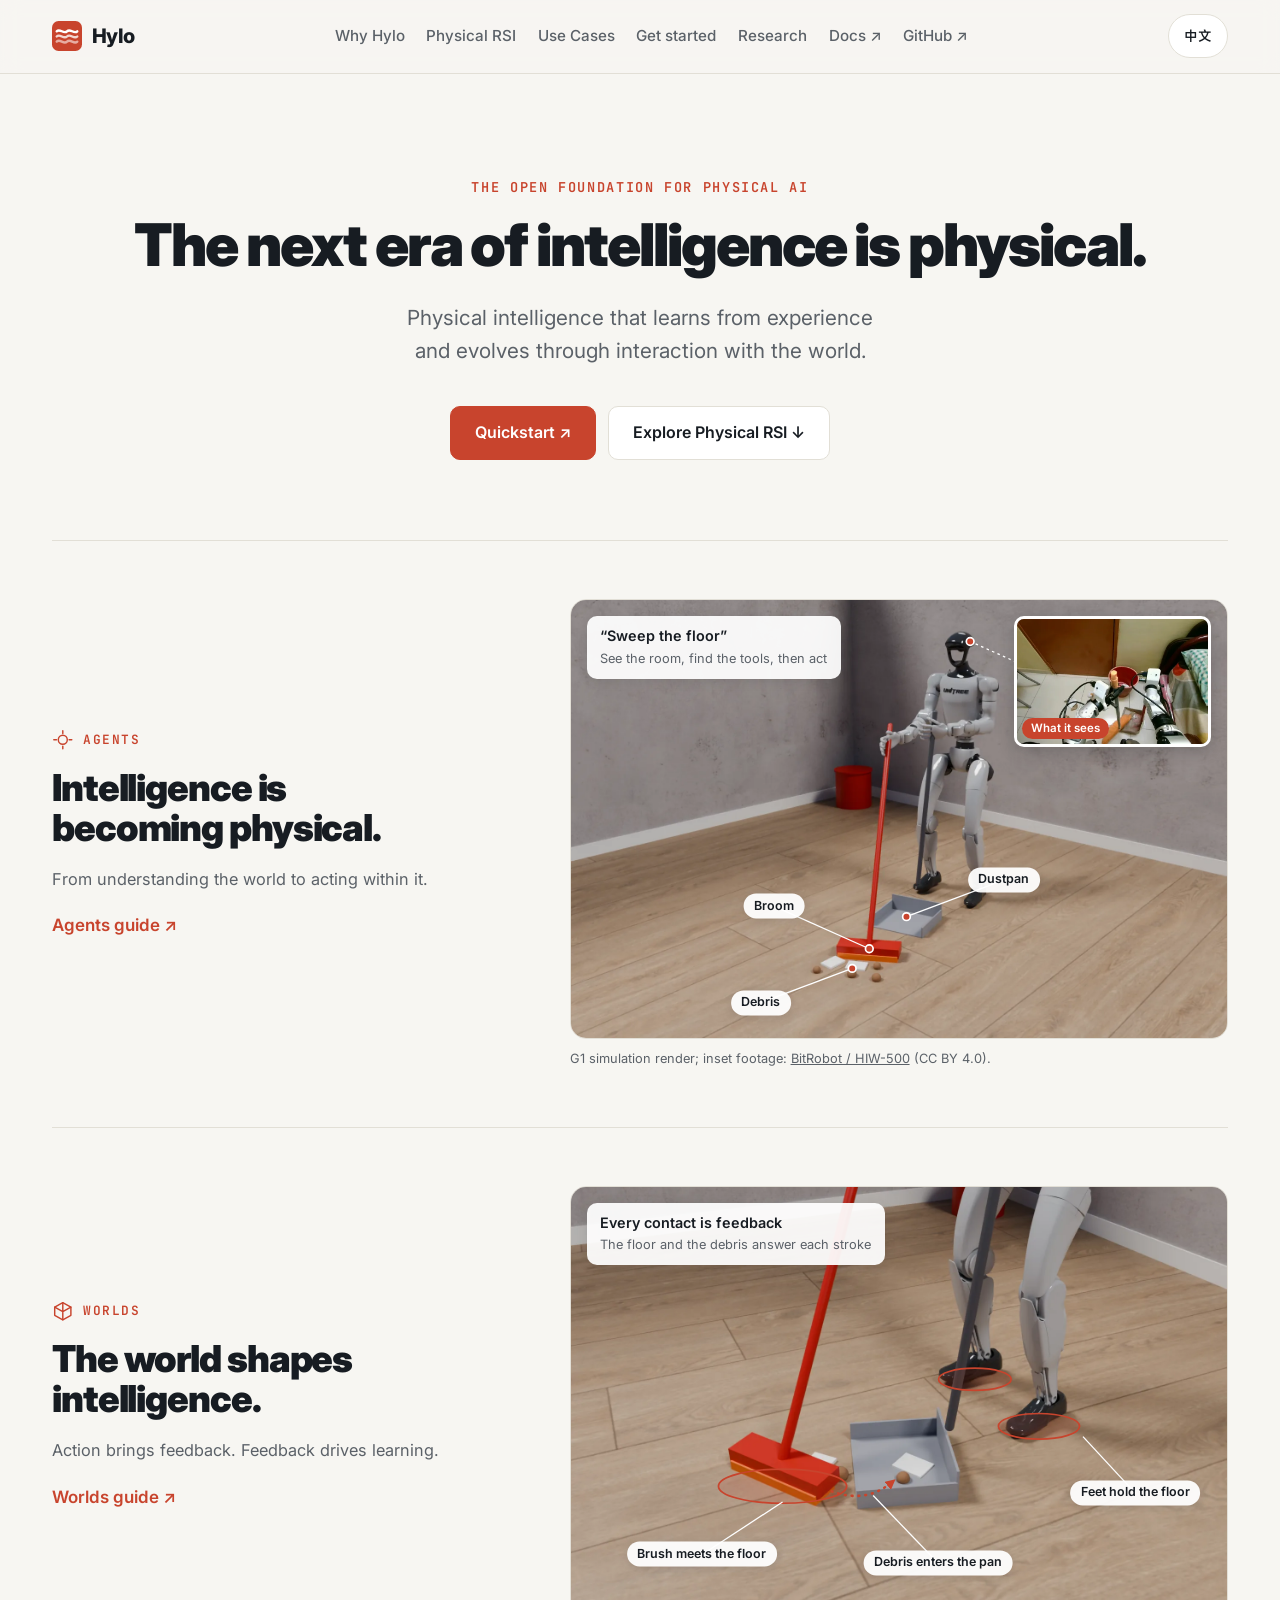
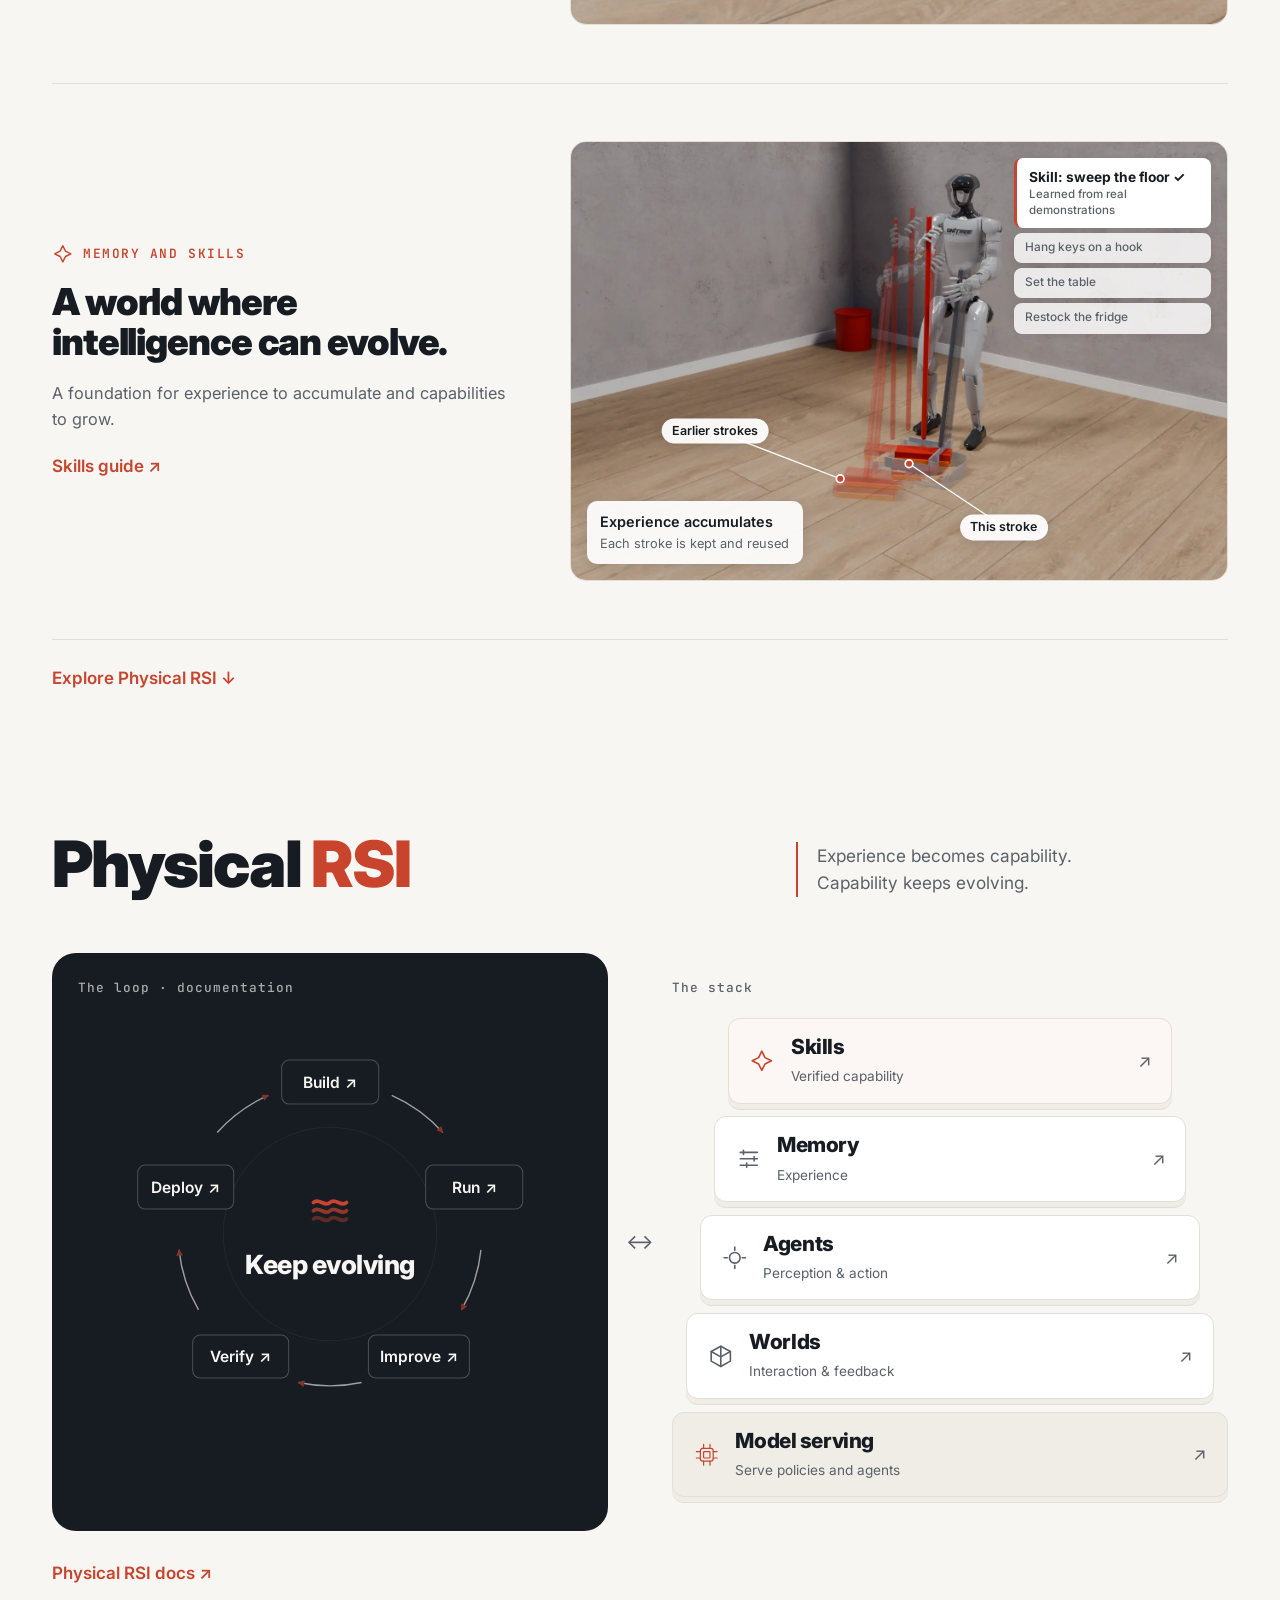
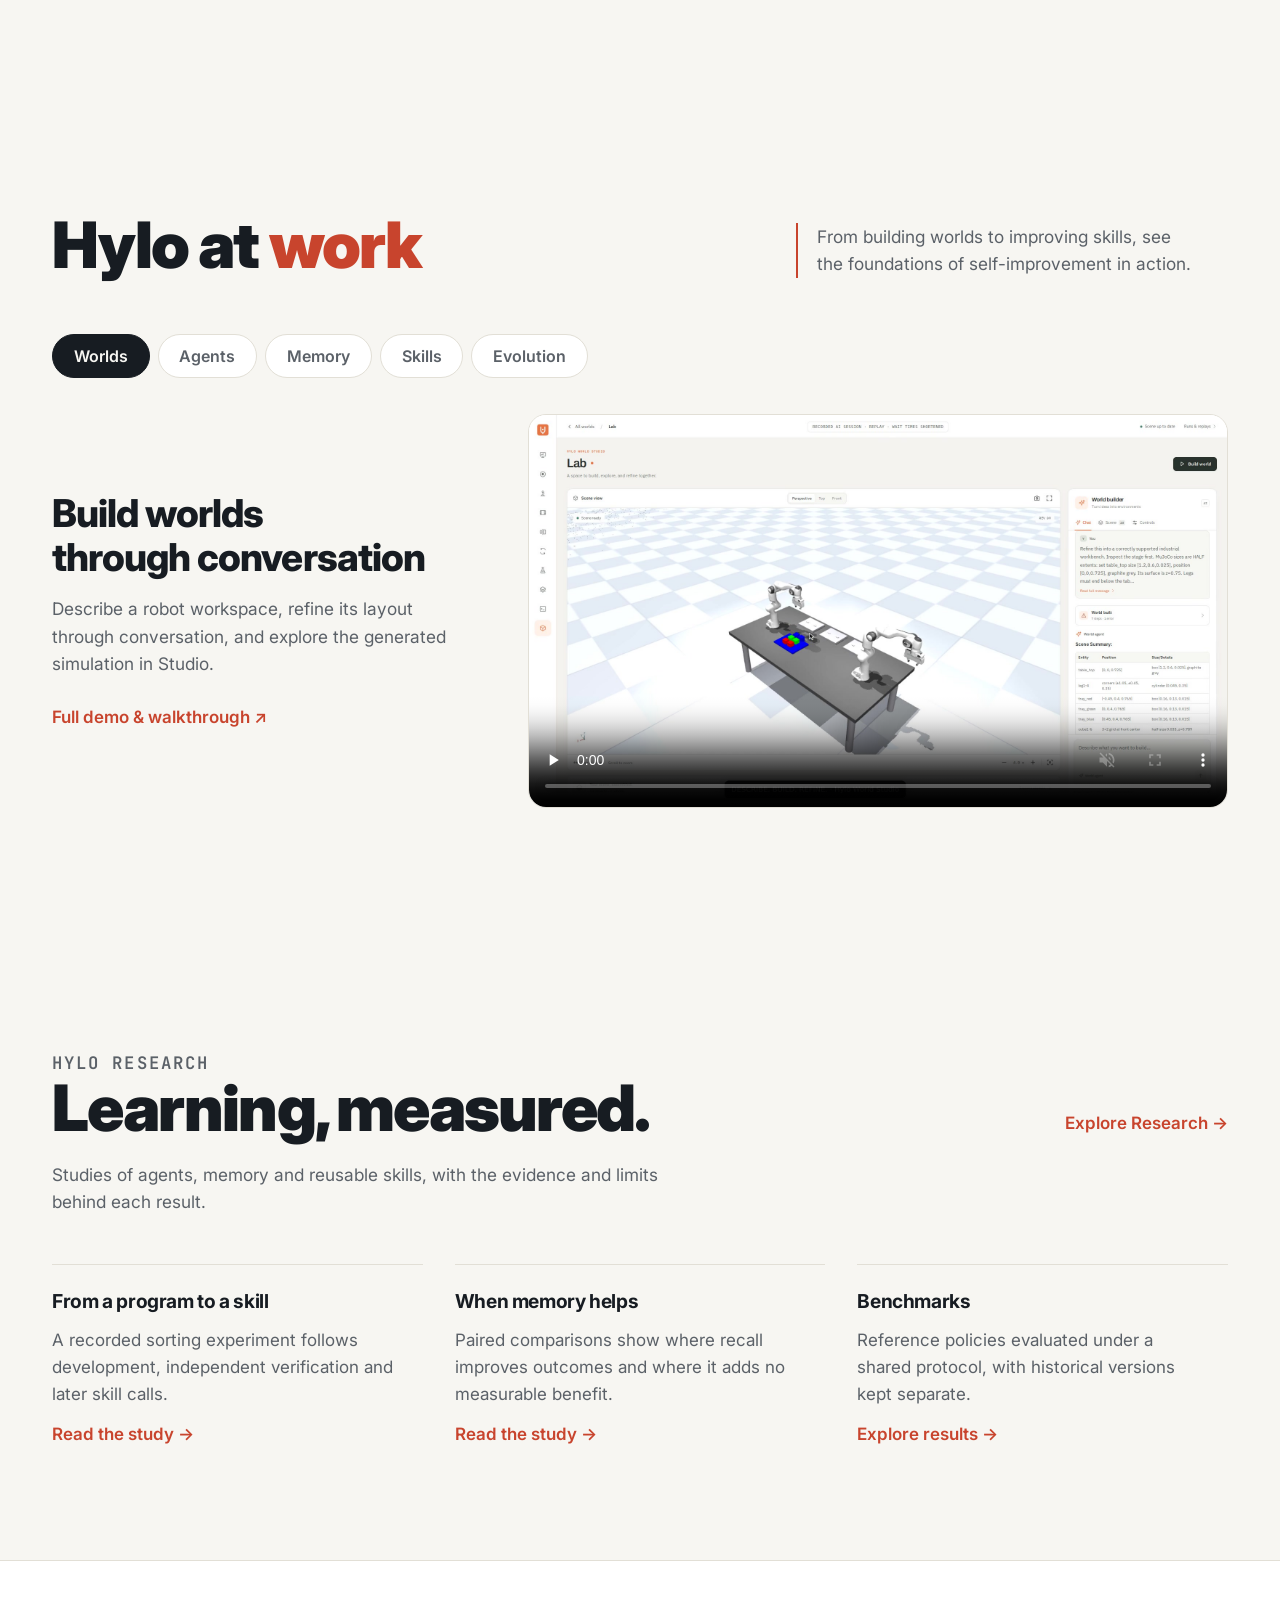
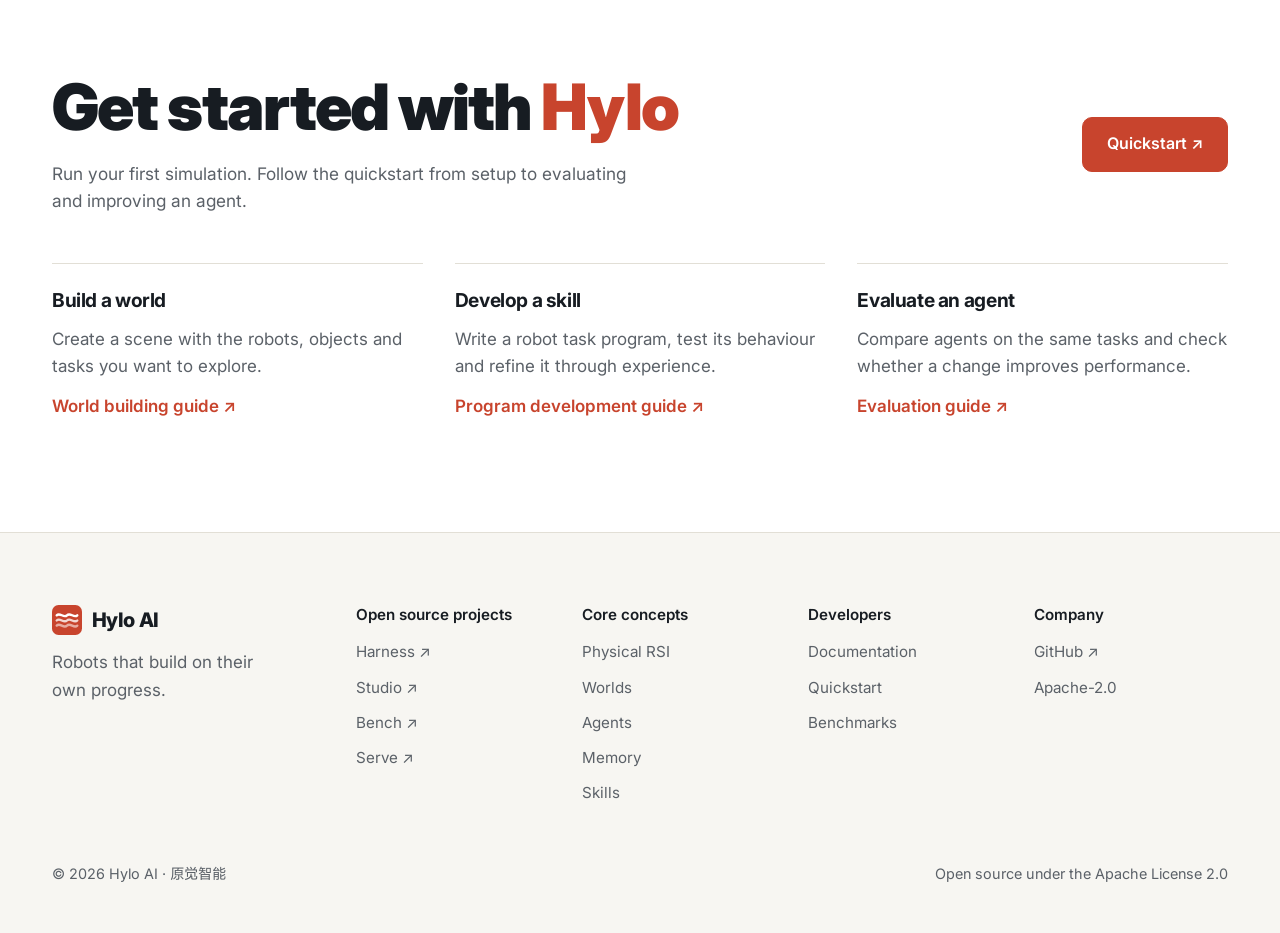
<file: index.html>
<!doctype html>
<html lang="en">
<head>
<meta charset="utf-8">
<meta name="viewport" content="width=device-width, initial-scale=1, viewport-fit=cover">
<title>Hylo AI</title>
<meta name="description" content="Physical intelligence that learns from experience and evolves through interaction with the world.">
<meta property="og:title" content="Hylo AI: the open foundation for physical AI">
<meta property="og:description" content="Physical intelligence that learns from experience and evolves through interaction with the world.">
<meta property="og:image" content="https://hyloai.github.io/assets/frame-6.jpg">
<link rel="icon" href="assets/logo.svg" type="image/svg+xml">
<link rel="preconnect" href="https://fonts.googleapis.com">
<link rel="preconnect" href="https://fonts.gstatic.com" crossorigin>
<link rel="stylesheet" href="https://fonts.googleapis.com/css2?family=Inter:wght@400;500;600;700;800;900&family=JetBrains+Mono:wght@400;500&display=swap">
<style>
/* Chinese: MiSans, self-hosted and subset to this page's characters (tools/subset_fonts.py) */
@font-face { font-family: "MiSans"; src: url("assets/fonts/misans-400.woff2") format("woff2"); font-weight: 400; font-display: swap; }
@font-face { font-family: "MiSans"; src: url("assets/fonts/misans-500.woff2") format("woff2"); font-weight: 500; font-display: swap; }
@font-face { font-family: "MiSans"; src: url("assets/fonts/misans-600.woff2") format("woff2"); font-weight: 600; font-display: swap; }
@font-face { font-family: "MiSans"; src: url("assets/fonts/misans-700.woff2") format("woff2"); font-weight: 700; font-display: swap; }
@font-face { font-family: "MiSans"; src: url("assets/fonts/misans-900.woff2") format("woff2"); font-weight: 800 900; font-display: swap; }
/* The page introduces the claim, the Physical RSI loop, five core concepts, recorded results, then a way in. Warm white, graphite, one cinnabar accent; few words per block. */
:root {
  --bg: #f7f6f2;
  --surface: #ffffff;
  --sunk: #efede6;
  --ink: #171c22;
  --muted: #5b6168;
  --line: #e2dfd6;
  --accent: #c8442d;
  --accent-ink: #ffffff;
  --kernel: #171c22;
  --kernel-ink: #f7f6f2;
  --figure: #ffffff;
  --font: "Inter", "MiSans", "PingFang SC", "Microsoft YaHei", "Helvetica Neue", Arial, sans-serif;
  --mono: "JetBrains Mono", "MiSans", ui-monospace, Menlo, Consolas, monospace;
  --wrap: 76rem;
}
@media (prefers-color-scheme: dark) {
  :root:not([data-theme="light"]) {
    --bg: #121416; --surface: #1a1d21; --sunk: #24282d; --ink: #eceae4; --muted: #a2a6ab; --line: #2b2f34;
    --accent: #e8664d; --accent-ink: #121416; --kernel: #eceae4; --kernel-ink: #121416;
    --figure: #f7f6f2; color-scheme: dark;
  }
}
:root[data-theme="dark"] {
  --bg: #121416; --surface: #1a1d21; --sunk: #24282d; --ink: #eceae4; --muted: #a2a6ab; --line: #2b2f34;
  --accent: #e8664d; --accent-ink: #121416; --kernel: #eceae4; --kernel-ink: #121416;
  --figure: #f7f6f2; color-scheme: dark;
}
* { box-sizing: border-box; }
html { scroll-behavior: smooth; -webkit-text-size-adjust: 100%; }
body { margin: 0; background: var(--bg); color: var(--ink); font: 400 17px/1.6 var(--font); }
html[lang="zh-CN"] body { line-height: 1.8; }
a { color: inherit; }
:focus-visible { outline: 2px solid var(--accent); outline-offset: 3px; border-radius: 3px; }
img { max-width: 100%; height: auto; display: block; }
/* keep a lone word or character off the last line of every paragraph */
p { text-wrap: pretty; }
/* short blocks: even lines, which also catches a lone Chinese character that pretty leaves behind */
.head p { text-wrap: balance; }
[hidden] { display: none !important; }
.wrap { max-width: var(--wrap); margin: 0 auto; padding-left: max(20px, env(safe-area-inset-left, 0px));
  padding-right: max(20px, env(safe-area-inset-right, 0px)); }
em { font-style: normal; color: var(--accent); }

/* navigation */
header.top { position: sticky; top: 0; z-index: 10; background: color-mix(in srgb, var(--bg) 90%, transparent);
  backdrop-filter: blur(10px); border-bottom: 1px solid var(--line); }
.top .wrap { display: flex; align-items: center; gap: 2rem; padding-block: .9rem; }
.brand { display: inline-flex; align-items: center; gap: .6rem; text-decoration: none; font: 800 1.25rem/1 var(--font);
  letter-spacing: -.02em; }
.brand img { width: 30px; height: 30px; }
nav.links { display: flex; gap: 1.35rem; margin: 0 auto; font-size: .95rem; font-weight: 500; }
nav.links a { color: var(--muted); text-decoration: none; }
nav.links a:hover { color: var(--ink); }
.menu-toggle { display: none; }
.lang, .menu-toggle { min-height: 44px; font: 600 .85rem var(--font); border: 1px solid var(--line); background: var(--surface); color: var(--ink);
  border-radius: 999px; padding: .38rem .95rem; cursor: pointer; }
.lang:hover, .menu-toggle:hover { border-color: var(--accent); }
@media (max-width: 1040px) {
  .top .wrap { flex-wrap: wrap; gap: .6rem; }
  .brand { order: 0; }
  .lang { order: 1; margin-left: auto; }
  .menu-toggle { display: inline-flex; align-items: center; justify-content: center; order: 2; }
  nav.links { display: none; order: 3; flex-basis: 100%; flex-direction: column; gap: 0;
    margin: .3rem 0 0; padding-top: .5rem; border-top: 1px solid var(--line);
    max-height: calc(100dvh - 5.5rem); overflow-y: auto; }
  .top.menu-open nav.links { display: flex; }
  nav.links a { padding: .65rem .4rem; min-height: 44px; }
}

/* buttons and links */
.btn { display: inline-flex; align-items: center; gap: .45rem; padding: .85rem 1.5rem; border-radius: 10px;
  font-weight: 600; font-size: 1rem; text-decoration: none; border: 1.5px solid var(--ink); }
.btn.primary { background: var(--accent); border-color: var(--accent); color: var(--accent-ink); }
.btn.primary:hover { filter: brightness(1.08); }
.btn.ghost { background: var(--surface); color: var(--ink); border-color: var(--line); }
.btn.ghost:hover { border-color: var(--ink); }
.more { color: var(--accent); font-weight: 600; text-decoration: none; white-space: nowrap; }
.more:hover { text-decoration: underline; text-underline-offset: 4px; }

/* hero */
.hero { padding-block: 6.5rem 5rem; text-align: center; }
h1 { font: 900 clamp(2.9rem, 7.2vw, 5.6rem)/1.02 var(--font); letter-spacing: -.035em; margin: 0 auto 1.6rem;
  max-width: 15ch; text-wrap: balance; }
html[lang="zh-CN"] h1 { letter-spacing: .01em; line-height: 1.18; max-width: none; font-size: clamp(2.2rem, 7.2vw, 5.6rem); }
.lede { font-size: clamp(1.1rem, 1.8vw, 1.3rem); color: var(--muted); max-width: 40rem; margin: 0 auto 2.4rem;
  text-wrap: balance; }
.cta { display: flex; flex-wrap: wrap; gap: .8rem; justify-content: center; }

.kicker { font: 600 .85rem var(--mono); letter-spacing: .12em; text-transform: uppercase; color: var(--accent);
  margin: 0 0 1.2rem; }

@media (max-width: 820px) { .hero { padding-block: 4rem 3.5rem; } }

/* hero headline */
.hero h1 { max-width: none; font-size: clamp(2.6rem, 6.4vw, 5.2rem); }
/* wide screens: the whole claim on one line */
@media (min-width: 1000px) {
  .hero h1, html[lang="zh-CN"] .hero h1 { font-size: clamp(2.6rem, 4.6vw, 3.8rem); white-space: nowrap; }
  .hero h1 br { display: none; }
}
html[lang="zh-CN"] .hero h1 { max-width: none; }

/* Why: each statement names the core concept it rests on (same icon as the stack below) and shows one recorded
   moment of the same Panda stacking task, from one camera: an agent acts, the world answers, a skill carries forward. */
#why { padding-top: 0; padding-bottom: 0; }
.thesis { border-top: 1px solid var(--line); display: grid; grid-template-columns: minmax(0, .85fr) minmax(0, 1.2fr);
  column-gap: clamp(2rem, 4vw, 3.5rem); align-items: center; padding-block: 3.6rem; }
.thesis .text { min-width: 0; max-width: 34rem; }
.concept { display: inline-flex; align-items: center; gap: .6rem; margin: 0 0 1.1rem; font: 600 .8rem var(--mono);
  letter-spacing: .12em; text-transform: uppercase; color: var(--accent); }
.concept svg { width: 1.35rem; height: 1.35rem; flex: none; }
.thesis h3 { margin: 0; font: 900 clamp(1.7rem, 2.9vw, 2.45rem)/1.08 var(--font); letter-spacing: -.03em; text-wrap: balance; }
html[lang="zh-CN"] .thesis h3 { letter-spacing: .01em; line-height: 1.3; font-size: clamp(1.45rem, 2.9vw, 2.45rem); }
.thesis .body p { margin: 1.1rem 0 1.3rem; color: var(--muted); font-size: 1.02rem; }
.thesis .shot { margin: 0; border: 0; background: transparent; border-radius: 0; overflow: visible; }
.thesis .frame { position: relative; border-radius: 16px; overflow: hidden; border: 1px solid var(--line); }
.thesis .frame img, .thesis .frame video { display: block; width: 100%; height: auto; aspect-ratio: 3 / 2; object-fit: cover; }
/* overlays: marks drawn in image pixels, labels placed in percent of the frame */
.marks { position: absolute; inset: 0; width: 100%; height: 100%; pointer-events: none; }
.marks .dot { fill: #c8442d; stroke: #fff; stroke-width: 4; }
.marks .lead { stroke: #fff; stroke-width: 3; }
.marks .dash { stroke-dasharray: 6 8; }
.marks .ring { fill: rgba(200, 68, 45, .14); stroke: #c8442d; stroke-width: 4; }
.marks .flow { fill: none; stroke: #c8442d; stroke-width: 6; stroke-linecap: round; stroke-dasharray: 2 14; }
.tag { position: absolute; left: var(--x); top: var(--y); transform: translate(-50%, -50%); padding: .28rem .65rem; border-radius: 999px;
  background: rgba(255, 255, 255, .94); color: #171c22; font: 600 .78rem/1.3 var(--font); white-space: nowrap;
  box-shadow: 0 2px 10px rgba(23, 28, 34, .12); }
.inset { position: absolute; right: 1rem; top: 1rem; width: 30%; margin: 0; }
.inset img { width: 100%; height: auto; border-radius: 10px; border: 3px solid #fff; box-shadow: 0 4px 16px rgba(23, 28, 34, .22); }
.inset span { position: absolute; left: .5rem; bottom: .5rem; padding: .2rem .55rem; border-radius: 999px; background: #c8442d; color: #fff;
  font: 600 .72rem/1.3 var(--font); }
.cards { position: absolute; right: 1rem; top: 1rem; width: 30%; display: grid; gap: .3rem; }
.card { margin: 0; padding: .45rem .7rem; border-radius: 8px; background: rgba(255, 255, 255, .82); color: #5b6168; font: 500 .74rem/1.35 var(--font);
  box-shadow: 0 2px 8px rgba(23, 28, 34, .08); }
.card.skill { background: #fff; color: #171c22; border-left: 3px solid #c8442d; padding: .6rem .75rem; }
.card.skill b { display: block; font-weight: 700; font-size: .86rem; }
.card.skill small { color: #5b6168; font-size: .72rem; }
@media (max-width: 720px) {
  .tag { font-size: .6rem; padding: .18rem .45rem; }
  .inset { right: .5rem; top: .5rem; width: 32%; } .inset span { font-size: .58rem; left: .3rem; bottom: .3rem; }
  .cards { right: .5rem; top: .5rem; width: 42%; gap: .2rem; } .card { font-size: .58rem; padding: .25rem .45rem; }
  .card.skill b { font-size: .64rem; } .card.skill small { display: none; }
}
/* the image is light in both themes, so the chip keeps fixed light colours */
.chip { position: absolute; left: 1rem; bottom: 1rem; max-width: calc(100% - 2rem); margin: 0; padding: .65rem .85rem;
  border-radius: 10px; background: rgba(255, 255, 255, .93); color: #171c22; box-shadow: 0 2px 12px rgba(23, 28, 34, .1);
  font: 600 .9rem/1.4 var(--font); }
.chip.top { top: 1rem; bottom: auto; }
.chip small { display: block; margin-top: .2rem; font: 400 .8rem/1.45 var(--font); color: #5b6168; }
.chip code { font: 500 .78rem var(--mono); color: #5b6168; }
.chip .verdict { display: inline-flex; align-items: center; gap: .45rem; }
.chip .verdict::before { content: ""; width: .55rem; height: .55rem; border-radius: 50%; background: var(--dot); }
.chip .fail { --dot: #b23030; }
.chip .pass { --dot: #228b54; }
.thesis figcaption { margin-top: .65rem; color: var(--muted); font-size: .8rem; }
.thesis-bridge { border-top: 1px solid var(--line); display: flex; align-items: center; justify-content: space-between;
  gap: 1.5rem; padding-block: 1.6rem; }
@media (max-width: 720px) { .thesis { grid-template-columns: minmax(0, 1fr); row-gap: 1.6rem; padding-block: 2.6rem; }
  .chip { left: .6rem; bottom: .6rem; max-width: calc(100% - 1.2rem); padding: .5rem .65rem; font-size: .8rem; }
  .chip.top { top: .6rem; bottom: auto; }
  .chip { max-width: 56%; } .chip small { display: none; }
  .thesis-bridge { align-items: flex-start; flex-direction: column; gap: .5rem; } }

/* section headings */
section { padding-block: 7rem; scroll-margin-top: 6rem; }
.head { display: grid; grid-template-columns: minmax(0, 1fr) minmax(0, 27rem); gap: 3rem; align-items: end; margin-bottom: 3.5rem; }
h2 { font: 900 clamp(2.3rem, 5vw, 4rem)/1.05 var(--font); letter-spacing: -.03em; margin: 0; text-wrap: balance; }
html[lang="zh-CN"] h2 { letter-spacing: .01em; line-height: 1.25; }
.head p { margin: 0; color: var(--muted); font-size: 1.08rem; border-left: 2px solid var(--accent); padding-left: 1.2rem; }
@media (max-width: 820px) { .head { grid-template-columns: minmax(0, 1fr); gap: 1.4rem; } section { padding-block: 4.5rem; } }

/* Physical RSI: a closed loop beside a layered capability stack. */
#loop, #stack { scroll-margin-top: 6rem; }
.rsi-system { display: grid; grid-template-columns: 1fr 1fr; gap: clamp(2rem, 5vw, 4.5rem); align-items: stretch; }
.orbit-panel { background: var(--kernel); color: var(--kernel-ink); border-radius: 24px; padding: 1.6rem; }
.diagram-label { margin: 0; font: 500 .8rem var(--mono); letter-spacing: .08em; }
.orbit-panel .diagram-label { opacity: .65; }
.orbit { position: relative; width: 100%; max-width: 460px; aspect-ratio: 1; margin: .5rem auto 0; }
.orbit-track { position: absolute; inset: 0; width: 100%; height: 100%; overflow: visible; }
.orbit-track .guide { fill: none; stroke: currentColor; opacity: .06; stroke-width: 1; }
.orbit-track .arc { fill: none; stroke: currentColor; opacity: .6; stroke-width: 1.5; }
.orbit-track marker path { fill: var(--accent); }
.orbit-center { position: absolute; inset: 34%; display: flex; flex-direction: column; align-items: center; justify-content: center; gap: .9rem; text-align: center; pointer-events: none; }
.orbit-center svg { width: 3rem; height: 3rem; color: var(--accent); }
.orbit-center strong { font: 800 clamp(1.15rem, 2.3vw, 1.65rem)/1.25 var(--font); white-space: nowrap; letter-spacing: -.02em; }
.orbit-steps { list-style: none; margin: 0; padding: 0; }
.orbit-steps li { position: absolute; left: var(--x); top: var(--y); transform: translate(-50%, -50%); }
.orbit-step { display: inline-flex; align-items: center; justify-content: center; gap: .3rem; min-height: 2.8rem; min-width: 6.1rem; padding: .5rem .7rem; border-radius: 8px;
  border: 1px solid color-mix(in srgb, var(--kernel-ink) 23%, transparent); background: var(--kernel); color: var(--kernel-ink);
  text-decoration: none; font: 600 .97rem var(--font); scroll-margin-top: 6rem; transition: color .18s, border-color .18s, background .18s; }
.orbit-step:hover, .orbit-step:focus-visible, .orbit-step:target { border-color: var(--accent); background: var(--accent); color: var(--accent-ink); }
.stack-panel { position: relative; display: flex; flex-direction: column; padding-block: 1.6rem; }
.stack-panel::before { content: "↔"; position: absolute; left: calc(clamp(2rem, 5vw, 4.5rem) / -2); top: 50%; transform: translate(-50%, -50%); color: var(--muted); font-size: 1.3rem; }
.stack-panel .diagram-label { color: var(--muted); }
.stack-layers { display: flex; flex-direction: column; align-items: center; gap: .8rem; margin: auto 0; padding-block: 1.4rem .5rem; }
.stack-layer { width: var(--width); min-height: 5rem; display: grid; grid-template-columns: 1.6rem minmax(0, 1fr) auto; column-gap: 1rem; align-items: center;
  padding: 1rem 1.3rem; border: 1px solid var(--line); border-radius: 12px; background: var(--surface); text-decoration: none;
  box-shadow: 0 5px 0 var(--sunk), 0 6px 0 var(--line); transition: transform .18s, border-color .18s; }
.stack-layer svg { width: 1.6rem; height: 1.6rem; color: var(--muted); }
.stack-layer .layer-name { font: 800 1.3rem/1.2 var(--font); letter-spacing: -.02em; }
.stack-layer .layer-role { display: block; color: var(--muted); font: 400 .85rem/1.5 var(--font); margin-top: .25rem; }
.stack-layer .layer-arrow { color: var(--muted); font-size: 1.1rem; }
.stack-layer:first-child { background: color-mix(in srgb, var(--accent) 5%, var(--surface)); }
.stack-layer:first-child svg { color: var(--accent); }
.stack-layer.engine-layer { background: var(--sunk); }
.stack-layer.engine-layer svg { color: var(--accent); }
.stack-layer:hover, .stack-layer:focus-visible { border-color: var(--accent); transform: translateY(-3px); }
.stack-layer:hover .layer-name, .stack-layer:focus-visible .layer-name { color: var(--accent); }
.rsi-more { margin: 1.8rem 0 0; }
@media (max-width: 820px) {
  .rsi-system { grid-template-columns: minmax(0, 1fr); gap: 2.2rem; }
  .orbit-panel { padding: 1.4rem; }
  .orbit { max-width: 430px; }
  .stack-panel { padding: 0; max-width: 520px; width: 100%; margin-inline: auto; }
  .stack-panel::before { display: none; }
  .stack-layers { padding-block: 1.4rem .5rem; }
  .rsi-more { margin-top: 2rem; }
}
@media (max-width: 420px) {
  .orbit-panel { padding: 1rem; border-radius: 18px; }
  .orbit-step { min-width: 4.7rem; min-height: 2.4rem; padding: .4rem .5rem; font-size: .8rem; }
  .orbit-center { gap: .5rem; }
  .orbit-center svg { width: 2.2rem; height: 2.2rem; }
  .orbit-center strong { font-size: 1rem; }
  .stack-layer { min-height: 4.6rem; padding: .9rem 1rem; column-gap: .8rem; }
  .stack-layer .layer-name { font-size: 1.15rem; }
}
.rsi-system:has(.stack-layer[data-stages~="build"]:is(:hover, :focus-visible)) #rsi-build { border-color: var(--accent); background: var(--accent); color: var(--accent-ink); }
.rsi-system:has(#rsi-build:is(:hover, :focus-visible, :target)) .stack-layer[data-stages~="build"] { border-color: var(--accent); }
.rsi-system:has(.stack-layer[data-stages~="run"]:is(:hover, :focus-visible)) #rsi-run { border-color: var(--accent); background: var(--accent); color: var(--accent-ink); }
.rsi-system:has(#rsi-run:is(:hover, :focus-visible, :target)) .stack-layer[data-stages~="run"] { border-color: var(--accent); }
.rsi-system:has(.stack-layer[data-stages~="improve"]:is(:hover, :focus-visible)) #rsi-improve { border-color: var(--accent); background: var(--accent); color: var(--accent-ink); }
.rsi-system:has(#rsi-improve:is(:hover, :focus-visible, :target)) .stack-layer[data-stages~="improve"] { border-color: var(--accent); }
.rsi-system:has(.stack-layer[data-stages~="verify"]:is(:hover, :focus-visible)) #rsi-verify { border-color: var(--accent); background: var(--accent); color: var(--accent-ink); }
.rsi-system:has(#rsi-verify:is(:hover, :focus-visible, :target)) .stack-layer[data-stages~="verify"] { border-color: var(--accent); }
.rsi-system:has(.stack-layer[data-stages~="deploy"]:is(:hover, :focus-visible)) #rsi-deploy { border-color: var(--accent); background: var(--accent); color: var(--accent-ink); }
.rsi-system:has(#rsi-deploy:is(:hover, :focus-visible, :target)) .stack-layer[data-stages~="deploy"] { border-color: var(--accent); }
@media (prefers-reduced-motion: reduce) { .orbit-step, .stack-layer { transition: none; } .stack-layer:hover, .stack-layer:focus-visible { transform: none; } }

/* examples */
.tabs { display: flex; flex-wrap: wrap; gap: .5rem; margin-bottom: 2.2rem; }
.tabs button { font: 600 1rem var(--font); padding: .7rem 1.3rem; border-radius: 999px; border: 1px solid var(--line);
  background: var(--surface); color: var(--muted); cursor: pointer; }
.tabs button[aria-selected="true"] { background: var(--ink); border-color: var(--ink); color: var(--bg); }
.panel { display: grid; grid-template-columns: minmax(0, .75fr) minmax(0, 1.25fr); gap: 3.5rem; align-items: center; }
.panel h3 { font: 800 clamp(1.7rem, 3vw, 2.4rem)/1.15 var(--font); letter-spacing: -.025em; margin: 0 0 1rem; text-wrap: balance; }
html[lang="zh-CN"] .panel h3 { letter-spacing: .01em; line-height: 1.35; }
.panel p { margin: 0 0 1.6rem; color: var(--muted); font-size: 1.08rem; }
.shot { border-radius: 18px; overflow: hidden; border: 1px solid var(--line); background: var(--figure); }
.shot.pad { padding: 1rem; }
.bars { background: var(--surface); border: 1px solid var(--line); border-radius: 18px; padding: 2rem; display: grid; gap: 1.5rem; }
.legend { display: flex; flex-wrap: wrap; gap: 1.4rem; font-size: .92rem; color: var(--muted); }
.legend i { display: inline-block; width: .8rem; height: .8rem; border-radius: 3px; margin-right: .45rem; vertical-align: -1px; }
.row h4 { margin: 0 0 .6rem; font: 600 1rem var(--font); }
.bar { display: grid; grid-template-columns: minmax(0, 1fr) 3.4rem; gap: .8rem; align-items: center; margin-bottom: .4rem; }
.bar div { height: 1.1rem; border-radius: 4px; background: var(--sunk); overflow: hidden; }
.bar div span { display: block; height: 100%; border-radius: 4px; }
.bar b { font: 600 .92rem var(--mono); text-align: right; }
.parent { background: color-mix(in srgb, var(--muted) 60%, transparent); }
.cand { background: var(--accent); }
.bars .note { margin: 0; font-weight: 600; display: flex; align-items: center; gap: .6rem; }
.bars .note::before { content: ""; width: .6rem; height: .6rem; border-radius: 50%; background: var(--accent); }
@media (max-width: 900px) { .panel { grid-template-columns: minmax(0, 1fr); gap: 2rem; } }

/* getting started */
#start { background: var(--surface); border-top: 1px solid var(--line); scroll-margin-top: 6rem; }
.start-intro { display: flex; align-items: center; justify-content: space-between; gap: 2rem; margin-bottom: 3rem; }
.start-intro p { color: var(--muted); max-width: 38rem; margin: 1.2rem 0 0; font-size: 1.08rem; }
.start-intro .btn { flex-shrink: 0; }
.paths { display: grid; grid-template-columns: repeat(3, minmax(0, 1fr)); gap: 2rem; }
.path { border-top: 1px solid var(--line); padding-top: 1.5rem; display: flex; flex-direction: column; gap: .8rem; }
.path h3 { font: 700 1.2rem/1.3 var(--font); letter-spacing: -.02em; margin: 0; }
html[lang="zh-CN"] .path h3 { letter-spacing: .01em; }
.path p { margin: 0; color: var(--muted); flex: 1; }
@media (max-width: 820px) {
  .start-intro { flex-direction: column; align-items: flex-start; }
  .paths { grid-template-columns: minmax(0, 1fr); }
}

/* footer */
footer { padding-block: 4.5rem 3rem; border-top: 1px solid var(--line); }
.foot { display: grid; grid-template-columns: minmax(0, 1.4fr) repeat(4, minmax(0, 1fr)); gap: 2rem; }
.foot .brand { margin-bottom: .9rem; }
.foot .claim { color: var(--muted); margin: 0; max-width: 18rem; }
.foot h4 { margin: 0 0 .9rem; font: 600 .95rem var(--font); }
.foot ul { list-style: none; margin: 0; padding: 0; display: grid; gap: .5rem; }
.foot ul a { color: var(--muted); text-decoration: none; font-size: .95rem; }
.foot ul a:hover { color: var(--accent); }
.legal { margin-top: 3.5rem; display: flex; flex-wrap: wrap; justify-content: space-between; gap: 1rem; color: var(--muted); font-size: .9rem; }
@media (max-width: 900px) { .foot { grid-template-columns: repeat(2, minmax(0, 1fr)); } .foot > div:first-child { grid-column: 1 / -1; } }
@media (prefers-reduced-motion: reduce) { html { scroll-behavior: auto; } }

/* Chinese typography: Bold rather than Heavy for display text, no monospace tracking on labels,
   headings break only at punctuation */
html[lang="zh-CN"] :is(h1, h2, .thesis h3, .panel h3) { font-weight: 700; }
html[lang="zh-CN"] :is(.orbit-center strong, .stack-layer .layer-name) { font-weight: 700; }
html[lang="zh-CN"] :is(h1, h2, h3) { word-break: keep-all; overflow-wrap: anywhere; }
html[lang="zh-CN"] :is(.kicker, .concept, .diagram-label) { font-family: var(--font); font-weight: 500; letter-spacing: .04em;
  text-transform: none; }
html[lang="zh-CN"] .kicker { font-size: .95rem; }
html[lang="zh-CN"] .concept { font-size: .9rem; }
</style>
</head>
<body>
<header class="top">
  <div class="wrap">
    <a class="brand" href="#"><img src="assets/logo.svg" alt="" width="30" height="30">Hylo</a>
    <button class="menu-toggle" id="menu-toggle" type="button" aria-controls="site-nav" aria-expanded="false" data-i18n="nav.menu">Menu</button>
    <nav class="links" id="site-nav" aria-label="Main navigation" data-i18n-aria-label="nav.label">
      <a href="#why" data-i18n="nav.why">Why Hylo</a>
      <a href="#loop" data-i18n="nav.loop">Physical RSI</a>
      <a href="#work" data-i18n="nav.work">Use Cases</a>
      <a href="#start" data-i18n="nav.start">Get started</a>
      <a href="/research/" data-i18n="nav.research">Research</a>
      <a href="https://hyloai.github.io/hylo-docs/" data-i18n="nav.docs">Docs ↗</a>
      <a href="https://github.com/HyloAI">GitHub ↗</a>
    </nav>
    <button class="lang" id="lang" type="button" aria-label="切换到中文">中文</button>
  </div>
</header>
<main>
<div class="hero">
  <div class="wrap">
    <p class="kicker" data-i18n="hero.kicker">The open foundation for physical AI</p>
    <h1 data-i18n="hero.title">The next era of intelligence <br>is physical.</h1>
    <p class="lede" data-i18n="hero.lede">Physical intelligence that learns from experience and evolves through interaction with the world.</p>
    <div class="cta">
      <a class="btn primary" href="https://hyloai.github.io/hylo-docs/getting-started/quickstart/" data-i18n="hero.start">Quickstart ↗</a>
      <a class="btn ghost" href="#loop" data-i18n="hero.stack">Explore Physical RSI ↓</a>
    </div>
  </div>
</div>

<section id="why" tabindex="-1">
  <div class="wrap">
    <article class="thesis">
      <div class="text">
        <p class="concept"><svg viewBox="0 0 24 24" fill="none" stroke="currentColor" stroke-width="1.6" stroke-linecap="round" stroke-linejoin="round" aria-hidden="true"><circle cx="12" cy="12" r="5"/><path d="M12 2v3M12 19v3M2 12h3M19 12h3"/></svg><span data-i18n="w1.c">Agents</span></p>
        <h3 data-i18n="w1.t">Intelligence is becoming physical.</h3>
        <div class="body">
          <p data-i18n="w1.d">From understanding the world to acting within it.</p>
          <a class="more" href="https://hyloai.github.io/hylo-docs/user-guide/agents/" data-i18n="w1.more">Agents guide ↗</a>
        </div>
      </div>
      <figure class="shot">
        <div class="frame">
          <img src="assets/thesis-act.webp" data-i18n-alt="w1.alt" alt="A G1 humanoid sweeps a room; its broom, dustpan and the debris on the floor are labelled, and an inset shows the real robot's head camera." width="1536" height="1024" loading="lazy" decoding="async">
          <svg class="marks" viewBox="0 0 1536 1024" aria-hidden="true"><defs><marker id="a1" viewBox="0 0 10 10" refX="6" refY="5" markerWidth="4" markerHeight="4" orient="auto"><path d="M0 0L10 5L0 10Z" fill="#c8442d"/></marker></defs><line class="lead" x1="698" y1="816" x2="476" y2="717"/><circle class="dot" cx="698" cy="816" r="9"/><line class="lead" x1="785" y1="741" x2="1014" y2="655"/><circle class="dot" cx="785" cy="741" r="9"/><line class="lead" x1="658" y1="862" x2="445" y2="942"/><circle class="dot" cx="658" cy="862" r="9"/><line class="lead dash" x1="934" y1="97" x2="1037" y2="143"/><circle class="dot" cx="934" cy="97" r="9"/></svg>
          <span class="tag" style="--x:31%;--y:70%" data-i18n="w1.t1">Broom</span><span class="tag" style="--x:66%;--y:64%" data-i18n="w1.t2">Dustpan</span><span class="tag" style="--x:29%;--y:92%" data-i18n="w1.t3">Debris</span>
          <div class="inset"><img src="assets/thesis-act-headcam.webp" alt="" width="640" height="480" loading="lazy"><span data-i18n="w1.t4">What it sees</span></div>
          <p class="chip top"><span data-i18n="w1.chip">“Sweep the floor”</span><small data-i18n="w1.chips">See the room, find the tools, then act</small></p>
        </div>
        <figcaption data-i18n="w1.cap">G1 simulation render; inset footage: <a href="https://huggingface.co/datasets/BitRobot/HIW-500-LeRobot">BitRobot / HIW-500</a> (CC BY 4.0).</figcaption>
      </figure>
    </article>
    <article class="thesis">
      <div class="text">
        <p class="concept"><svg viewBox="0 0 24 24" fill="none" stroke="currentColor" stroke-width="1.6" stroke-linecap="round" stroke-linejoin="round" aria-hidden="true"><path d="M12 3l9 5v9l-9 5-9-5V8Z"/><path d="M3 8l9 5 9-5M12 13v9M12 3v10"/></svg><span data-i18n="w2.c">Worlds</span></p>
        <h3 data-i18n="w2.t">The world shapes intelligence.</h3>
        <div class="body">
          <p data-i18n="w2.d">Action brings feedback. Feedback drives learning.</p>
          <a class="more" href="https://hyloai.github.io/hylo-docs/user-guide/worlds/" data-i18n="w2.more">Worlds guide ↗</a>
        </div>
      </div>
      <figure class="shot">
        <div class="frame">
          <img src="assets/thesis-feedback.webp" data-i18n-alt="w2.alt" alt="Close-up: the robot's feet on the floor and its broom pushing debris into the dustpan, with the contacts and the debris path marked." width="1536" height="1024" loading="lazy" decoding="async">
          <svg class="marks" viewBox="0 0 1536 1024" aria-hidden="true"><defs><marker id="a2" viewBox="0 0 10 10" refX="6" refY="5" markerWidth="4" markerHeight="4" orient="auto"><path d="M0 0L10 5L0 10Z" fill="#c8442d"/></marker></defs><ellipse class="ring" cx="1095" cy="560" rx="95" ry="30"/><ellipse class="ring" cx="945" cy="450" rx="85" ry="26"/><ellipse class="ring" cx="495" cy="700" rx="150" ry="40"/><path class="flow" d="M610 712 Q690 742 752 690" marker-end="url(#a2)"/><line class="lead" x1="1198" y1="584" x2="1321" y2="717"/><line class="lead" x1="495" y1="737" x2="307" y2="860"/><line class="lead" x1="707" y1="722" x2="860" y2="881"/></svg>
          <span class="tag" style="--x:86%;--y:70%" data-i18n="w2.t1">Feet hold the floor</span><span class="tag" style="--x:20%;--y:84%" data-i18n="w2.t2">Brush meets the floor</span><span class="tag" style="--x:56%;--y:86%" data-i18n="w2.t3">Debris enters the pan</span>
          <p class="chip top"><span data-i18n="w2.chip">Every contact is feedback</span><small data-i18n="w2.chips">The floor and the debris answer each stroke</small></p>
        </div>
      </figure>
    </article>
    <article class="thesis">
      <div class="text">
        <p class="concept"><svg viewBox="0 0 24 24" fill="none" stroke="currentColor" stroke-width="1.6" stroke-linecap="round" stroke-linejoin="round" aria-hidden="true"><path d="M12 3l3 6 6 3-6 3-3 6-3-6-6-3 6-3Z"/></svg><span data-i18n="w3.c">Memory and skills</span></p>
        <h3 data-i18n="w3.t">A world where intelligence can evolve.</h3>
        <div class="body">
          <p data-i18n="w3.d">A foundation for experience to accumulate and capabilities to grow.</p>
          <a class="more" href="https://hyloai.github.io/hylo-docs/user-guide/skills/" data-i18n="w3.more">Skills guide ↗</a>
        </div>
      </div>
      <figure class="shot">
        <div class="frame">
          <img src="assets/thesis-evolve.webp" data-i18n-alt="w3.alt" alt="Seven moments of one sweeping stroke layered as fading traces, with a stack of experience cards; the top card is the sweeping skill." width="1536" height="1024" loading="lazy" decoding="async">
          <svg class="marks" viewBox="0 0 1536 1024" aria-hidden="true"><defs><marker id="a3" viewBox="0 0 10 10" refX="6" refY="5" markerWidth="4" markerHeight="4" orient="auto"><path d="M0 0L10 5L0 10Z" fill="#c8442d"/></marker></defs><line class="lead" x1="630" y1="788" x2="338" y2="676"/><circle class="dot" cx="630" cy="788" r="9"/><line class="lead" x1="791" y1="753" x2="1014" y2="901"/><circle class="dot" cx="791" cy="753" r="9"/></svg>
          <span class="tag" style="--x:22%;--y:66%" data-i18n="w3.t1">Earlier strokes</span><span class="tag" style="--x:66%;--y:88%" data-i18n="w3.t2">This stroke</span>
          <div class="cards" aria-label="Experience">
            <p class="card skill"><b data-i18n="w3.k1">Skill: sweep the floor ✓</b><small data-i18n="w3.k1s">Learned from real demonstrations</small></p>
            <p class="card" data-i18n="w3.k2">Hang keys on a hook</p>
            <p class="card" data-i18n="w3.k3">Set the table</p>
            <p class="card" data-i18n="w3.k4">Restock the fridge</p>
          </div>
          <p class="chip"><span data-i18n="w3.chip">Experience accumulates</span><small data-i18n="w3.chips">Each stroke is kept and reused</small></p>
        </div>
      </figure>
    </article>
    <div class="thesis-bridge">
      <a class="more" href="#loop" data-i18n="why.more">Explore Physical RSI ↓</a>
    </div>
  </div>
</section>

<section id="loop" aria-labelledby="rsi-title" tabindex="-1">
  <div class="wrap">
    <div class="head">
      <h2 id="rsi-title" data-i18n="loop.title">Physical <em>RSI</em></h2>
      <p data-i18n="loop.lede">Experience becomes capability. Capability keeps evolving.</p>
    </div>
    <div class="rsi-system">
      <div class="orbit-panel">
        <h3 class="diagram-label" data-i18n="loop.orbit">The loop · documentation</h3>
        <div class="orbit">
          <svg class="orbit-track" viewBox="0 0 500 500" aria-hidden="true">
            <defs><marker id="rsi-arrow" viewBox="0 0 10 10" refX="8" refY="5" markerWidth="6" markerHeight="6" orient="auto"><path d="M1 1L9 5L1 9Z"/></marker></defs>
            <circle class="guide" cx="250" cy="250" r="116"/>
            <path class="arc" d="M317.11 99.26 A165 165 0 0 1 372.62 139.59" marker-end="url(#rsi-arrow)"/>
            <path class="arc" d="M414.10 267.25 A165 165 0 0 1 392.89 332.50" marker-end="url(#rsi-arrow)"/>
            <path class="arc" d="M284.31 411.39 A165 165 0 0 1 215.69 411.39" marker-end="url(#rsi-arrow)"/>
            <path class="arc" d="M107.11 332.50 A165 165 0 0 1 85.90 267.25" marker-end="url(#rsi-arrow)"/>
            <path class="arc" d="M127.38 139.59 A165 165 0 0 1 182.89 99.26" marker-end="url(#rsi-arrow)"/>
          </svg>
          <div class="orbit-center">
            <svg viewBox="0 0 64 64" fill="none" stroke="currentColor" stroke-width="5" stroke-linecap="round" aria-hidden="true"><path d="M10 22c7-7 15 7 22 0s15 7 22 0"/><path d="M10 33c7-7 15 7 22 0s15 7 22 0" opacity=".7"/><path d="M10 44c7-7 15 7 22 0s15 7 22 0" opacity=".4"/></svg>
            <strong data-i18n="loop.evolve">Keep evolving</strong>
          </div>
          <ol class="orbit-steps">
            <li style="--x:50.00%;--y:17.00%"><a class="orbit-step" id="rsi-build" href="https://hyloai.github.io/hylo-docs/user-guide/worlds/" aria-label="Read the world building guide" data-i18n-aria-label="s1.link"><span data-i18n="s1.t">Build</span><span aria-hidden="true"> ↗</span></a></li>
            <li style="--x:81.38%;--y:39.80%"><a class="orbit-step" id="rsi-run" href="https://hyloai.github.io/hylo-docs/user-guide/agents/" aria-label="Read the agent execution guide" data-i18n-aria-label="s2.link"><span data-i18n="s2.t">Run</span><span aria-hidden="true"> ↗</span></a></li>
            <li style="--x:69.40%;--y:76.70%"><a class="orbit-step" id="rsi-improve" href="https://hyloai.github.io/hylo-docs/physical-rsi/#what-improves" aria-label="Read about improving capabilities" data-i18n-aria-label="s3.link"><span data-i18n="s3.t">Improve</span><span aria-hidden="true"> ↗</span></a></li>
            <li style="--x:30.60%;--y:76.70%"><a class="orbit-step" id="rsi-verify" href="https://hyloai.github.io/hylo-docs/user-guide/campaigns/" aria-label="Read the verification and promotion guide" data-i18n-aria-label="s4.link"><span data-i18n="s4.t">Verify</span><span aria-hidden="true"> ↗</span></a></li>
            <li style="--x:18.62%;--y:39.80%"><a class="orbit-step" id="rsi-deploy" href="https://hyloai.github.io/hylo-docs/user-guide/deployment/" aria-label="Read the deployment guide" data-i18n-aria-label="s5.link"><span data-i18n="s5.t">Deploy</span><span aria-hidden="true"> ↗</span></a></li>
          </ol>
        </div>
      </div>
      <div class="stack-panel" id="stack">
        <h3 class="diagram-label" data-i18n="loop.stack">The stack</h3>
        <div class="stack-layers">
          <a class="stack-layer" data-stages="run improve verify deploy" style="--width:80%" href="https://hyloai.github.io/hylo-docs/user-guide/skills/">
            <svg viewBox="0 0 24 24" fill="none" stroke="currentColor" stroke-width="1.5" stroke-linecap="round" stroke-linejoin="round" aria-hidden="true"><path d="M12 3l3 6 6 3-6 3-3 6-3-6-6-3 6-3Z"/></svg>
            <span><span class="layer-name" data-i18n="c5.t">Skills</span><span class="layer-role" data-i18n="c5.d">Verified capability</span></span>
            <span class="layer-arrow" aria-hidden="true">↗</span>
          </a>
          <a class="stack-layer" data-stages="run improve" style="--width:85%" href="https://hyloai.github.io/hylo-docs/user-guide/memory/">
            <svg viewBox="0 0 24 24" fill="none" stroke="currentColor" stroke-width="1.5" stroke-linecap="round" stroke-linejoin="round" aria-hidden="true"><path d="M4 6h16M4 12h16M4 18h16"/><path d="M7 4v4M17 10v4M10 16v4"/></svg>
            <span><span class="layer-name" data-i18n="c4.t">Memory</span><span class="layer-role" data-i18n="c4.d">Experience</span></span>
            <span class="layer-arrow" aria-hidden="true">↗</span>
          </a>
          <a class="stack-layer" data-stages="run improve verify deploy" style="--width:90%" href="https://hyloai.github.io/hylo-docs/user-guide/agents/">
            <svg viewBox="0 0 24 24" fill="none" stroke="currentColor" stroke-width="1.5" stroke-linecap="round" stroke-linejoin="round" aria-hidden="true"><circle cx="12" cy="12" r="5"/><path d="M12 2v3M12 19v3M2 12h3M19 12h3"/></svg>
            <span><span class="layer-name" data-i18n="c3.t">Agents</span><span class="layer-role" data-i18n="c3.d">Perception &amp; action</span></span>
            <span class="layer-arrow" aria-hidden="true">↗</span>
          </a>
          <a class="stack-layer" data-stages="build run verify" style="--width:95%" href="https://hyloai.github.io/hylo-docs/user-guide/worlds/">
            <svg viewBox="0 0 24 24" fill="none" stroke="currentColor" stroke-width="1.5" stroke-linecap="round" stroke-linejoin="round" aria-hidden="true"><path d="M12 3l9 5v9l-9 5-9-5V8Z"/><path d="M3 8l9 5 9-5M12 13v9M12 3v10"/></svg>
            <span><span class="layer-name" data-i18n="c2.t">Worlds</span><span class="layer-role" data-i18n="c2.d">Interaction &amp; feedback</span></span>
            <span class="layer-arrow" aria-hidden="true">↗</span>
          </a>
          <a class="stack-layer engine-layer" data-stages="run verify deploy" style="--width:100%" href="https://hyloai.github.io/hylo-docs/user-guide/deployment/#3-serving-a-policy">
            <svg viewBox="0 0 32 32" fill="none" stroke="currentColor" stroke-width="1.5" stroke-linecap="round" aria-hidden="true"><rect x="8" y="8" width="16" height="16" rx="3"/><rect x="12" y="12" width="8" height="8" rx="1"/><path d="M12 3v5M20 3v5M12 24v5M20 24v5M3 12h5M3 20h5M24 12h5M24 20h5"/></svg>
            <span><span class="layer-name" data-i18n="engine.t">Model serving</span><span class="layer-role" data-i18n="engine.d">Serve policies and agents</span></span>
            <span class="layer-arrow" aria-hidden="true">↗</span>
          </a>
        </div>
      </div>
    </div>
    <p class="rsi-more"><a class="more" href="https://hyloai.github.io/hylo-docs/physical-rsi/" data-i18n="loop.more">Physical RSI docs ↗</a></p>
  </div>
</section>

<section id="work" tabindex="-1">
  <div class="wrap">
    <div class="head">
      <h2 data-i18n="work.title">Hylo at <em>work</em></h2>
      <p data-i18n="work.lede">From building worlds to improving skills, see the foundations of self-improvement in action.</p>
    </div>
    <div class="tabs" role="tablist" aria-label="Hylo demonstrations" data-i18n-aria-label="work.tabs">
      <button role="tab" aria-selected="true" tabindex="0" aria-controls="t4" id="b4" data-i18n="t4.tab">Worlds</button>
      <button role="tab" aria-selected="false" tabindex="-1" aria-controls="t5" id="b5" data-i18n="t5.tab">Agents</button>
      <button role="tab" aria-selected="false" tabindex="-1" aria-controls="t7" id="b7" data-i18n="t7.tab">Memory</button>
      <button role="tab" aria-selected="false" tabindex="-1" aria-controls="t3" id="b3" data-i18n="t3.tab">Skills</button>
      <button role="tab" aria-selected="false" tabindex="-1" aria-controls="t6" id="b6" data-i18n="t6.tab">Evolution</button>
    </div>
    <div class="panel" role="tabpanel" tabindex="0" id="t4" aria-labelledby="b4">
      <div>
        <h3 data-i18n="t4.h">Build worlds through conversation</h3>
        <p data-i18n="t4.d">Describe a robot workspace, refine its layout through conversation, and explore the generated simulation in Studio.</p>
        <a class="more" href="https://hyloai.github.io/hylo-docs/user-guide/worlds/examples/#chat-to-world-demo" data-i18n="t4.more">Full demo &amp; walkthrough ↗</a>
      </div>
      <div class="shot"><video src="assets/world-chat.mp4" poster="assets/world-chat.jpg" controls muted playsinline preload="none" style="width:100%;display:block" aria-label="Recorded AI session replay: English chat builds and refines a dual-arm workbench in World Studio"></video></div>
    </div>
    <div class="panel" role="tabpanel" tabindex="0" id="t3" aria-labelledby="b3" hidden>
      <div>
        <h3 data-i18n="t3.h">From experience to verified skills</h3>
        <p data-i18n="t3.d">Improve a sorting program through experience, verify it, and reuse the skill in new layouts.</p>
        <a class="more" href="https://hyloai.github.io/hylo-docs/user-guide/skills/development-and-reuse/" data-i18n="t3.more">Full demo &amp; walkthrough ↗</a>
      </div>
      <div class="shot"><video src="assets/skills-sorting.mp4" poster="assets/skills-sorting.jpg" controls muted playsinline preload="none" style="width:100%;display:block" aria-label="Recorded skill development: AI revises a sorting program, the frozen candidate passes independent verification, and a later agent reuses the verified skill"></video></div>
    </div>
    <div class="panel" role="tabpanel" tabindex="0" id="t5" aria-labelledby="b5" hidden>
      <div>
        <h3 data-i18n="t5.h">An AI agent operating a robot</h3>
        <p data-i18n="t5.d">“Stack the purple block on the green block.” The agent turns an instruction into robot actions in simulation.</p>
        <a class="more" href="https://hyloai.github.io/hylo-docs/user-guide/agents/robot-control/" data-i18n="t5.more">Full demo &amp; walkthrough ↗</a>
      </div>
      <div class="shot"><video src="assets/tools-llm-stack.mp4" poster="assets/tools-llm-stack.jpg" controls muted playsinline preload="none" style="width:100%;display:block" aria-label="Recorded AI robot-control walkthrough: a Panda arm stacks a purple block on a green block, with tool calls and task verification"></video></div>
    </div>
    <div class="panel" role="tabpanel" tabindex="0" id="t7" aria-labelledby="b7" hidden>
      <div>
        <h3 data-i18n="t7.h">Carry experience into the next task</h3>
        <p data-i18n="t7.d">Keep successful actions and lessons for future tasks, with a record of where they came from.</p>
        <a class="more" href="https://hyloai.github.io/hylo-docs/user-guide/memory/" data-i18n="t7.more">Memory docs ↗</a>
      </div>
      <div class="shot"><video src="assets/studio-experience.mp4" poster="assets/studio-experience.jpg" controls muted loop playsinline preload="none" style="width:100%;display:block" aria-label="The Studio's Experience page: skill libraries, lesson books and an action bank"></video></div>
    </div>
    <div class="panel" role="tabpanel" tabindex="0" id="t6" aria-labelledby="b6" hidden>
      <div>
        <h3 data-i18n="t6.h">Intelligence that evolves through experience</h3>
        <p data-i18n="t6.d">Agents use experience to propose and test improvements. Each verified advance becomes the starting point for the next cycle.</p>
        <a class="more" href="https://hyloai.github.io/hylo-docs/physical-rsi/" data-i18n="t6.more">Physical RSI docs ↗</a>
      </div>
      <div class="shot"><video src="assets/studio-campaigns.mp4" poster="assets/studio-campaigns.jpg" controls muted loop playsinline preload="none" style="width:100%;display:block" aria-label="The Studio's self-improvement pages: a candidate's cascade, an approval, the rollback form and the A/B arena"></video></div>
    </div>
  </div>
</section>

<section id="research" aria-labelledby="research-title" tabindex="-1">
  <div class="wrap">
    <div class="start-intro">
      <div>
        <p class="kicker">Hylo Research</p>
        <h2 id="research-title" data-i18n="research.title">Learning, measured.</h2>
        <p data-i18n="research.lede">Studies of agents, memory and reusable skills, with the evidence and limits behind each result.</p>
      </div>
      <a class="more" href="/research/" data-i18n="research.more">Explore Research →</a>
    </div>
    <div class="paths">
      <article class="path">
        <h3 data-i18n="research.skills">From a program to a skill</h3>
        <p data-i18n="research.skills.desc">A recorded sorting experiment follows development, independent verification and later skill calls.</p>
        <a class="more" href="/research/articles/program-skills/" data-i18n="research.read">Read the study →</a>
      </article>
      <article class="path">
        <h3 data-i18n="research.memory">When memory helps</h3>
        <p data-i18n="research.memory.desc">Paired comparisons show where recall improves outcomes and where it adds no measurable benefit.</p>
        <a class="more" href="/research/articles/when-memory-helps/" data-i18n="research.read">Read the study →</a>
      </article>
      <article class="path">
        <h3 data-i18n="research.bench">Benchmarks</h3>
        <p data-i18n="research.bench.desc">Reference policies evaluated under a shared protocol, with historical versions kept separate.</p>
        <a class="more" href="/research/benchmarks/" data-i18n="research.results">Explore results →</a>
      </article>
    </div>
  </div>
</section>

<section id="start" aria-labelledby="start-title" tabindex="-1">
  <div class="wrap">
    <div class="start-intro">
      <div>
        <h2 id="start-title" data-i18n="start.title">Get started with <em>Hylo</em></h2>
        <p data-i18n="start.lede">Run your first simulation. Follow the quickstart from setup to evaluating and improving an agent.</p>
      </div>
      <a class="btn primary" href="https://hyloai.github.io/hylo-docs/getting-started/quickstart/" data-i18n="start.quick">Quickstart ↗</a>
    </div>
    <div class="paths">
      <div class="path">
        <h3 data-i18n="p4.t">Build a world</h3>
        <p data-i18n="p4.d">Create a scene with the robots, objects and tasks you want to explore.</p>
        <a class="more" href="https://hyloai.github.io/hylo-docs/user-guide/worlds/" data-i18n="p4.more">World building guide ↗</a>
      </div>
      <div class="path">
        <h3 data-i18n="p3.t">Develop a skill</h3>
        <p data-i18n="p3.d">Write a robot task program, test its behaviour and refine it through experience.</p>
        <a class="more" href="https://hyloai.github.io/hylo-docs/user-guide/developing-strategies/" data-i18n="p3.more">Program development guide ↗</a>
      </div>
      <div class="path">
        <h3 data-i18n="p1.t">Evaluate an agent</h3>
        <p data-i18n="p1.d">Compare agents on the same tasks and check whether a change improves performance.</p>
        <a class="more" href="https://hyloai.github.io/hylo-docs/benchmarking/" data-i18n="p1.more">Evaluation guide ↗</a>
      </div>
    </div>
  </div>
</section>
</main>

<footer>
  <div class="wrap">
    <div class="foot">
      <div>
        <a class="brand" href="#"><img src="assets/logo.svg" alt="" width="30" height="30">Hylo AI</a>
        <p class="claim" data-i18n="foot.claim">Robots that build on their own progress.</p>
      </div>
      <div><h4 data-i18n="foot.products">Open source projects</h4><ul>
        <li><a href="https://github.com/HyloAI/hylo-harness">Harness ↗</a></li>
        <li><a href="https://github.com/HyloAI/hylo-studio">Studio ↗</a></li>
        <li><a href="https://github.com/HyloAI/hylo-bench">Bench ↗</a></li>
        <li><a href="https://github.com/HyloAI/hylo-serve">Serve ↗</a></li></ul></div>
      <div><h4 data-i18n="foot.stack">Core concepts</h4><ul>
        <li><a href="https://hyloai.github.io/hylo-docs/physical-rsi/" data-i18n="foot.c1">Physical RSI</a></li>
        <li><a href="https://hyloai.github.io/hylo-docs/user-guide/worlds/" data-i18n="foot.c2">Worlds</a></li>
        <li><a href="https://hyloai.github.io/hylo-docs/user-guide/agents/" data-i18n="foot.c3">Agents</a></li>
        <li><a href="https://hyloai.github.io/hylo-docs/user-guide/memory/" data-i18n="foot.c4">Memory</a></li>
        <li><a href="https://hyloai.github.io/hylo-docs/user-guide/skills/" data-i18n="foot.c5">Skills</a></li>
      </ul></div>
      <div><h4 data-i18n="foot.dev">Developers</h4><ul>
        <li><a href="https://hyloai.github.io/hylo-docs/" data-i18n="foot.docs">Documentation</a></li>
        <li><a href="https://hyloai.github.io/hylo-docs/getting-started/quickstart/" data-i18n="foot.quick">Quickstart</a></li>
        <li><a href="/research/benchmarks/" data-i18n="foot.board">Benchmarks</a></li></ul></div>
      <div><h4 data-i18n="foot.company">Company</h4><ul>
        <li><a href="https://github.com/HyloAI">GitHub ↗</a></li>
        <li><a href="https://github.com/HyloAI/hylo-harness/blob/main/LICENSE">Apache-2.0</a></li></ul></div>
    </div>
    <div class="legal"><span>© 2026 Hylo AI · 原觉智能</span><span data-i18n="foot.open">Open source under the Apache License 2.0</span></div>
  </div>
</footer>
<script>
(function () {
  var zh = {
    "nav.menu": "菜单",
    "nav.label": "主导航",
    "work.tabs": "Hylo 运行录屏",
    "s1.link": "阅读世界搭建文档",
    "s2.link": "阅读智能体运行文档",
    "s3.link": "阅读能力改进说明",
    "s4.link": "阅读验证与晋升文档",
    "s5.link": "阅读部署文档",
    "nav.why": "理念",
    "nav.loop": "Physical RSI",
    "nav.work": "案例",
    "nav.research": "研究",
    "nav.start": "开始使用",
    "nav.docs": "文档 ↗",
    "hero.kicker": "开源的物理 AI 平台",
    "hero.title": "智能的下一站，<br>是物理世界",
    "hero.lede": "一套开源工具，帮机器人从练习中攒经验，把有效的做法留下来。",
    "w1.c": "智能体",
    "w1.t": "它得自己找到扫帚",
    "w1.d": "你只说了一句“把地扫干净”。看清房间、认出扫帚和簸箕、决定从哪里扫起，都得靠智能体自己。",
    "w1.more": "智能体文档 ↗",
    "w1.alt": "G1 人形机器人在房间里扫地，扫帚、簸箕和地上的碎屑都有标注，右上角是真实机器人头部相机的画面。",
    "w1.t1": "扫帚",
    "w1.t2": "簸箕",
    "w1.t3": "碎屑",
    "w1.t4": "它看到的",
    "w1.chip": "“把地扫干净”",
    "w1.chips": "先找工具",
    "w1.cap": "G1 仿真渲染；右上实拍画面来自 <a href=\"https://huggingface.co/datasets/BitRobot/HIW-500-LeRobot\">BitRobot / HIW-500</a>（CC BY 4.0）",
    "w2.c": "世界",
    "w2.t": "地面会告诉它扫得怎么样",
    "w2.d": "刷头压得够不够实，碎屑往哪边滚，最后有没有进簸箕。智能体靠这些反馈，调整下一下怎么扫。",
    "w2.more": "世界文档 ↗",
    "w2.alt": "近景：机器人双脚踩在地上，扫帚把碎屑推进簸箕，接触点和碎屑路径都有标注。",
    "w2.t1": "双脚踩稳",
    "w2.t2": "刷头贴地",
    "w2.t3": "碎屑进簸箕",
    "w2.chip": "每次接触都是反馈",
    "w2.chips": "碎屑去了哪，一看便知",
    "w3.c": "记忆与技能",
    "w3.t": "学会了，就不用再学一遍",
    "w3.d": "扫得好的动作会被记下来，失败的也会。验证过的做法变成一项技能，换个房间也能直接用。",
    "w3.more": "技能文档 ↗",
    "w3.alt": "同一下清扫的七个时刻叠成渐隐的轨迹，旁边是一摞经验卡片，最上面是扫地技能。",
    "w3.t1": "之前几下",
    "w3.t2": "这一下",
    "w3.k1": "技能：扫地 ✓",
    "w3.k1s": "学自真人示范",
    "w3.k2": "把钥匙挂到钩上",
    "w3.k3": "摆好餐桌",
    "w3.k4": "往冰箱里补货",
    "w3.chip": "经验一点点攒起来",
    "w3.chips": "每一下都记着",
    "why.more": "了解 Physical RSI ↓",
    "hero.start": "快速上手 ↗",
    "hero.stack": "了解 Physical RSI ↓",
    "loop.title": "Physical RSI",
    "loop.lede": "全称物理递归自我改进。每次改进都要先验证，通过了，下一轮就从这里接着改。",
    "loop.orbit": "改进循环",
    "loop.stack": "技术栈",
    "loop.evolve": "越做越好",
    "engine.t": "模型服务",
    "engine.d": "为策略和智能体提供推理服务",
    "loop.more": "Physical RSI 文档 ↗",
    "s1.t": "搭建",
    "s2.t": "运行",
    "s3.t": "改进",
    "s4.t": "验证",
    "s5.t": "部署",
    "work.title": "运行录屏",
    "work.lede": "下面几段都是录屏，从搭场景到改技能，挑感兴趣的看。",
    "t3.tab": "技能",
    "t4.tab": "世界",
    "t5.tab": "智能体",
    "t6.tab": "进化",
    "t7.tab": "记忆",
    "t4.h": "用聊天的方式搭场景",
    "t4.d": "告诉它你要一张双臂工作台，哪里不满意就接着说，改好的场景直接在 Studio 里打开。",
    "t4.more": "完整演示与说明 ↗",
    "t5.h": "把一句话变成机械臂的动作",
    "t5.d": "指令是“把紫色方块叠到绿色方块上”。智能体自己调用工具、控制 Panda 机械臂，最后检查有没有叠好。",
    "t5.more": "完整演示与说明 ↗",
    "t6.h": "新版本要先赢过旧版本",
    "t6.d": "智能体从经验里提出改进，新旧版本在同样的任务上对比。通过准入评测才会被采纳，不满意随时可以回滚。",
    "t6.more": "Physical RSI 文档 ↗",
    "t7.h": "上次的教训，这次还记得",
    "t7.d": "做成功的动作、踩过的坑都存在这里，每一条都能查到来自哪次任务。",
    "t7.more": "记忆文档 ↗",
    "t3.h": "一个分拣程序是怎么练出来的",
    "t3.d": "AI 根据运行结果一遍遍修改程序，交给独立验证，通过后再放到新的摆放方式里用。",
    "t3.more": "完整演示与说明 ↗",
    "start.quick": "快速上手 ↗",
    "start.title": "开始使用 Hylo",
    "start.lede": "建议先跑一遍快速上手：装好环境，评测一个现成的智能体，再动手改进它。",
    "p1.t": "评测智能体",
    "p1.d": "让几个智能体做同一组任务，看看改动是不是真的有用。",
    "p1.more": "评测指南 ↗",
    "p4.t": "搭建世界",
    "p4.d": "选好机器人、物体和任务，搭一个你想研究的场景。",
    "p4.more": "世界搭建指南 ↗",
    "p3.t": "开发技能",
    "p3.d": "写一段机器人任务程序，跑起来看哪里不对，改到满意为止。",
    "p3.more": "程序开发指南 ↗",
    "foot.claim": "机器人学会的东西，不该每次从零开始。",
    "foot.products": "开源项目",
    "foot.stack": "核心概念",
    "foot.dev": "开发者",
    "foot.docs": "文档",
    "foot.quick": "快速上手",
    "foot.board": "评测结果",
    "research.title": "用实验衡量学习。",
    "research.lede": "探索智能体、记忆与可复用技能，公开每项结果的证据与局限。",
    "research.more": "探索研究 →",
    "research.skills": "从程序到技能",
    "research.skills.desc": "一次分拣实验，记录程序开发、独立验证和后续技能调用。",
    "research.read": "阅读研究 →",
    "research.memory": "记忆何时有效",
    "research.memory.desc": "通过配对比较，了解记忆何时改善结果，何时没有可测量的收益。",
    "research.bench": "评测结果",
    "research.bench.desc": "在统一协议下评测参考策略，历史版本单独展示。",
    "research.results": "查看结果 →",
    "foot.company": "公司",
    "foot.open": "以 Apache-2.0 许可开源",
    "c2.t": "世界",
    "c2.d": "交互与反馈",
    "c3.t": "智能体",
    "c3.d": "感知与行动",
    "c4.t": "记忆",
    "c4.d": "攒下的经验",
    "c5.t": "技能",
    "c5.d": "验证过的能力",
    "foot.c1": "Physical RSI",
    "foot.c2": "世界",
    "foot.c3": "智能体",
    "foot.c4": "记忆",
    "foot.c5": "技能"
};
  var en = {};
  var nodes = document.querySelectorAll("[data-i18n]");
  nodes.forEach(function (n) { en[n.getAttribute("data-i18n")] = n.innerHTML; });
  var translatedAttributes = [];
  ["alt", "aria-label"].forEach(function (attribute) {
    document.querySelectorAll("[data-i18n-" + attribute + "]").forEach(function (node) {
      var key = node.getAttribute("data-i18n-" + attribute);
      en[key] = node.getAttribute(attribute);
      translatedAttributes.push({ node: node, attribute: attribute, key: key });
    });
  });
  var button = document.getElementById("lang");
  var current = "en";
  function apply(lang) {
    var dict = lang === "zh" ? zh : en;
    nodes.forEach(function (n) { var k = n.getAttribute("data-i18n"); if (dict[k] != null) n.innerHTML = dict[k]; });
    translatedAttributes.forEach(function (item) {
      if (dict[item.key] != null) item.node.setAttribute(item.attribute, dict[item.key]);
    });
    document.documentElement.lang = lang === "zh" ? "zh-CN" : "en";
    button.textContent = lang === "zh" ? "EN" : "中文";
    button.setAttribute("aria-label", lang === "zh" ? "Switch to English" : "切换到中文");
    document.title = lang === "zh" ? "Hylo AI · 原觉智能" : "Hylo AI";
    current = lang;
  }
  var params = new URLSearchParams(location.search);
  var saved = null;
  try { saved = localStorage.getItem("hylo-lang"); } catch (e) {}
  var initial = params.get("lang") || saved || ((navigator.language || "").toLowerCase().indexOf("zh") === 0 ? "zh" : "en");
  if (initial === "zh") apply("zh");
  button.addEventListener("click", function () {
    var next = current === "zh" ? "en" : "zh";
    apply(next);
    try { localStorage.setItem("hylo-lang", next); } catch (e) {}
  });

  // A disclosure menu keeps the same navigation available on small screens.
  var header = document.querySelector("header.top");
  var menuToggle = document.getElementById("menu-toggle");
  var navigation = document.getElementById("site-nav");
  var mobile = window.matchMedia("(max-width: 1040px)");
  function setMenu(open, restoreFocus) {
    header.classList.toggle("menu-open", open);
    menuToggle.setAttribute("aria-expanded", String(open));
    if (restoreFocus) menuToggle.focus();
  }
  menuToggle.addEventListener("click", function () {
    setMenu(menuToggle.getAttribute("aria-expanded") !== "true");
  });
  navigation.addEventListener("click", function (event) {
    var link = event.target.closest("a");
    if (!link || !mobile.matches) return;
    setMenu(false);
    var href = link.getAttribute("href");
    if (href.charAt(0) === "#") {
      var target = document.querySelector(href);
      if (target) target.focus({ preventScroll: true });
    }
  });
  document.addEventListener("keydown", function (event) {
    if (event.key === "Escape" && menuToggle.getAttribute("aria-expanded") === "true") {
      setMenu(false, true);
    }
  });
  document.addEventListener("click", function (event) {
    if (!header.contains(event.target)) setMenu(false);
  });
  header.addEventListener("focusout", function (event) {
    if (event.relatedTarget && !header.contains(event.relatedTarget)) setMenu(false);
    // A breakpoint can hide a focused link before the media-query event fires.
    if (!event.relatedTarget && mobile.matches && navigation.contains(event.target) &&
        menuToggle.getAttribute("aria-expanded") === "false") menuToggle.focus();
  });
  mobile.addEventListener("change", function () {
    var focused = document.activeElement;
    setMenu(false);
    if (mobile.matches && navigation.contains(focused)) menuToggle.focus();
    if (!mobile.matches && focused === menuToggle) navigation.querySelector("a").focus();
  });

  // Tabs have one keyboard entry point and activate as arrow-key focus moves.
  var tabs = Array.from(document.querySelectorAll('#work [role="tab"]'));
  function activateTab(selected, moveFocus) {
    tabs.forEach(function (tab) {
      var active = tab === selected;
      var panel = document.getElementById(tab.getAttribute("aria-controls"));
      tab.setAttribute("aria-selected", String(active));
      tab.tabIndex = active ? 0 : -1;
      if (!active) panel.querySelectorAll("video").forEach(function (video) { video.pause(); });
      panel.hidden = !active;
    });
    if (moveFocus) selected.focus();
  }
  tabs.forEach(function (tab, index) {
    tab.addEventListener("click", function () { activateTab(tab, false); });
    tab.addEventListener("keydown", function (event) {
      var next;
      if (event.key === "ArrowRight") next = (index + 1) % tabs.length;
      else if (event.key === "ArrowLeft") next = (index + tabs.length - 1) % tabs.length;
      else if (event.key === "Home") next = 0;
      else if (event.key === "End") next = tabs.length - 1;
      else return;
      event.preventDefault();
      activateTab(tabs[next], true);
    });
  });
  if (params.get("demo") === "skills") activateTab(document.getElementById("b3"), false);

})();
</script>
</body>
</html>
</file>
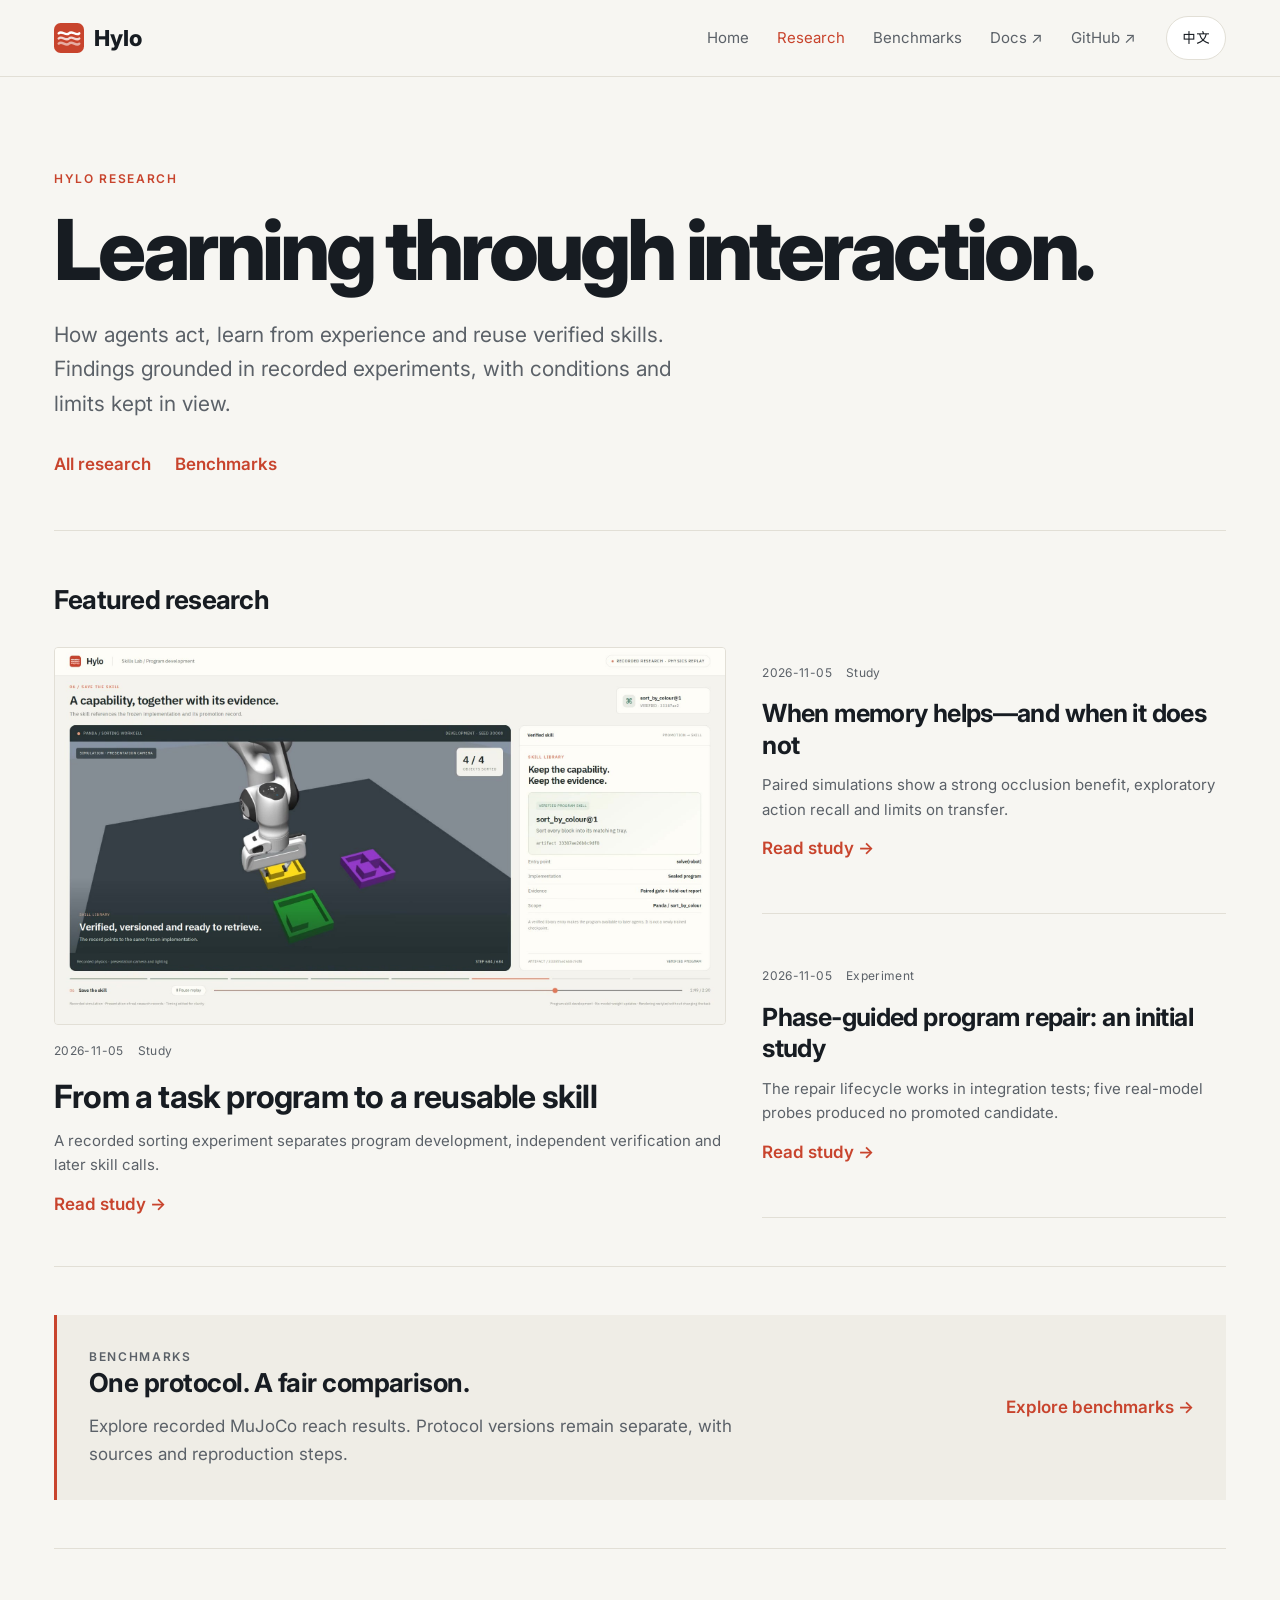
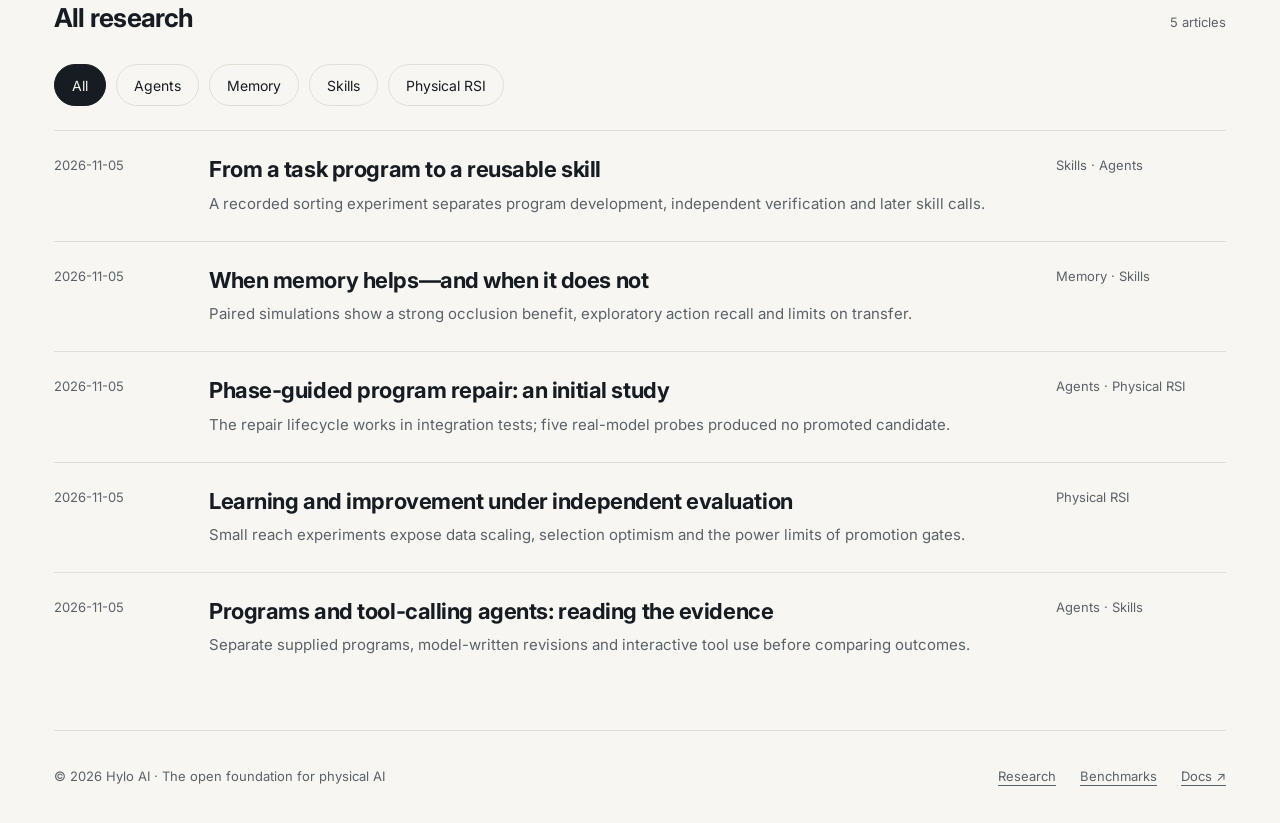
<file: research/index.html>
<!doctype html>
<html lang="en"><head><meta charset="utf-8"><meta name="viewport" content="width=device-width, initial-scale=1">
<title>Research · Hylo Research</title><meta name="description" content="Studies of agents, memory, skills and physical self-improvement.">
<link rel="canonical" href="https://hyloai.github.io/research/"><meta property="og:title" content="Research · Hylo Research">
<meta property="og:description" content="Studies of agents, memory, skills and physical self-improvement."><meta property="og:url" content="https://hyloai.github.io/research/">
<link rel="icon" href="/assets/logo.svg" type="image/svg+xml"><link rel="stylesheet" href="/assets/research.css">
<link rel="preconnect" href="https://fonts.googleapis.com"><link rel="preconnect" href="https://fonts.gstatic.com" crossorigin>
<link rel="stylesheet" href="https://fonts.googleapis.com/css2?family=Inter:wght@400;500;600;700;800&display=swap">
</head><body><a class="skip" href="#main" data-i18n="skip">Skip to content</a>
<header class="top"><div class="wrap"><a class="brand" href="/" aria-label="Hylo home"><img src="/assets/logo.svg" alt="" width="30" height="30">Hylo</a>
<nav class="links" id="site-nav" aria-label="Main navigation"><a href="/" data-i18n="home">Home</a><a href="/research/" data-i18n="research" aria-current="page">Research</a><a href="/research/benchmarks/" data-i18n="benchmarks" >Benchmarks</a><a href="/hylo-docs/" data-i18n="docs">Docs ↗</a><a href="https://github.com/HyloAI">GitHub ↗</a></nav>
<button class="lang" id="lang" aria-label="切换到中文" type="button">中文</button><button class="menu" id="menu" type="button" aria-expanded="false" aria-controls="site-nav" data-i18n="menu">Menu</button></div></header>
<main id="main" class="wrap"><section class="hero"><p class="eyebrow" data-i18n="kicker">Hylo Research</p><h1 data-i18n="hero">Learning through interaction.</h1><p class="intro" data-i18n="intro">How agents act, learn from experience and reuse verified skills. Findings grounded in recorded experiments, with conditions and limits kept in view.</p><div class="hero-links"><a href="#all-research" data-i18n="all">All research</a><a href="/research/benchmarks/" data-i18n="benchmarks">Benchmarks</a></div></section>
<section class="section"><div class="section-head"><h2 data-i18n="featured">Featured research</h2></div><div class="featured"><article class="feature feature-main"><a href="/research/articles/program-skills/"><img src="/assets/skills-sorting.jpg" alt="Recorded Panda sorting task with coloured blocks and trays" loading="lazy"><div class="meta"><time datetime="2026-11-05">2026-11-05</time><span data-i18n="Study">Study</span></div><h3><span data-i18n="program-skills.title">From a task program to a reusable skill</span></h3></a><p data-i18n="program-skills.summary">A recorded sorting experiment separates program development, independent verification and later skill calls.</p><a class="text-link" href="/research/articles/program-skills/" data-i18n="read">Read study →</a></article><article class="feature "><a href="/research/articles/when-memory-helps/"><img src="/research/assets/memory-results.png" alt="Recorded memory comparisons with confidence intervals" loading="lazy"><div class="meta"><time datetime="2026-11-05">2026-11-05</time><span data-i18n="Study">Study</span></div><h3><span data-i18n="when-memory-helps.title">When memory helps—and when it does not</span></h3></a><p data-i18n="when-memory-helps.summary">Paired simulations show a strong occlusion benefit, exploratory action recall and limits on transfer.</p><a class="text-link" href="/research/articles/when-memory-helps/" data-i18n="read">Read study →</a></article><article class="feature "><a href="/research/articles/phase-guided-repair/"><div class="meta"><time datetime="2026-11-05">2026-11-05</time><span data-i18n="Experiment">Experiment</span></div><h3><span data-i18n="phase-guided-repair.title">Phase-guided program repair: an initial study</span></h3></a><p data-i18n="phase-guided-repair.summary">The repair lifecycle works in integration tests; five real-model probes produced no promoted candidate.</p><a class="text-link" href="/research/articles/phase-guided-repair/" data-i18n="read">Read study →</a></article></div></section>
<section class="section"><div class="benchmark-banner"><div><p class="eyebrow">Benchmarks</p><h3 data-i18n="benchmark.title">One protocol. A fair comparison.</h3><p data-i18n="benchmark.desc">Explore recorded MuJoCo reach results. Protocol versions remain separate, with sources and reproduction steps.</p></div><a class="text-link" href="/research/benchmarks/" data-i18n="explore">Explore benchmarks →</a></div></section>
<section class="section" id="all-research"><div class="section-head"><h2 data-i18n="all">All research</h2><span class="results-count" id="results-count" role="status">5 articles</span></div><div class="filters" role="group" aria-label="Filter research by topic"><button class="filter" type="button" data-topic="All" aria-pressed="true" data-i18n="All">All</button><button class="filter" type="button" data-topic="Agents" aria-pressed="false" data-i18n="Agents">Agents</button><button class="filter" type="button" data-topic="Memory" aria-pressed="false" data-i18n="Memory">Memory</button><button class="filter" type="button" data-topic="Skills" aria-pressed="false" data-i18n="Skills">Skills</button><button class="filter" type="button" data-topic="Physical RSI" aria-pressed="false" data-i18n="Physical RSI">Physical RSI</button></div><article class="research-row" data-topics="[&quot;Skills&quot;, &quot;Agents&quot;]"><time datetime="2026-11-05">2026-11-05</time><div><h3><a href="/research/articles/program-skills/"><span data-i18n="program-skills.title">From a task program to a reusable skill</span></a></h3><p data-i18n="program-skills.summary">A recorded sorting experiment separates program development, independent verification and later skill calls.</p></div><div class="topics"><span data-i18n="Skills">Skills</span> · <span data-i18n="Agents">Agents</span></div></article><article class="research-row" data-topics="[&quot;Memory&quot;, &quot;Skills&quot;]"><time datetime="2026-11-05">2026-11-05</time><div><h3><a href="/research/articles/when-memory-helps/"><span data-i18n="when-memory-helps.title">When memory helps—and when it does not</span></a></h3><p data-i18n="when-memory-helps.summary">Paired simulations show a strong occlusion benefit, exploratory action recall and limits on transfer.</p></div><div class="topics"><span data-i18n="Memory">Memory</span> · <span data-i18n="Skills">Skills</span></div></article><article class="research-row" data-topics="[&quot;Agents&quot;, &quot;Physical RSI&quot;]"><time datetime="2026-11-05">2026-11-05</time><div><h3><a href="/research/articles/phase-guided-repair/"><span data-i18n="phase-guided-repair.title">Phase-guided program repair: an initial study</span></a></h3><p data-i18n="phase-guided-repair.summary">The repair lifecycle works in integration tests; five real-model probes produced no promoted candidate.</p></div><div class="topics"><span data-i18n="Agents">Agents</span> · <span data-i18n="Physical RSI">Physical RSI</span></div></article><article class="research-row" data-topics="[&quot;Physical RSI&quot;]"><time datetime="2026-11-05">2026-11-05</time><div><h3><a href="/research/articles/measuring-improvement/"><span data-i18n="measuring-improvement.title">Learning and improvement under independent evaluation</span></a></h3><p data-i18n="measuring-improvement.summary">Small reach experiments expose data scaling, selection optimism and the power limits of promotion gates.</p></div><div class="topics"><span data-i18n="Physical RSI">Physical RSI</span></div></article><article class="research-row" data-topics="[&quot;Agents&quot;, &quot;Skills&quot;]"><time datetime="2026-11-05">2026-11-05</time><div><h3><a href="/research/articles/programs-and-tools/"><span data-i18n="programs-and-tools.title">Programs and tool-calling agents: reading the evidence</span></a></h3><p data-i18n="programs-and-tools.summary">Separate supplied programs, model-written revisions and interactive tool use before comparing outcomes.</p></div><div class="topics"><span data-i18n="Agents">Agents</span> · <span data-i18n="Skills">Skills</span></div></article></section></main>
<footer><div class="wrap"><span>© 2026 Hylo AI · <span data-i18n="footer">The open foundation for physical AI</span></span><nav aria-label="Footer"><a href="/research/" data-i18n="research">Research</a><a href="/research/benchmarks/" data-i18n="benchmarks">Benchmarks</a><a href="/hylo-docs/" data-i18n="docs">Docs ↗</a></nav></div></footer>
<script id="translations" type="application/json">{"home": "首页", "research": "研究", "benchmarks": "评测", "docs": "文档 ↗", "menu": "菜单", "skip": "跳到正文", "kicker": "Hylo Research", "hero": "在交互中学习。", "intro": "研究智能体如何行动、从经验中学习，并复用已验证的技能。每项结果都保留实验条件、证据和局限。", "featured": "精选研究", "all": "全部研究", "read": "阅读研究 →", "explore": "查看评测 →", "benchmark.title": "统一协议，分别评测", "benchmark.desc": "查看 MuJoCo reach 的已记录结果。不同协议版本单独展示，附带来源和复现方法。", "benchmark.hero": "Benchmarks", "benchmark.intro": "按任务和评测协议组织的实验结果。每份记录说明测量范围、版本和来源。", "All": "全部", "Skills": "技能", "Agents": "智能体", "Memory": "记忆", "Physical RSI": "Physical RSI", "Study": "研究", "Experiment": "实验", "overview": "研究概览", "contents": "本文内容", "published": "发布于", "footer": "开源的物理 AI 平台", "evidence": "本文整理已有实验记录；发布这篇文章没有产生新的评测结果。", "data": "下载结果数据 →", "mujoco.title": "MuJoCo reach：参考策略评测", "mujoco.summary": "两个协议版本的结果分别列出，保留各自的测量条件与来源。", "measuring-improvement.title": "通过独立评测衡量学习与改进", "measuring-improvement.summary": "小规模到达任务揭示数据规模效应、选择偏差，以及晋升检验的统计功效限制。", "phase-guided-repair.title": "分阶段程序修复：初步实验", "phase-guided-repair.summary": "修复流程通过了集成检查；五次真实模型尝试均未产生晋升候选。", "program-skills.title": "从任务程序到可复用技能", "program-skills.summary": "一次分拣实验，分别记录程序开发、独立验证和后续技能调用。", "programs-and-tools.title": "程序与工具调用智能体：如何解读实验结果", "programs-and-tools.summary": "区分预写程序、模型修改的程序和交互式工具调用，再理解各自的实验结果。", "when-memory-helps.title": "记忆何时有效，何时无效", "when-memory-helps.summary": "配对仿真实验展示遮挡下的收益、动作检索的探索性结果，以及迁移的边界。"}</script><script src="/assets/research.js" defer></script></body></html>
</file>
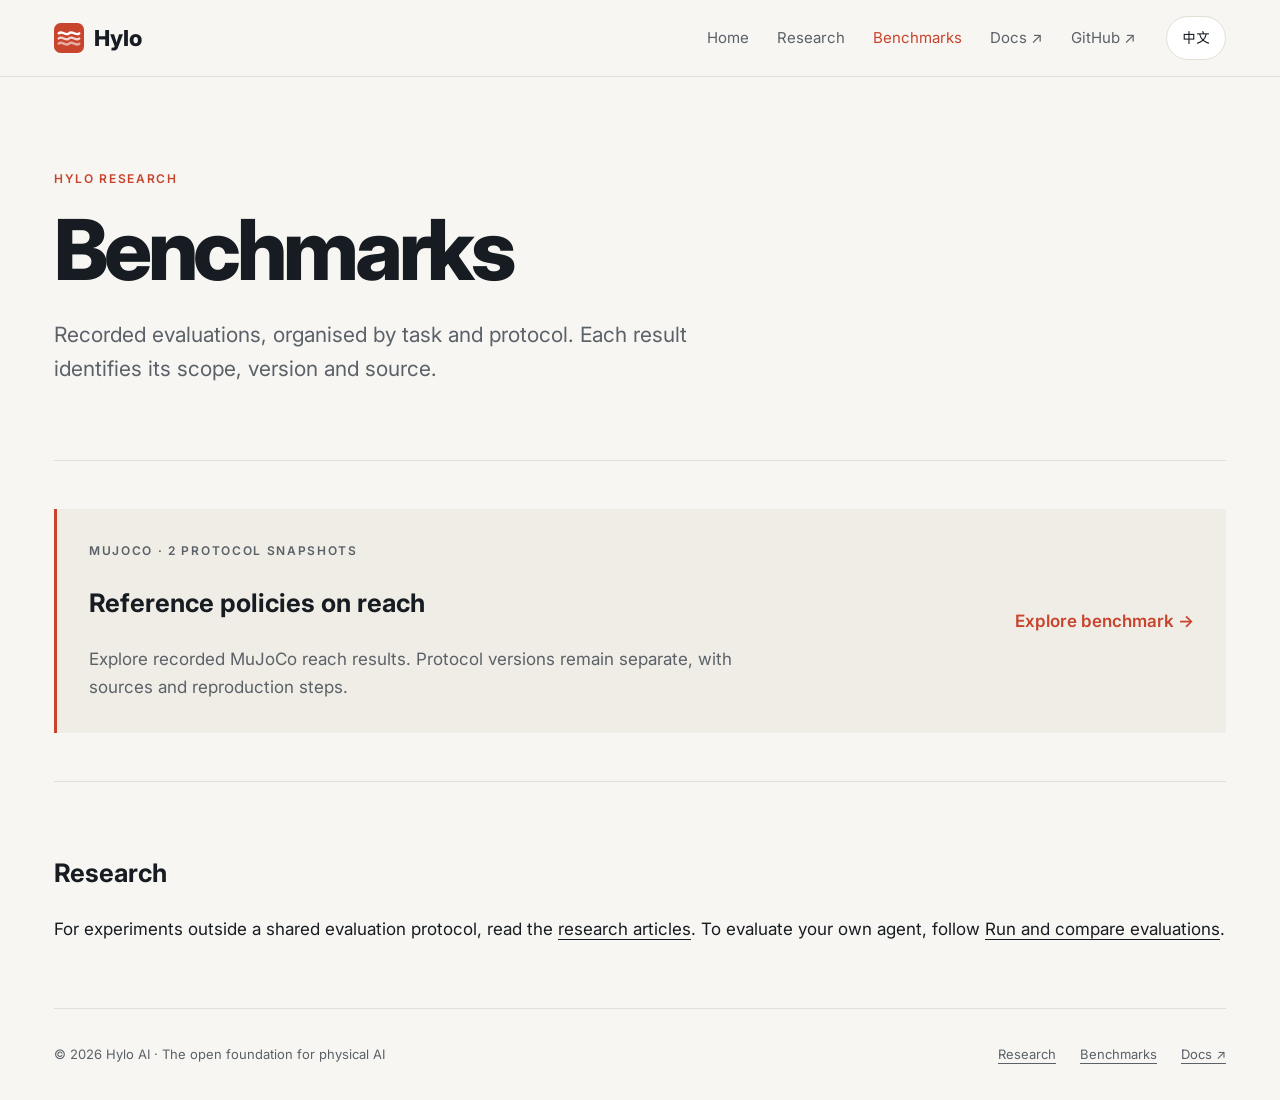
<file: research/benchmarks/index.html>
<!doctype html>
<html lang="en"><head><meta charset="utf-8"><meta name="viewport" content="width=device-width, initial-scale=1">
<title>Benchmarks · Hylo Research</title><meta name="description" content="Recorded evaluations by task and protocol.">
<link rel="canonical" href="https://hyloai.github.io/research/benchmarks/"><meta property="og:title" content="Benchmarks · Hylo Research">
<meta property="og:description" content="Recorded evaluations by task and protocol."><meta property="og:url" content="https://hyloai.github.io/research/benchmarks/">
<link rel="icon" href="/assets/logo.svg" type="image/svg+xml"><link rel="stylesheet" href="/assets/research.css">
<link rel="preconnect" href="https://fonts.googleapis.com"><link rel="preconnect" href="https://fonts.gstatic.com" crossorigin>
<link rel="stylesheet" href="https://fonts.googleapis.com/css2?family=Inter:wght@400;500;600;700;800&display=swap">
</head><body><a class="skip" href="#main" data-i18n="skip">Skip to content</a>
<header class="top"><div class="wrap"><a class="brand" href="/" aria-label="Hylo home"><img src="/assets/logo.svg" alt="" width="30" height="30">Hylo</a>
<nav class="links" id="site-nav" aria-label="Main navigation"><a href="/" data-i18n="home">Home</a><a href="/research/" data-i18n="research" >Research</a><a href="/research/benchmarks/" data-i18n="benchmarks" aria-current="page">Benchmarks</a><a href="/hylo-docs/" data-i18n="docs">Docs ↗</a><a href="https://github.com/HyloAI">GitHub ↗</a></nav>
<button class="lang" id="lang" aria-label="切换到中文" type="button">中文</button><button class="menu" id="menu" type="button" aria-expanded="false" aria-controls="site-nav" data-i18n="menu">Menu</button></div></header>
<main id="main" class="wrap"><section class="hero"><p class="eyebrow">Hylo Research</p><h1 data-i18n="benchmark.hero">Benchmarks</h1><p class="intro" data-i18n="benchmark.intro">Recorded evaluations, organised by task and protocol. Each result identifies its scope, version and source.</p></section><section class="section"><div class="benchmark-banner"><div><p class="eyebrow">MuJoCo · 2 protocol snapshots</p><h2>Reference policies on reach</h2><p data-i18n="benchmark.desc">Explore recorded MuJoCo reach results. Protocol versions remain separate, with sources and reproduction steps.</p></div><a class="text-link" href="/research/benchmarks/mujoco-reach/" data-i18n="explore">Explore benchmark →</a></div></section><section class="section"><h2 data-i18n="research">Research</h2><p>For experiments outside a shared evaluation protocol, read the <a href="/research/#all-research">research articles</a>. To evaluate your own agent, follow <a href="/hylo-docs/benchmarking/leaderboard/">Run and compare evaluations</a>.</p></section></main>
<footer><div class="wrap"><span>© 2026 Hylo AI · <span data-i18n="footer">The open foundation for physical AI</span></span><nav aria-label="Footer"><a href="/research/" data-i18n="research">Research</a><a href="/research/benchmarks/" data-i18n="benchmarks">Benchmarks</a><a href="/hylo-docs/" data-i18n="docs">Docs ↗</a></nav></div></footer>
<script id="translations" type="application/json">{"home": "首页", "research": "研究", "benchmarks": "评测", "docs": "文档 ↗", "menu": "菜单", "skip": "跳到正文", "kicker": "Hylo Research", "hero": "在交互中学习。", "intro": "研究智能体如何行动、从经验中学习，并复用已验证的技能。每项结果都保留实验条件、证据和局限。", "featured": "精选研究", "all": "全部研究", "read": "阅读研究 →", "explore": "查看评测 →", "benchmark.title": "统一协议，分别评测", "benchmark.desc": "查看 MuJoCo reach 的已记录结果。不同协议版本单独展示，附带来源和复现方法。", "benchmark.hero": "Benchmarks", "benchmark.intro": "按任务和评测协议组织的实验结果。每份记录说明测量范围、版本和来源。", "All": "全部", "Skills": "技能", "Agents": "智能体", "Memory": "记忆", "Physical RSI": "Physical RSI", "Study": "研究", "Experiment": "实验", "overview": "研究概览", "contents": "本文内容", "published": "发布于", "footer": "开源的物理 AI 平台", "evidence": "本文整理已有实验记录；发布这篇文章没有产生新的评测结果。", "data": "下载结果数据 →", "mujoco.title": "MuJoCo reach：参考策略评测", "mujoco.summary": "两个协议版本的结果分别列出，保留各自的测量条件与来源。"}</script><script src="/assets/research.js" defer></script></body></html>
</file>
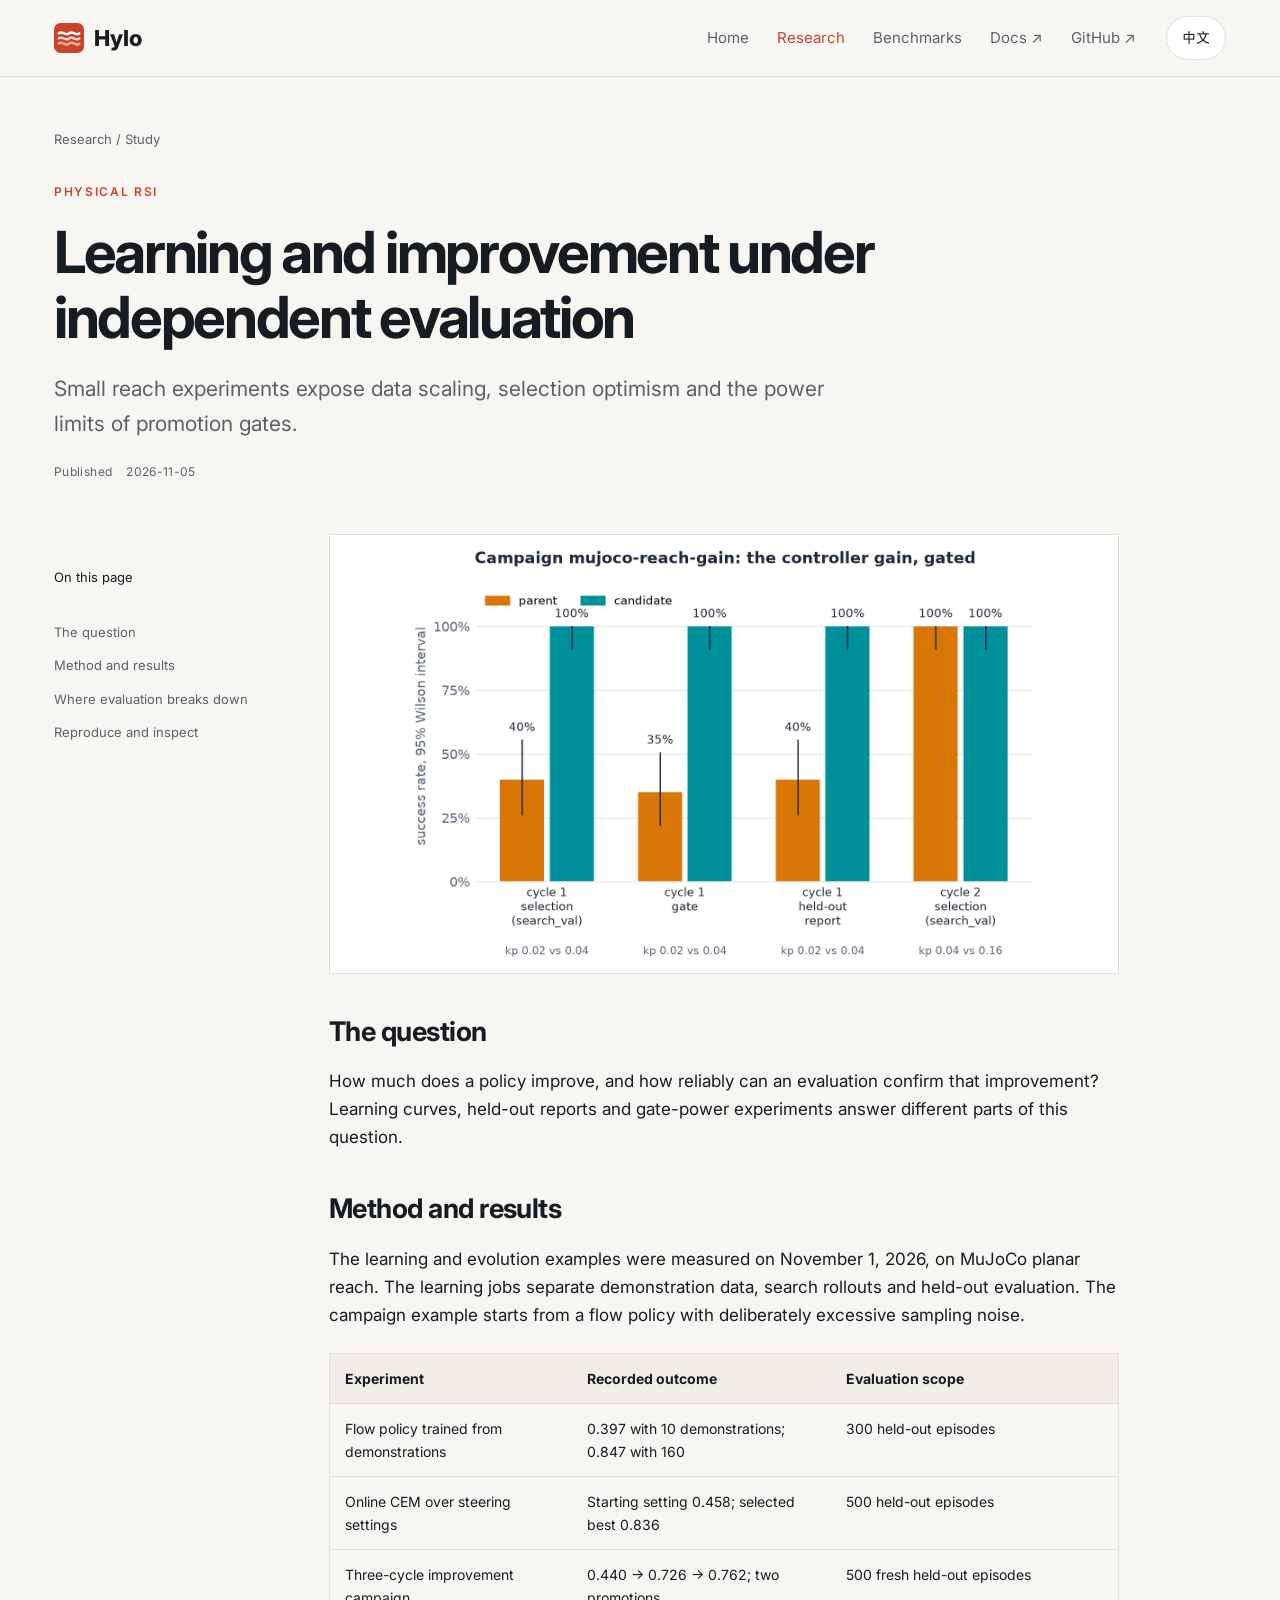
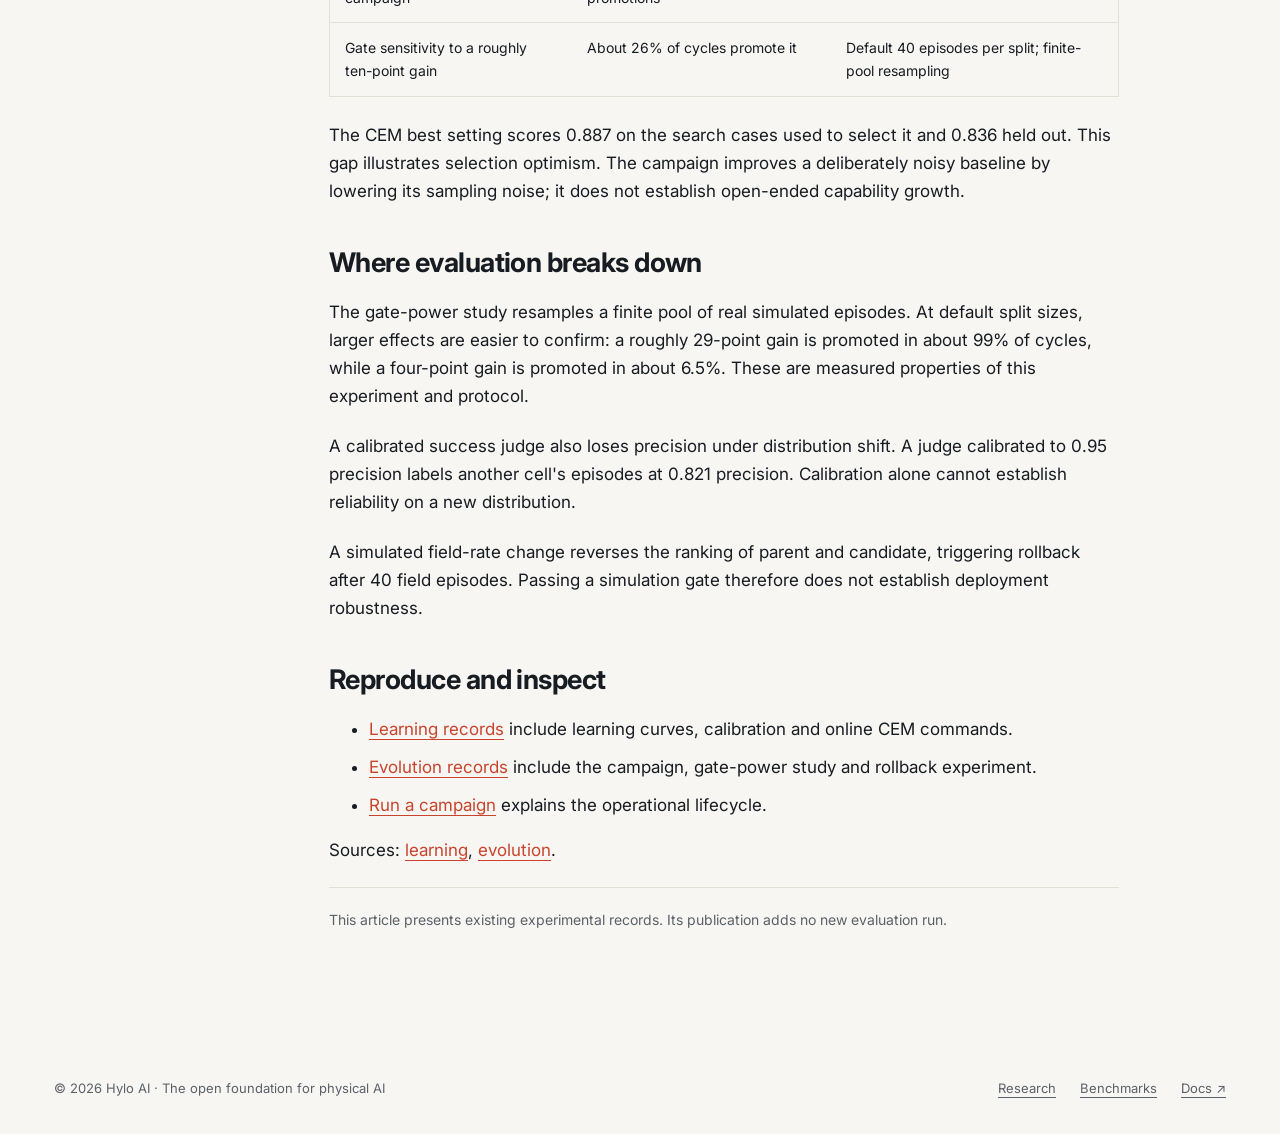
<file: research/articles/measuring-improvement/index.html>
<!doctype html>
<html lang="en"><head><meta charset="utf-8"><meta name="viewport" content="width=device-width, initial-scale=1">
<title>Learning and improvement under independent evaluation · Hylo Research</title><meta name="description" content="Small reach experiments expose data scaling, selection optimism and the power limits of promotion gates.">
<link rel="canonical" href="https://hyloai.github.io/research/articles/measuring-improvement/"><meta property="og:title" content="Learning and improvement under independent evaluation · Hylo Research">
<meta property="og:description" content="Small reach experiments expose data scaling, selection optimism and the power limits of promotion gates."><meta property="og:url" content="https://hyloai.github.io/research/articles/measuring-improvement/">
<link rel="icon" href="/assets/logo.svg" type="image/svg+xml"><link rel="stylesheet" href="/assets/research.css">
<link rel="preconnect" href="https://fonts.googleapis.com"><link rel="preconnect" href="https://fonts.gstatic.com" crossorigin>
<link rel="stylesheet" href="https://fonts.googleapis.com/css2?family=Inter:wght@400;500;600;700;800&display=swap">
</head><body><a class="skip" href="#main" data-i18n="skip">Skip to content</a>
<header class="top"><div class="wrap"><a class="brand" href="/" aria-label="Hylo home"><img src="/assets/logo.svg" alt="" width="30" height="30">Hylo</a>
<nav class="links" id="site-nav" aria-label="Main navigation"><a href="/" data-i18n="home">Home</a><a href="/research/" data-i18n="research" aria-current="true">Research</a><a href="/research/benchmarks/" data-i18n="benchmarks" >Benchmarks</a><a href="/hylo-docs/" data-i18n="docs">Docs ↗</a><a href="https://github.com/HyloAI">GitHub ↗</a></nav>
<button class="lang" id="lang" aria-label="切换到中文" type="button">中文</button><button class="menu" id="menu" type="button" aria-expanded="false" aria-controls="site-nav" data-i18n="menu">Menu</button></div></header>
<main id="main" class="wrap"><div class="article-head"><div class="breadcrumb"><a href="/research/" data-i18n="research">Research</a> / <span data-i18n="Study">Study</span></div>
<div class="eyebrow">Physical RSI</div><h1 data-i18n="title">Learning and improvement under independent evaluation</h1><p class="summary" data-i18n="summary">Small reach experiments expose data scaling, selection optimism and the power limits of promotion gates.</p>
<div class="meta"><span data-i18n="published">Published</span> <time datetime="2026-11-05">2026-11-05</time></div><p class="language-note" data-zh-only hidden>以下研究正文为英文，实验日期见正文。</p></div><div class="article-layout"><aside class="toc" aria-label="On this page"><p data-i18n="contents">On this page</p><div class="toc">
<ul>
<li><a href="#the-question">The question</a></li>
<li><a href="#method-and-results">Method and results</a></li>
<li><a href="#where-evaluation-breaks-down">Where evaluation breaks down</a></li>
<li><a href="#reproduce-and-inspect">Reproduce and inspect</a></li>
</ul>
</div>
</aside><article class="article-body" lang="en"><img class="article-cover" src="/assets/campaign-mujoco-reach-gain.png" alt="Recorded improvement campaign on MuJoCo reach"><h2 id="the-question">The question</h2>
<p>How much does a policy improve, and how reliably can an evaluation confirm that improvement? Learning curves, held-out reports and gate-power experiments answer different parts of this question.</p>
<h2 id="method-and-results">Method and results</h2>
<p>The learning and evolution examples were measured on November 1, 2026, on MuJoCo planar reach. The learning jobs separate demonstration data, search rollouts and held-out evaluation. The campaign example starts from a flow policy with deliberately excessive sampling noise.</p>
<div class="table-scroll" role="region" aria-label="Results table" tabindex="0"><table>
<thead>
<tr>
<th>Experiment</th>
<th>Recorded outcome</th>
<th>Evaluation scope</th>
</tr>
</thead>
<tbody>
<tr>
<td>Flow policy trained from demonstrations</td>
<td>0.397 with 10 demonstrations; 0.847 with 160</td>
<td>300 held-out episodes</td>
</tr>
<tr>
<td>Online CEM over steering settings</td>
<td>Starting setting 0.458; selected best 0.836</td>
<td>500 held-out episodes</td>
</tr>
<tr>
<td>Three-cycle improvement campaign</td>
<td>0.440 → 0.726 → 0.762; two promotions</td>
<td>500 fresh held-out episodes</td>
</tr>
<tr>
<td>Gate sensitivity to a roughly ten-point gain</td>
<td>About 26% of cycles promote it</td>
<td>Default 40 episodes per split; finite-pool resampling</td>
</tr>
</tbody>
</table></div>
<p>The CEM best setting scores 0.887 on the search cases used to select it and 0.836 held out. This gap illustrates selection optimism. The campaign improves a deliberately noisy baseline by lowering its sampling noise; it does not establish open-ended capability growth.</p>
<h2 id="where-evaluation-breaks-down">Where evaluation breaks down</h2>
<p>The gate-power study resamples a finite pool of real simulated episodes. At default split sizes, larger effects are easier to confirm: a roughly 29-point gain is promoted in about 99% of cycles, while a four-point gain is promoted in about 6.5%. These are measured properties of this experiment and protocol.</p>
<p>A calibrated success judge also loses precision under distribution shift. A judge calibrated to 0.95 precision labels another cell's episodes at 0.821 precision. Calibration alone cannot establish reliability on a new distribution.</p>
<p>A simulated field-rate change reverses the ranking of parent and candidate, triggering rollback after 40 field episodes. Passing a simulation gate therefore does not establish deployment robustness.</p>
<h2 id="reproduce-and-inspect">Reproduce and inspect</h2>
<ul>
<li><a href="/hylo-docs/developer-guide/validation/learning/">Learning records</a> include learning curves, calibration and online CEM commands.</li>
<li><a href="/hylo-docs/developer-guide/validation/evolution/">Evolution records</a> include the campaign, gate-power study and rollback experiment.</li>
<li><a href="/hylo-docs/user-guide/campaigns/">Run a campaign</a> explains the operational lifecycle.</li>
</ul>
<p>Sources: <a href="https://github.com/HyloAI/hylo-harness/blob/9c3138b645ba7ee25f663d26807898f4b5374cb6/examples/learn/README.md">learning</a>, <a href="https://github.com/HyloAI/hylo-harness/blob/9c3138b645ba7ee25f663d26807898f4b5374cb6/examples/evolve/README.md">evolution</a>.</p><p class="evidence-note" data-i18n="evidence">This article presents existing experimental records. Its publication adds no new evaluation run.</p></article></div></main>
<footer><div class="wrap"><span>© 2026 Hylo AI · <span data-i18n="footer">The open foundation for physical AI</span></span><nav aria-label="Footer"><a href="/research/" data-i18n="research">Research</a><a href="/research/benchmarks/" data-i18n="benchmarks">Benchmarks</a><a href="/hylo-docs/" data-i18n="docs">Docs ↗</a></nav></div></footer>
<script id="translations" type="application/json">{"home": "首页", "research": "研究", "benchmarks": "评测", "docs": "文档 ↗", "menu": "菜单", "skip": "跳到正文", "kicker": "Hylo Research", "hero": "在交互中学习。", "intro": "研究智能体如何行动、从经验中学习，并复用已验证的技能。每项结果都保留实验条件、证据和局限。", "featured": "精选研究", "all": "全部研究", "read": "阅读研究 →", "explore": "查看评测 →", "benchmark.title": "统一协议，分别评测", "benchmark.desc": "查看 MuJoCo reach 的已记录结果。不同协议版本单独展示，附带来源和复现方法。", "benchmark.hero": "Benchmarks", "benchmark.intro": "按任务和评测协议组织的实验结果。每份记录说明测量范围、版本和来源。", "All": "全部", "Skills": "技能", "Agents": "智能体", "Memory": "记忆", "Physical RSI": "Physical RSI", "Study": "研究", "Experiment": "实验", "overview": "研究概览", "contents": "本文内容", "published": "发布于", "footer": "开源的物理 AI 平台", "evidence": "本文整理已有实验记录；发布这篇文章没有产生新的评测结果。", "data": "下载结果数据 →", "mujoco.title": "MuJoCo reach：参考策略评测", "mujoco.summary": "两个协议版本的结果分别列出，保留各自的测量条件与来源。", "title": "通过独立评测衡量学习与改进", "summary": "小规模到达任务揭示数据规模效应、选择偏差，以及晋升检验的统计功效限制。"}</script><script src="/assets/research.js" defer></script></body></html>
</file>
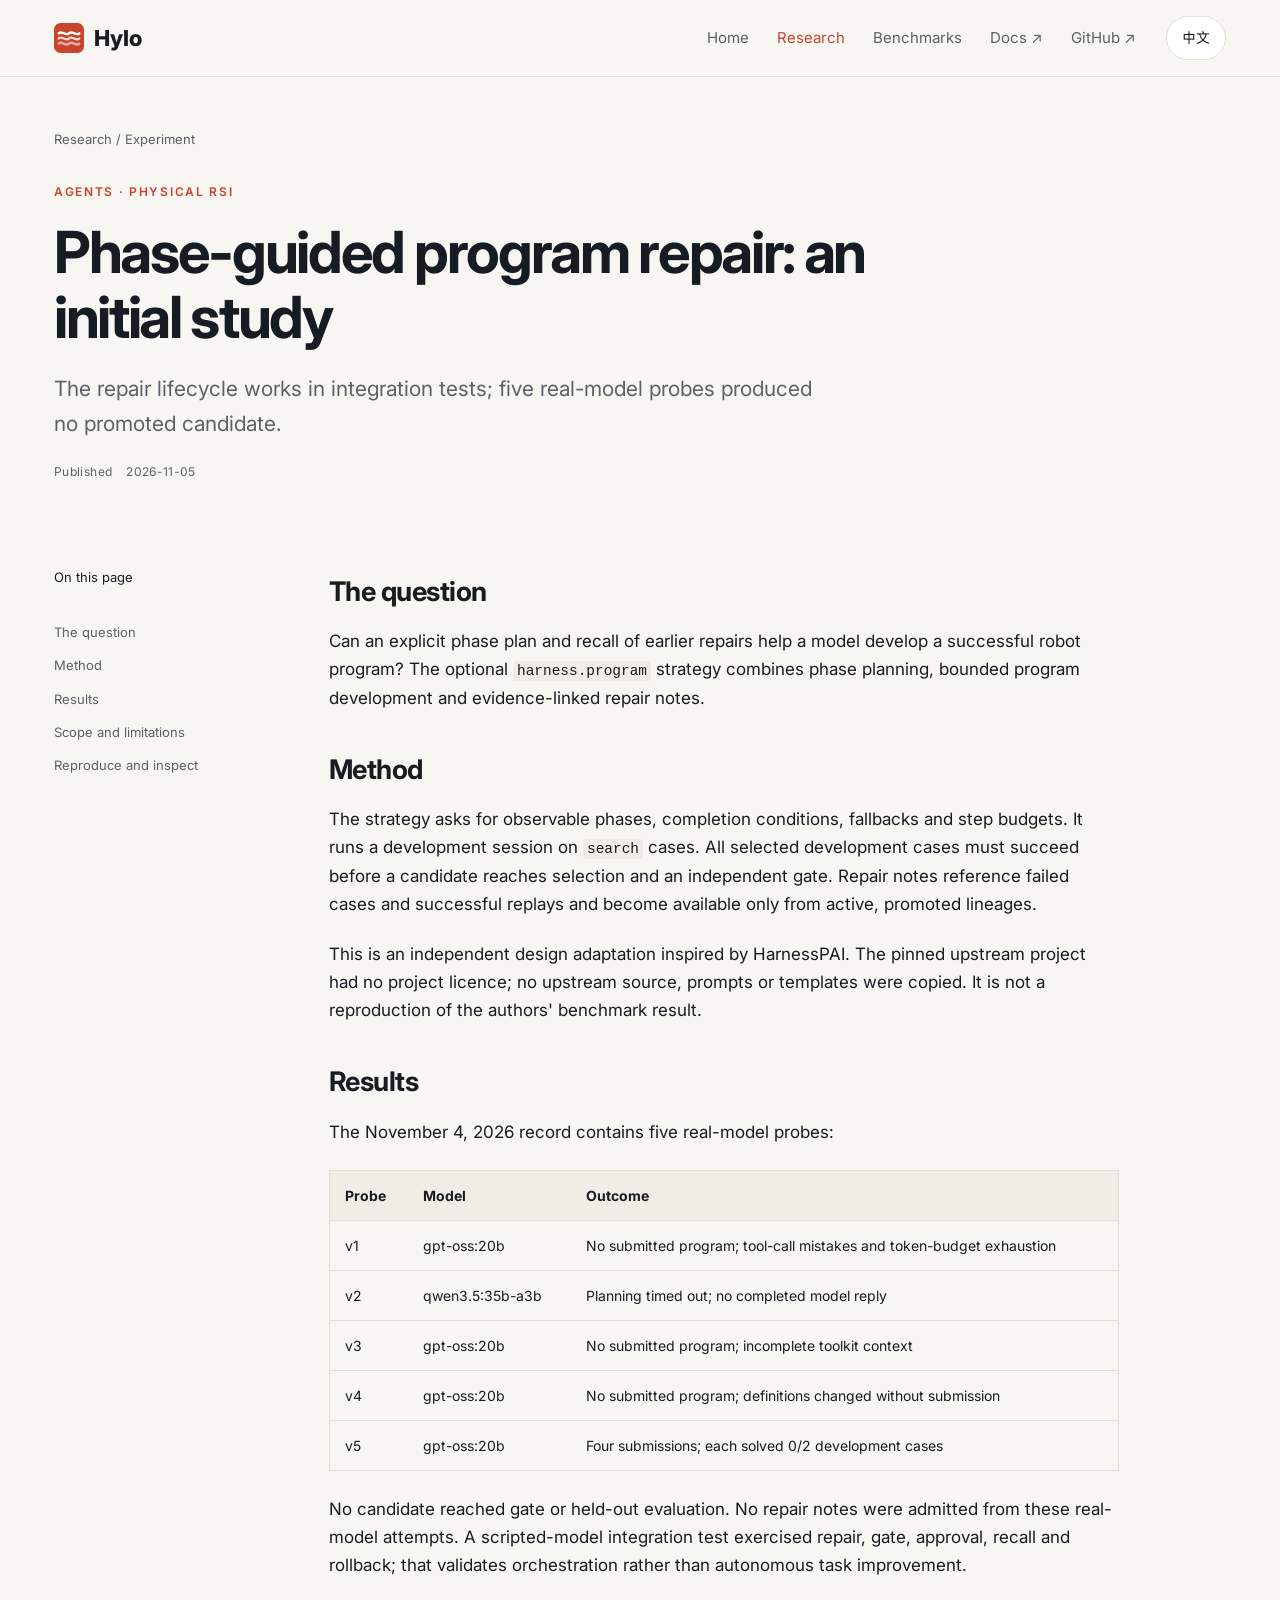
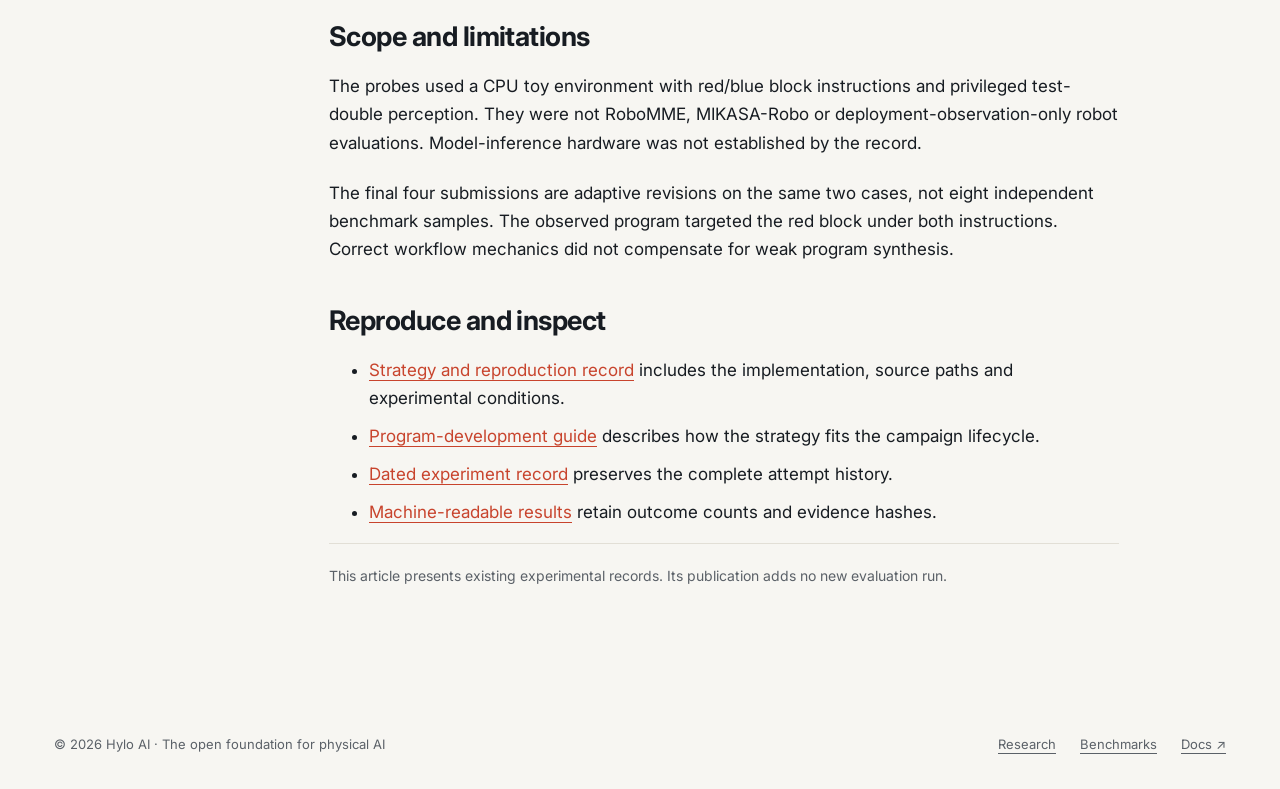
<file: research/articles/phase-guided-repair/index.html>
<!doctype html>
<html lang="en"><head><meta charset="utf-8"><meta name="viewport" content="width=device-width, initial-scale=1">
<title>Phase-guided program repair: an initial study · Hylo Research</title><meta name="description" content="The repair lifecycle works in integration tests; five real-model probes produced no promoted candidate.">
<link rel="canonical" href="https://hyloai.github.io/research/articles/phase-guided-repair/"><meta property="og:title" content="Phase-guided program repair: an initial study · Hylo Research">
<meta property="og:description" content="The repair lifecycle works in integration tests; five real-model probes produced no promoted candidate."><meta property="og:url" content="https://hyloai.github.io/research/articles/phase-guided-repair/">
<link rel="icon" href="/assets/logo.svg" type="image/svg+xml"><link rel="stylesheet" href="/assets/research.css">
<link rel="preconnect" href="https://fonts.googleapis.com"><link rel="preconnect" href="https://fonts.gstatic.com" crossorigin>
<link rel="stylesheet" href="https://fonts.googleapis.com/css2?family=Inter:wght@400;500;600;700;800&display=swap">
</head><body><a class="skip" href="#main" data-i18n="skip">Skip to content</a>
<header class="top"><div class="wrap"><a class="brand" href="/" aria-label="Hylo home"><img src="/assets/logo.svg" alt="" width="30" height="30">Hylo</a>
<nav class="links" id="site-nav" aria-label="Main navigation"><a href="/" data-i18n="home">Home</a><a href="/research/" data-i18n="research" aria-current="true">Research</a><a href="/research/benchmarks/" data-i18n="benchmarks" >Benchmarks</a><a href="/hylo-docs/" data-i18n="docs">Docs ↗</a><a href="https://github.com/HyloAI">GitHub ↗</a></nav>
<button class="lang" id="lang" aria-label="切换到中文" type="button">中文</button><button class="menu" id="menu" type="button" aria-expanded="false" aria-controls="site-nav" data-i18n="menu">Menu</button></div></header>
<main id="main" class="wrap"><div class="article-head"><div class="breadcrumb"><a href="/research/" data-i18n="research">Research</a> / <span data-i18n="Experiment">Experiment</span></div>
<div class="eyebrow">Agents · Physical RSI</div><h1 data-i18n="title">Phase-guided program repair: an initial study</h1><p class="summary" data-i18n="summary">The repair lifecycle works in integration tests; five real-model probes produced no promoted candidate.</p>
<div class="meta"><span data-i18n="published">Published</span> <time datetime="2026-11-05">2026-11-05</time></div><p class="language-note" data-zh-only hidden>以下研究正文为英文，实验日期见正文。</p></div><div class="article-layout"><aside class="toc" aria-label="On this page"><p data-i18n="contents">On this page</p><div class="toc">
<ul>
<li><a href="#the-question">The question</a></li>
<li><a href="#method">Method</a></li>
<li><a href="#results">Results</a></li>
<li><a href="#scope-and-limitations">Scope and limitations</a></li>
<li><a href="#reproduce-and-inspect">Reproduce and inspect</a></li>
</ul>
</div>
</aside><article class="article-body" lang="en"><h2 id="the-question">The question</h2>
<p>Can an explicit phase plan and recall of earlier repairs help a model develop a successful robot program? The optional <code>harness.program</code> strategy combines phase planning, bounded program development and evidence-linked repair notes.</p>
<h2 id="method">Method</h2>
<p>The strategy asks for observable phases, completion conditions, fallbacks and step budgets. It runs a development session on <code>search</code> cases. All selected development cases must succeed before a candidate reaches selection and an independent gate. Repair notes reference failed cases and successful replays and become available only from active, promoted lineages.</p>
<p>This is an independent design adaptation inspired by HarnessPAI. The pinned upstream project had no project licence; no upstream source, prompts or templates were copied. It is not a reproduction of the authors' benchmark result.</p>
<h2 id="results">Results</h2>
<p>The November 4, 2026 record contains five real-model probes:</p>
<div class="table-scroll" role="region" aria-label="Results table" tabindex="0"><table>
<thead>
<tr>
<th>Probe</th>
<th>Model</th>
<th>Outcome</th>
</tr>
</thead>
<tbody>
<tr>
<td>v1</td>
<td>gpt-oss:20b</td>
<td>No submitted program; tool-call mistakes and token-budget exhaustion</td>
</tr>
<tr>
<td>v2</td>
<td>qwen3.5:35b-a3b</td>
<td>Planning timed out; no completed model reply</td>
</tr>
<tr>
<td>v3</td>
<td>gpt-oss:20b</td>
<td>No submitted program; incomplete toolkit context</td>
</tr>
<tr>
<td>v4</td>
<td>gpt-oss:20b</td>
<td>No submitted program; definitions changed without submission</td>
</tr>
<tr>
<td>v5</td>
<td>gpt-oss:20b</td>
<td>Four submissions; each solved 0/2 development cases</td>
</tr>
</tbody>
</table></div>
<p>No candidate reached gate or held-out evaluation. No repair notes were admitted from these real-model attempts. A scripted-model integration test exercised repair, gate, approval, recall and rollback; that validates orchestration rather than autonomous task improvement.</p>
<h2 id="scope-and-limitations">Scope and limitations</h2>
<p>The probes used a CPU toy environment with red/blue block instructions and privileged test-double perception. They were not RoboMME, MIKASA-Robo or deployment-observation-only robot evaluations. Model-inference hardware was not established by the record.</p>
<p>The final four submissions are adaptive revisions on the same two cases, not eight independent benchmark samples. The observed program targeted the red block under both instructions. Correct workflow mechanics did not compensate for weak program synthesis.</p>
<h2 id="reproduce-and-inspect">Reproduce and inspect</h2>
<ul>
<li><a href="/hylo-docs/developer-guide/validation/phase-guided/">Strategy and reproduction record</a> includes the implementation, source paths and experimental conditions.</li>
<li><a href="/hylo-docs/user-guide/research-and-skills/">Program-development guide</a> describes how the strategy fits the campaign lifecycle.</li>
<li><a href="https://github.com/HyloAI/hylo-docs/blob/c2de438c9219ac27106067f10b83f3c9c3010dcb/docs/research/experiments/2026-11-04-harness-program-evolution.md">Dated experiment record</a> preserves the complete attempt history.</li>
<li><a href="/research/data/phase-guided-repair.json">Machine-readable results</a> retain outcome counts and evidence hashes.</li>
</ul><p class="evidence-note" data-i18n="evidence">This article presents existing experimental records. Its publication adds no new evaluation run.</p></article></div></main>
<footer><div class="wrap"><span>© 2026 Hylo AI · <span data-i18n="footer">The open foundation for physical AI</span></span><nav aria-label="Footer"><a href="/research/" data-i18n="research">Research</a><a href="/research/benchmarks/" data-i18n="benchmarks">Benchmarks</a><a href="/hylo-docs/" data-i18n="docs">Docs ↗</a></nav></div></footer>
<script id="translations" type="application/json">{"home": "首页", "research": "研究", "benchmarks": "评测", "docs": "文档 ↗", "menu": "菜单", "skip": "跳到正文", "kicker": "Hylo Research", "hero": "在交互中学习。", "intro": "研究智能体如何行动、从经验中学习，并复用已验证的技能。每项结果都保留实验条件、证据和局限。", "featured": "精选研究", "all": "全部研究", "read": "阅读研究 →", "explore": "查看评测 →", "benchmark.title": "统一协议，分别评测", "benchmark.desc": "查看 MuJoCo reach 的已记录结果。不同协议版本单独展示，附带来源和复现方法。", "benchmark.hero": "Benchmarks", "benchmark.intro": "按任务和评测协议组织的实验结果。每份记录说明测量范围、版本和来源。", "All": "全部", "Skills": "技能", "Agents": "智能体", "Memory": "记忆", "Physical RSI": "Physical RSI", "Study": "研究", "Experiment": "实验", "overview": "研究概览", "contents": "本文内容", "published": "发布于", "footer": "开源的物理 AI 平台", "evidence": "本文整理已有实验记录；发布这篇文章没有产生新的评测结果。", "data": "下载结果数据 →", "mujoco.title": "MuJoCo reach：参考策略评测", "mujoco.summary": "两个协议版本的结果分别列出，保留各自的测量条件与来源。", "title": "分阶段程序修复：初步实验", "summary": "修复流程通过了集成检查；五次真实模型尝试均未产生晋升候选。"}</script><script src="/assets/research.js" defer></script></body></html>
</file>
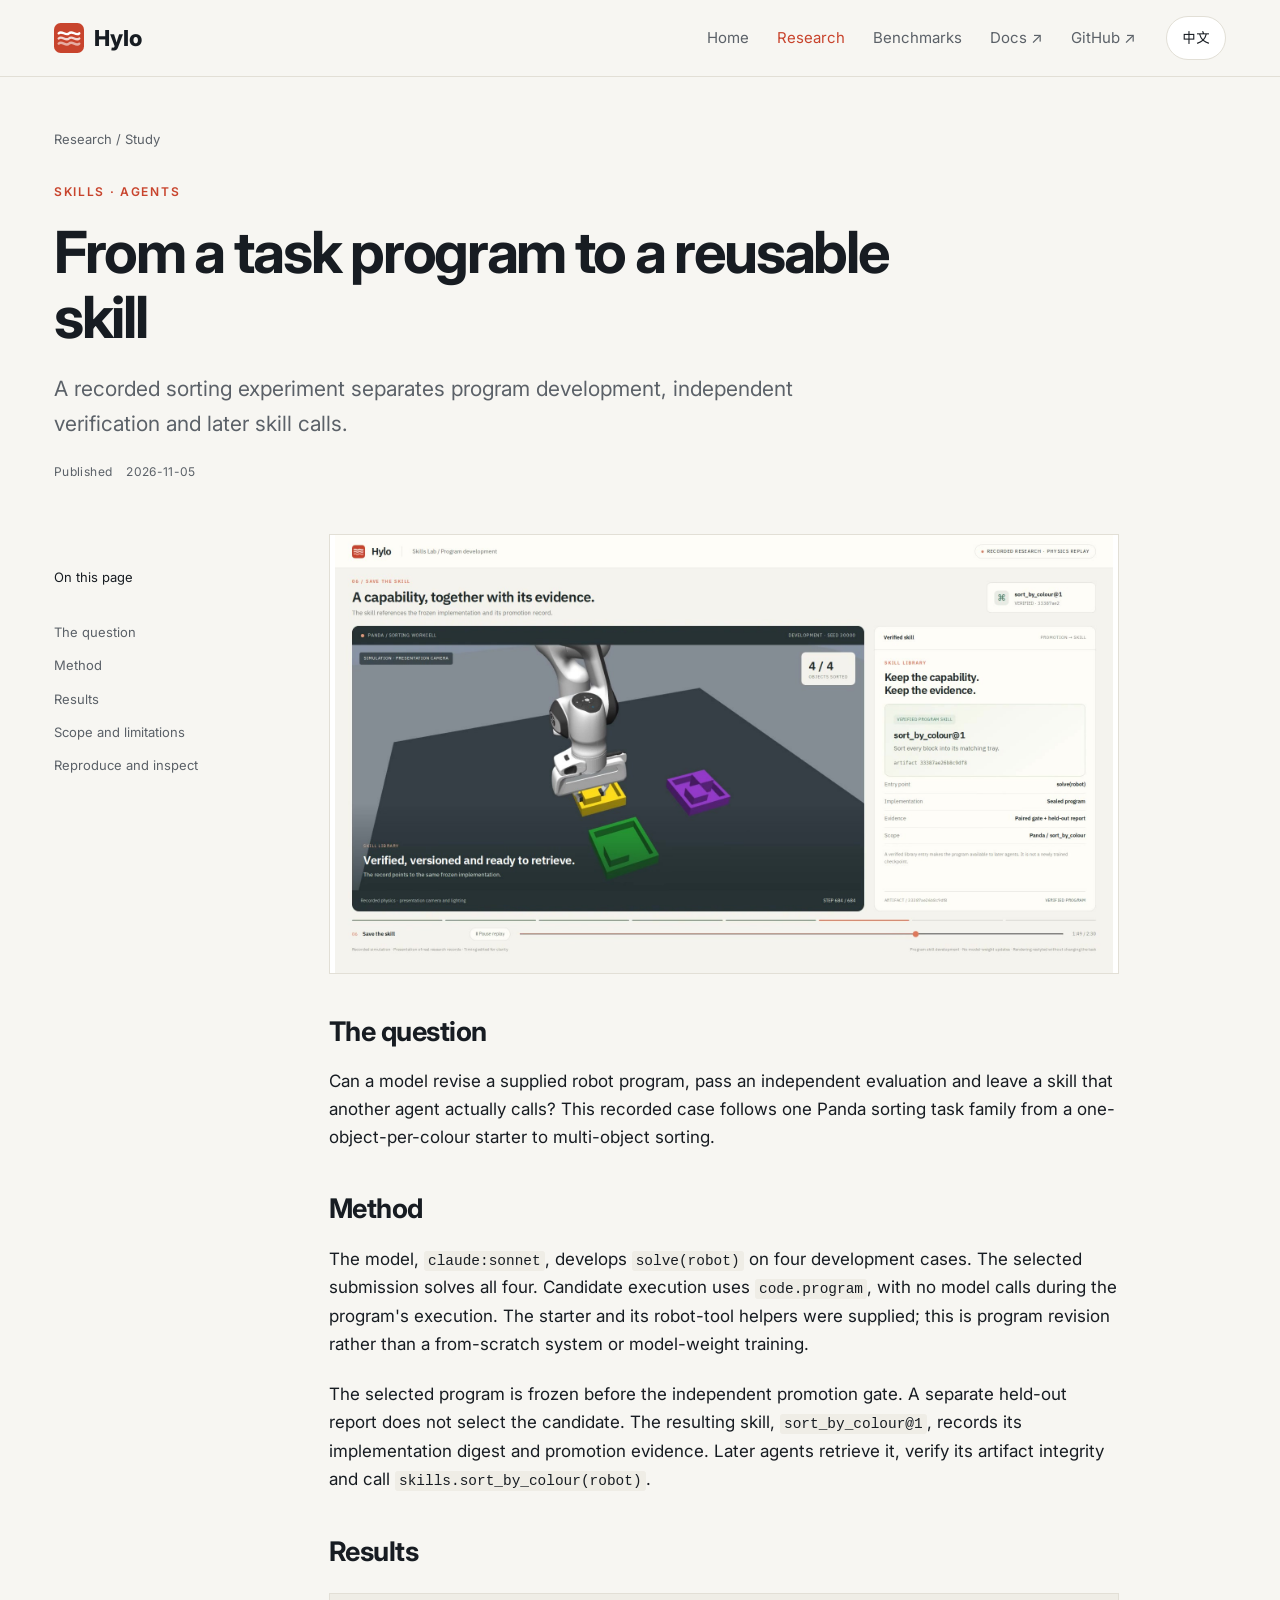
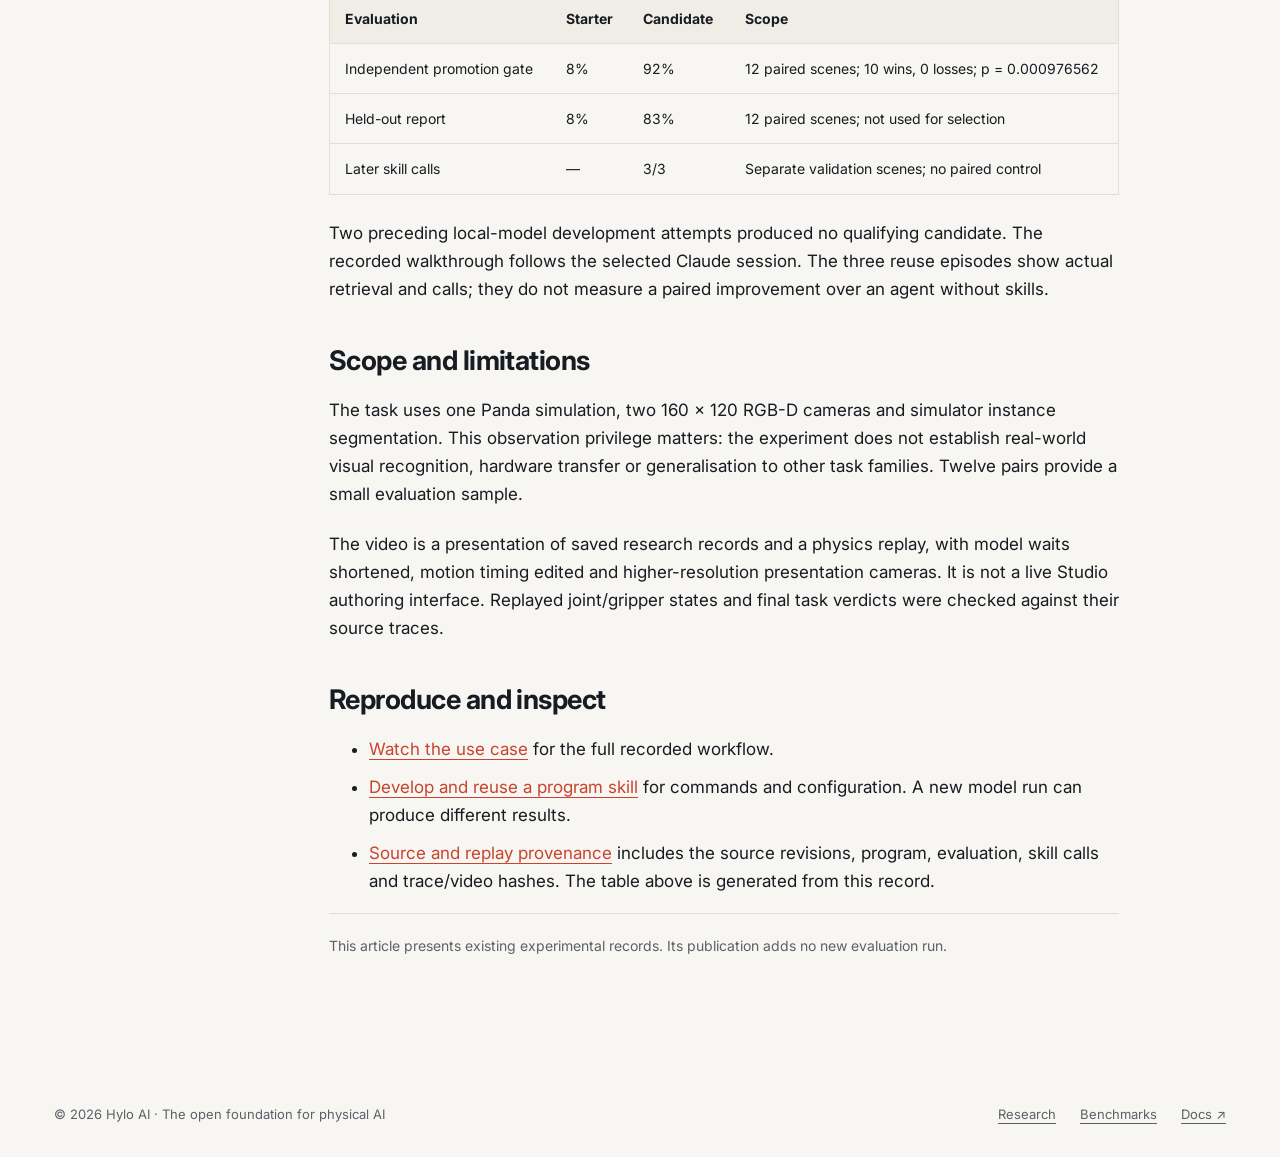
<file: research/articles/program-skills/index.html>
<!doctype html>
<html lang="en"><head><meta charset="utf-8"><meta name="viewport" content="width=device-width, initial-scale=1">
<title>From a task program to a reusable skill · Hylo Research</title><meta name="description" content="A recorded sorting experiment separates program development, independent verification and later skill calls.">
<link rel="canonical" href="https://hyloai.github.io/research/articles/program-skills/"><meta property="og:title" content="From a task program to a reusable skill · Hylo Research">
<meta property="og:description" content="A recorded sorting experiment separates program development, independent verification and later skill calls."><meta property="og:url" content="https://hyloai.github.io/research/articles/program-skills/">
<link rel="icon" href="/assets/logo.svg" type="image/svg+xml"><link rel="stylesheet" href="/assets/research.css">
<link rel="preconnect" href="https://fonts.googleapis.com"><link rel="preconnect" href="https://fonts.gstatic.com" crossorigin>
<link rel="stylesheet" href="https://fonts.googleapis.com/css2?family=Inter:wght@400;500;600;700;800&display=swap">
</head><body><a class="skip" href="#main" data-i18n="skip">Skip to content</a>
<header class="top"><div class="wrap"><a class="brand" href="/" aria-label="Hylo home"><img src="/assets/logo.svg" alt="" width="30" height="30">Hylo</a>
<nav class="links" id="site-nav" aria-label="Main navigation"><a href="/" data-i18n="home">Home</a><a href="/research/" data-i18n="research" aria-current="true">Research</a><a href="/research/benchmarks/" data-i18n="benchmarks" >Benchmarks</a><a href="/hylo-docs/" data-i18n="docs">Docs ↗</a><a href="https://github.com/HyloAI">GitHub ↗</a></nav>
<button class="lang" id="lang" aria-label="切换到中文" type="button">中文</button><button class="menu" id="menu" type="button" aria-expanded="false" aria-controls="site-nav" data-i18n="menu">Menu</button></div></header>
<main id="main" class="wrap"><div class="article-head"><div class="breadcrumb"><a href="/research/" data-i18n="research">Research</a> / <span data-i18n="Study">Study</span></div>
<div class="eyebrow">Skills · Agents</div><h1 data-i18n="title">From a task program to a reusable skill</h1><p class="summary" data-i18n="summary">A recorded sorting experiment separates program development, independent verification and later skill calls.</p>
<div class="meta"><span data-i18n="published">Published</span> <time datetime="2026-11-05">2026-11-05</time></div><p class="language-note" data-zh-only hidden>以下研究正文为英文，实验日期见正文。</p></div><div class="article-layout"><aside class="toc" aria-label="On this page"><p data-i18n="contents">On this page</p><div class="toc">
<ul>
<li><a href="#the-question">The question</a></li>
<li><a href="#method">Method</a></li>
<li><a href="#results">Results</a></li>
<li><a href="#scope-and-limitations">Scope and limitations</a></li>
<li><a href="#reproduce-and-inspect">Reproduce and inspect</a></li>
</ul>
</div>
</aside><article class="article-body" lang="en"><img class="article-cover" src="/assets/skills-sorting.jpg" alt="Recorded Panda sorting task with coloured blocks and trays"><h2 id="the-question">The question</h2>
<p>Can a model revise a supplied robot program, pass an independent evaluation and leave a skill that another agent actually calls? This recorded case follows one Panda sorting task family from a one-object-per-colour starter to multi-object sorting.</p>
<h2 id="method">Method</h2>
<p>The model, <code>claude:sonnet</code>, develops <code>solve(robot)</code> on four development cases. The selected submission solves all four. Candidate execution uses <code>code.program</code>, with no model calls during the program's execution. The starter and its robot-tool helpers were supplied; this is program revision rather than a from-scratch system or model-weight training.</p>
<p>The selected program is frozen before the independent promotion gate. A separate held-out report does not select the candidate. The resulting skill, <code>sort_by_colour@1</code>, records its implementation digest and promotion evidence. Later agents retrieve it, verify its artifact integrity and call <code>skills.sort_by_colour(robot)</code>.</p>
<h2 id="results">Results</h2>
<div class="table-scroll" role="region" aria-label="Results table" tabindex="0"><table>
<thead>
<tr>
<th>Evaluation</th>
<th>Starter</th>
<th>Candidate</th>
<th>Scope</th>
</tr>
</thead>
<tbody>
<tr>
<td>Independent promotion gate</td>
<td>8%</td>
<td>92%</td>
<td>12 paired scenes; 10 wins, 0 losses; p = 0.000976562</td>
</tr>
<tr>
<td>Held-out report</td>
<td>8%</td>
<td>83%</td>
<td>12 paired scenes; not used for selection</td>
</tr>
<tr>
<td>Later skill calls</td>
<td>—</td>
<td>3/3</td>
<td>Separate validation scenes; no paired control</td>
</tr>
</tbody>
</table></div>
<p>Two preceding local-model development attempts produced no qualifying candidate. The recorded walkthrough follows the selected Claude session. The three reuse episodes show actual retrieval and calls; they do not measure a paired improvement over an agent without skills.</p>
<h2 id="scope-and-limitations">Scope and limitations</h2>
<p>The task uses one Panda simulation, two 160 × 120 RGB-D cameras and simulator instance segmentation. This observation privilege matters: the experiment does not establish real-world visual recognition, hardware transfer or generalisation to other task families. Twelve pairs provide a small evaluation sample.</p>
<p>The video is a presentation of saved research records and a physics replay, with model waits shortened, motion timing edited and higher-resolution presentation cameras. It is not a live Studio authoring interface. Replayed joint/gripper states and final task verdicts were checked against their source traces.</p>
<h2 id="reproduce-and-inspect">Reproduce and inspect</h2>
<ul>
<li><a href="/hylo-docs/user-guide/skills/development-and-reuse/">Watch the use case</a> for the full recorded workflow.</li>
<li><a href="/hylo-docs/user-guide/research-and-skills/">Develop and reuse a program skill</a> for commands and configuration. A new model run can produce different results.</li>
<li><a href="/assets/skills-sorting.provenance.json">Source and replay provenance</a> includes the source revisions, program, evaluation, skill calls and trace/video hashes. The table above is generated from this record.</li>
</ul><p class="evidence-note" data-i18n="evidence">This article presents existing experimental records. Its publication adds no new evaluation run.</p></article></div></main>
<footer><div class="wrap"><span>© 2026 Hylo AI · <span data-i18n="footer">The open foundation for physical AI</span></span><nav aria-label="Footer"><a href="/research/" data-i18n="research">Research</a><a href="/research/benchmarks/" data-i18n="benchmarks">Benchmarks</a><a href="/hylo-docs/" data-i18n="docs">Docs ↗</a></nav></div></footer>
<script id="translations" type="application/json">{"home": "首页", "research": "研究", "benchmarks": "评测", "docs": "文档 ↗", "menu": "菜单", "skip": "跳到正文", "kicker": "Hylo Research", "hero": "在交互中学习。", "intro": "研究智能体如何行动、从经验中学习，并复用已验证的技能。每项结果都保留实验条件、证据和局限。", "featured": "精选研究", "all": "全部研究", "read": "阅读研究 →", "explore": "查看评测 →", "benchmark.title": "统一协议，分别评测", "benchmark.desc": "查看 MuJoCo reach 的已记录结果。不同协议版本单独展示，附带来源和复现方法。", "benchmark.hero": "Benchmarks", "benchmark.intro": "按任务和评测协议组织的实验结果。每份记录说明测量范围、版本和来源。", "All": "全部", "Skills": "技能", "Agents": "智能体", "Memory": "记忆", "Physical RSI": "Physical RSI", "Study": "研究", "Experiment": "实验", "overview": "研究概览", "contents": "本文内容", "published": "发布于", "footer": "开源的物理 AI 平台", "evidence": "本文整理已有实验记录；发布这篇文章没有产生新的评测结果。", "data": "下载结果数据 →", "mujoco.title": "MuJoCo reach：参考策略评测", "mujoco.summary": "两个协议版本的结果分别列出，保留各自的测量条件与来源。", "title": "从任务程序到可复用技能", "summary": "一次分拣实验，分别记录程序开发、独立验证和后续技能调用。"}</script><script src="/assets/research.js" defer></script></body></html>
</file>
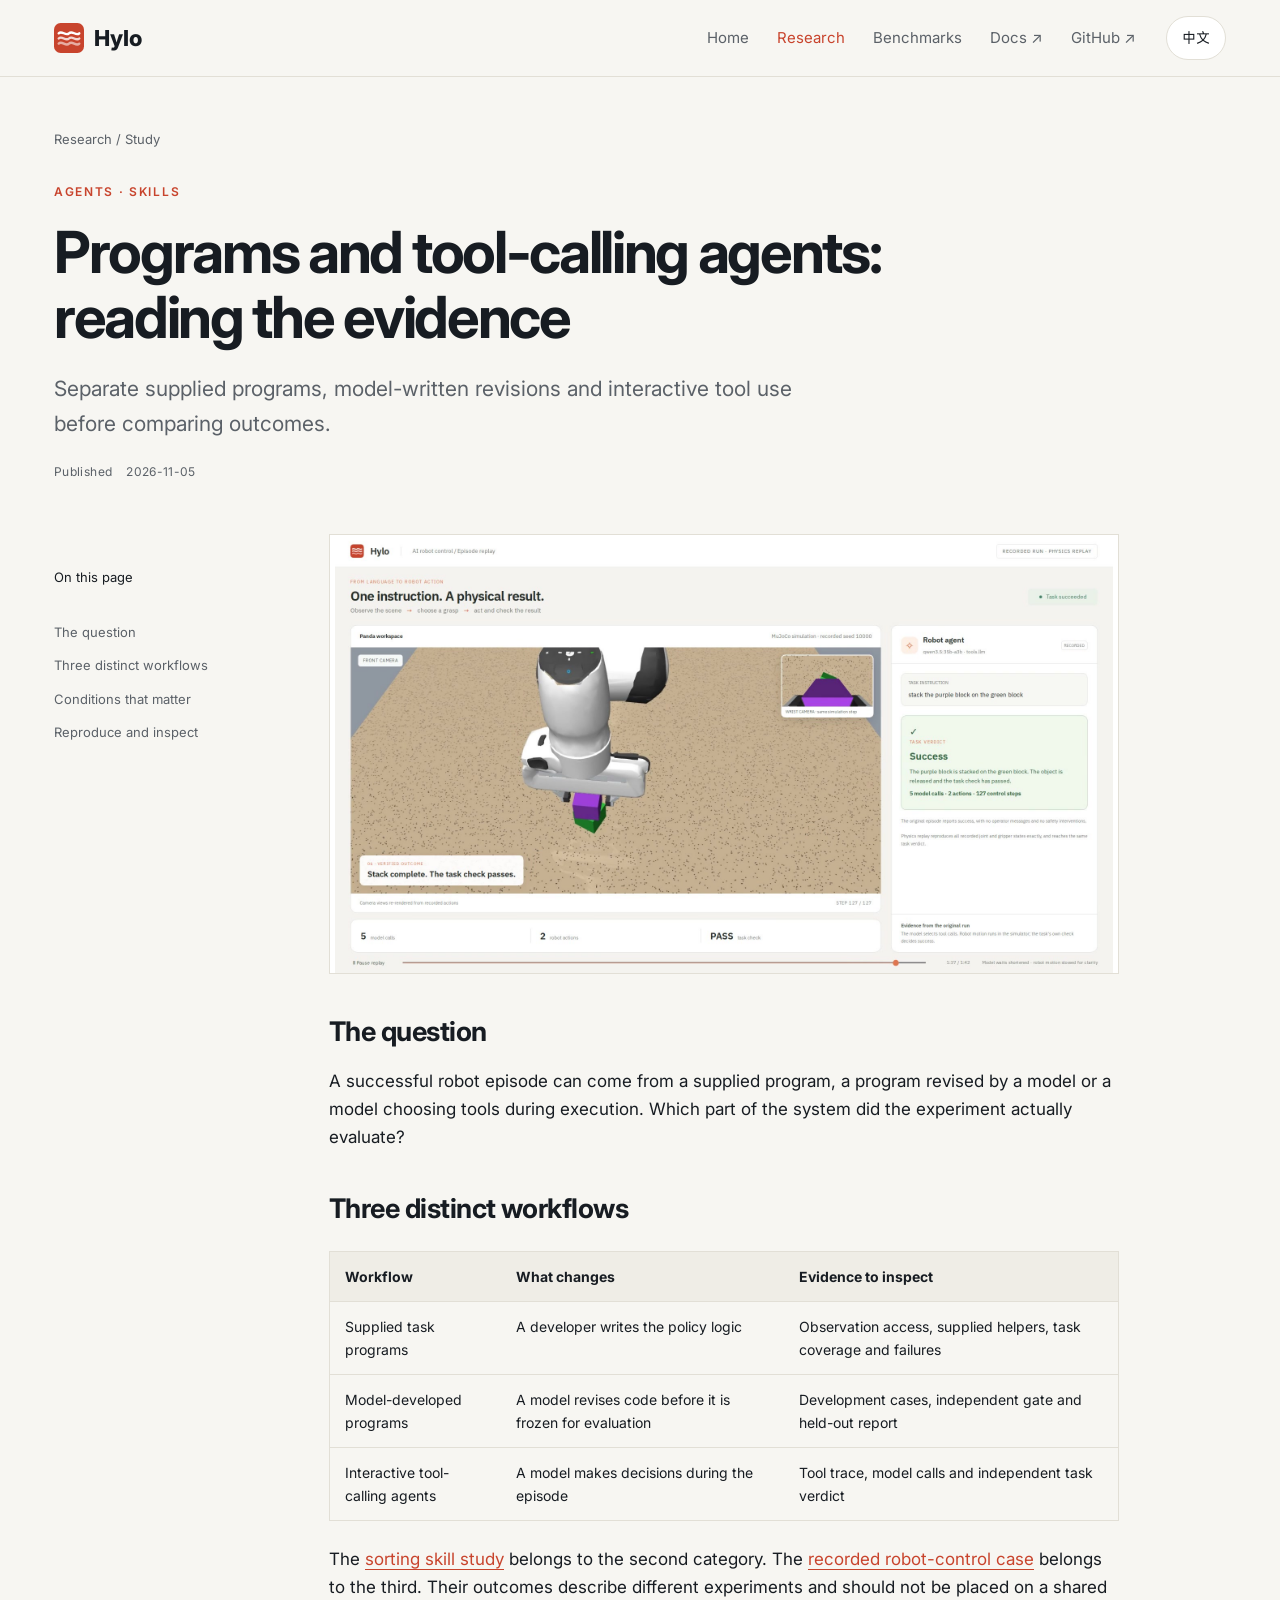
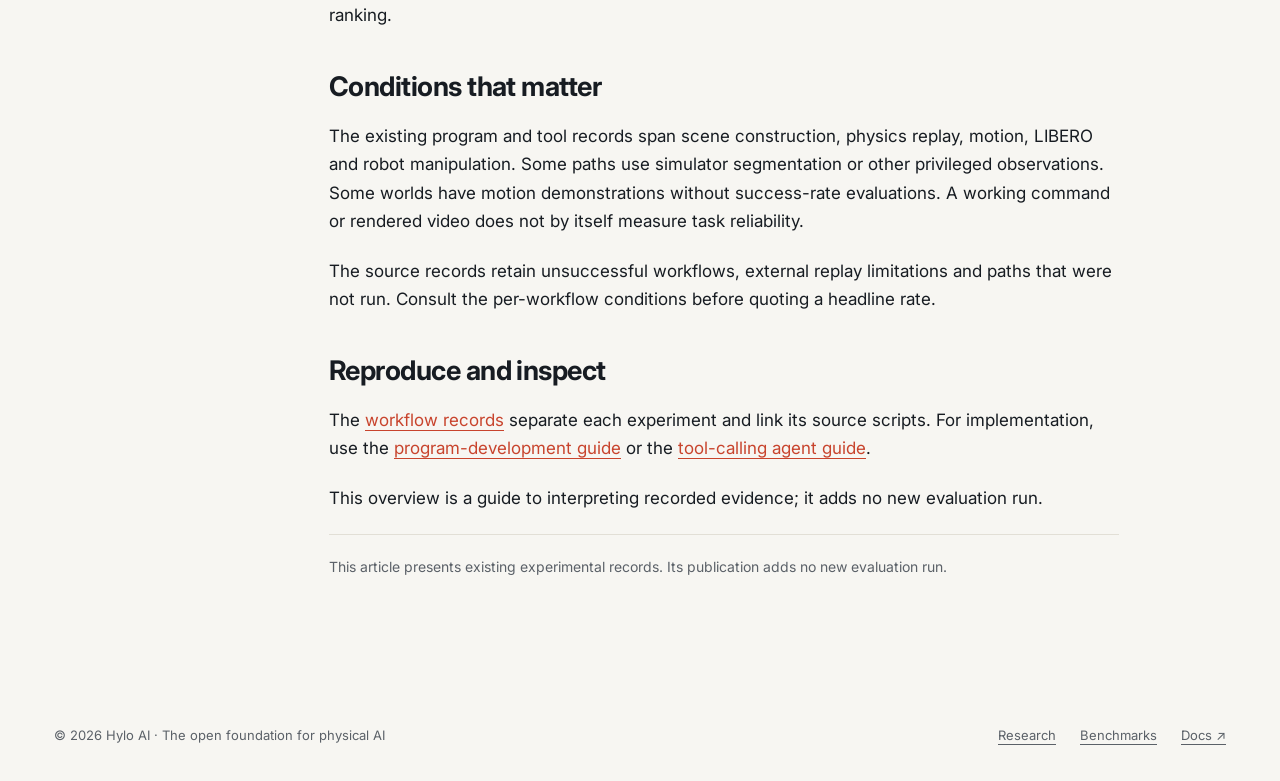
<file: research/articles/programs-and-tools/index.html>
<!doctype html>
<html lang="en"><head><meta charset="utf-8"><meta name="viewport" content="width=device-width, initial-scale=1">
<title>Programs and tool-calling agents: reading the evidence · Hylo Research</title><meta name="description" content="Separate supplied programs, model-written revisions and interactive tool use before comparing outcomes.">
<link rel="canonical" href="https://hyloai.github.io/research/articles/programs-and-tools/"><meta property="og:title" content="Programs and tool-calling agents: reading the evidence · Hylo Research">
<meta property="og:description" content="Separate supplied programs, model-written revisions and interactive tool use before comparing outcomes."><meta property="og:url" content="https://hyloai.github.io/research/articles/programs-and-tools/">
<link rel="icon" href="/assets/logo.svg" type="image/svg+xml"><link rel="stylesheet" href="/assets/research.css">
<link rel="preconnect" href="https://fonts.googleapis.com"><link rel="preconnect" href="https://fonts.gstatic.com" crossorigin>
<link rel="stylesheet" href="https://fonts.googleapis.com/css2?family=Inter:wght@400;500;600;700;800&display=swap">
</head><body><a class="skip" href="#main" data-i18n="skip">Skip to content</a>
<header class="top"><div class="wrap"><a class="brand" href="/" aria-label="Hylo home"><img src="/assets/logo.svg" alt="" width="30" height="30">Hylo</a>
<nav class="links" id="site-nav" aria-label="Main navigation"><a href="/" data-i18n="home">Home</a><a href="/research/" data-i18n="research" aria-current="true">Research</a><a href="/research/benchmarks/" data-i18n="benchmarks" >Benchmarks</a><a href="/hylo-docs/" data-i18n="docs">Docs ↗</a><a href="https://github.com/HyloAI">GitHub ↗</a></nav>
<button class="lang" id="lang" aria-label="切换到中文" type="button">中文</button><button class="menu" id="menu" type="button" aria-expanded="false" aria-controls="site-nav" data-i18n="menu">Menu</button></div></header>
<main id="main" class="wrap"><div class="article-head"><div class="breadcrumb"><a href="/research/" data-i18n="research">Research</a> / <span data-i18n="Study">Study</span></div>
<div class="eyebrow">Agents · Skills</div><h1 data-i18n="title">Programs and tool-calling agents: reading the evidence</h1><p class="summary" data-i18n="summary">Separate supplied programs, model-written revisions and interactive tool use before comparing outcomes.</p>
<div class="meta"><span data-i18n="published">Published</span> <time datetime="2026-11-05">2026-11-05</time></div><p class="language-note" data-zh-only hidden>以下研究正文为英文，实验日期见正文。</p></div><div class="article-layout"><aside class="toc" aria-label="On this page"><p data-i18n="contents">On this page</p><div class="toc">
<ul>
<li><a href="#the-question">The question</a></li>
<li><a href="#three-distinct-workflows">Three distinct workflows</a></li>
<li><a href="#conditions-that-matter">Conditions that matter</a></li>
<li><a href="#reproduce-and-inspect">Reproduce and inspect</a></li>
</ul>
</div>
</aside><article class="article-body" lang="en"><img class="article-cover" src="/assets/tools-llm-stack.jpg" alt="Panda robot stacking blocks in the recorded tool-calling demonstration"><h2 id="the-question">The question</h2>
<p>A successful robot episode can come from a supplied program, a program revised by a model or a model choosing tools during execution. Which part of the system did the experiment actually evaluate?</p>
<h2 id="three-distinct-workflows">Three distinct workflows</h2>
<div class="table-scroll" role="region" aria-label="Results table" tabindex="0"><table>
<thead>
<tr>
<th>Workflow</th>
<th>What changes</th>
<th>Evidence to inspect</th>
</tr>
</thead>
<tbody>
<tr>
<td>Supplied task programs</td>
<td>A developer writes the policy logic</td>
<td>Observation access, supplied helpers, task coverage and failures</td>
</tr>
<tr>
<td>Model-developed programs</td>
<td>A model revises code before it is frozen for evaluation</td>
<td>Development cases, independent gate and held-out report</td>
</tr>
<tr>
<td>Interactive tool-calling agents</td>
<td>A model makes decisions during the episode</td>
<td>Tool trace, model calls and independent task verdict</td>
</tr>
</tbody>
</table></div>
<p>The <a href="/research/articles/program-skills/">sorting skill study</a> belongs to the second category. The <a href="/hylo-docs/user-guide/agents/robot-control/">recorded robot-control case</a> belongs to the third. Their outcomes describe different experiments and should not be placed on a shared ranking.</p>
<h2 id="conditions-that-matter">Conditions that matter</h2>
<p>The existing program and tool records span scene construction, physics replay, motion, LIBERO and robot manipulation. Some paths use simulator segmentation or other privileged observations. Some worlds have motion demonstrations without success-rate evaluations. A working command or rendered video does not by itself measure task reliability.</p>
<p>The source records retain unsuccessful workflows, external replay limitations and paths that were not run. Consult the per-workflow conditions before quoting a headline rate.</p>
<h2 id="reproduce-and-inspect">Reproduce and inspect</h2>
<p>The <a href="/hylo-docs/developer-guide/validation/tool-agents/">workflow records</a> separate each experiment and link its source scripts. For implementation, use the <a href="/hylo-docs/user-guide/developing-strategies/">program-development guide</a> or the <a href="/hylo-docs/user-guide/tool-agents/">tool-calling agent guide</a>.</p>
<p>This overview is a guide to interpreting recorded evidence; it adds no new evaluation run.</p><p class="evidence-note" data-i18n="evidence">This article presents existing experimental records. Its publication adds no new evaluation run.</p></article></div></main>
<footer><div class="wrap"><span>© 2026 Hylo AI · <span data-i18n="footer">The open foundation for physical AI</span></span><nav aria-label="Footer"><a href="/research/" data-i18n="research">Research</a><a href="/research/benchmarks/" data-i18n="benchmarks">Benchmarks</a><a href="/hylo-docs/" data-i18n="docs">Docs ↗</a></nav></div></footer>
<script id="translations" type="application/json">{"home": "首页", "research": "研究", "benchmarks": "评测", "docs": "文档 ↗", "menu": "菜单", "skip": "跳到正文", "kicker": "Hylo Research", "hero": "在交互中学习。", "intro": "研究智能体如何行动、从经验中学习，并复用已验证的技能。每项结果都保留实验条件、证据和局限。", "featured": "精选研究", "all": "全部研究", "read": "阅读研究 →", "explore": "查看评测 →", "benchmark.title": "统一协议，分别评测", "benchmark.desc": "查看 MuJoCo reach 的已记录结果。不同协议版本单独展示，附带来源和复现方法。", "benchmark.hero": "Benchmarks", "benchmark.intro": "按任务和评测协议组织的实验结果。每份记录说明测量范围、版本和来源。", "All": "全部", "Skills": "技能", "Agents": "智能体", "Memory": "记忆", "Physical RSI": "Physical RSI", "Study": "研究", "Experiment": "实验", "overview": "研究概览", "contents": "本文内容", "published": "发布于", "footer": "开源的物理 AI 平台", "evidence": "本文整理已有实验记录；发布这篇文章没有产生新的评测结果。", "data": "下载结果数据 →", "mujoco.title": "MuJoCo reach：参考策略评测", "mujoco.summary": "两个协议版本的结果分别列出，保留各自的测量条件与来源。", "title": "程序与工具调用智能体：如何解读实验结果", "summary": "区分预写程序、模型修改的程序和交互式工具调用，再理解各自的实验结果。"}</script><script src="/assets/research.js" defer></script></body></html>
</file>
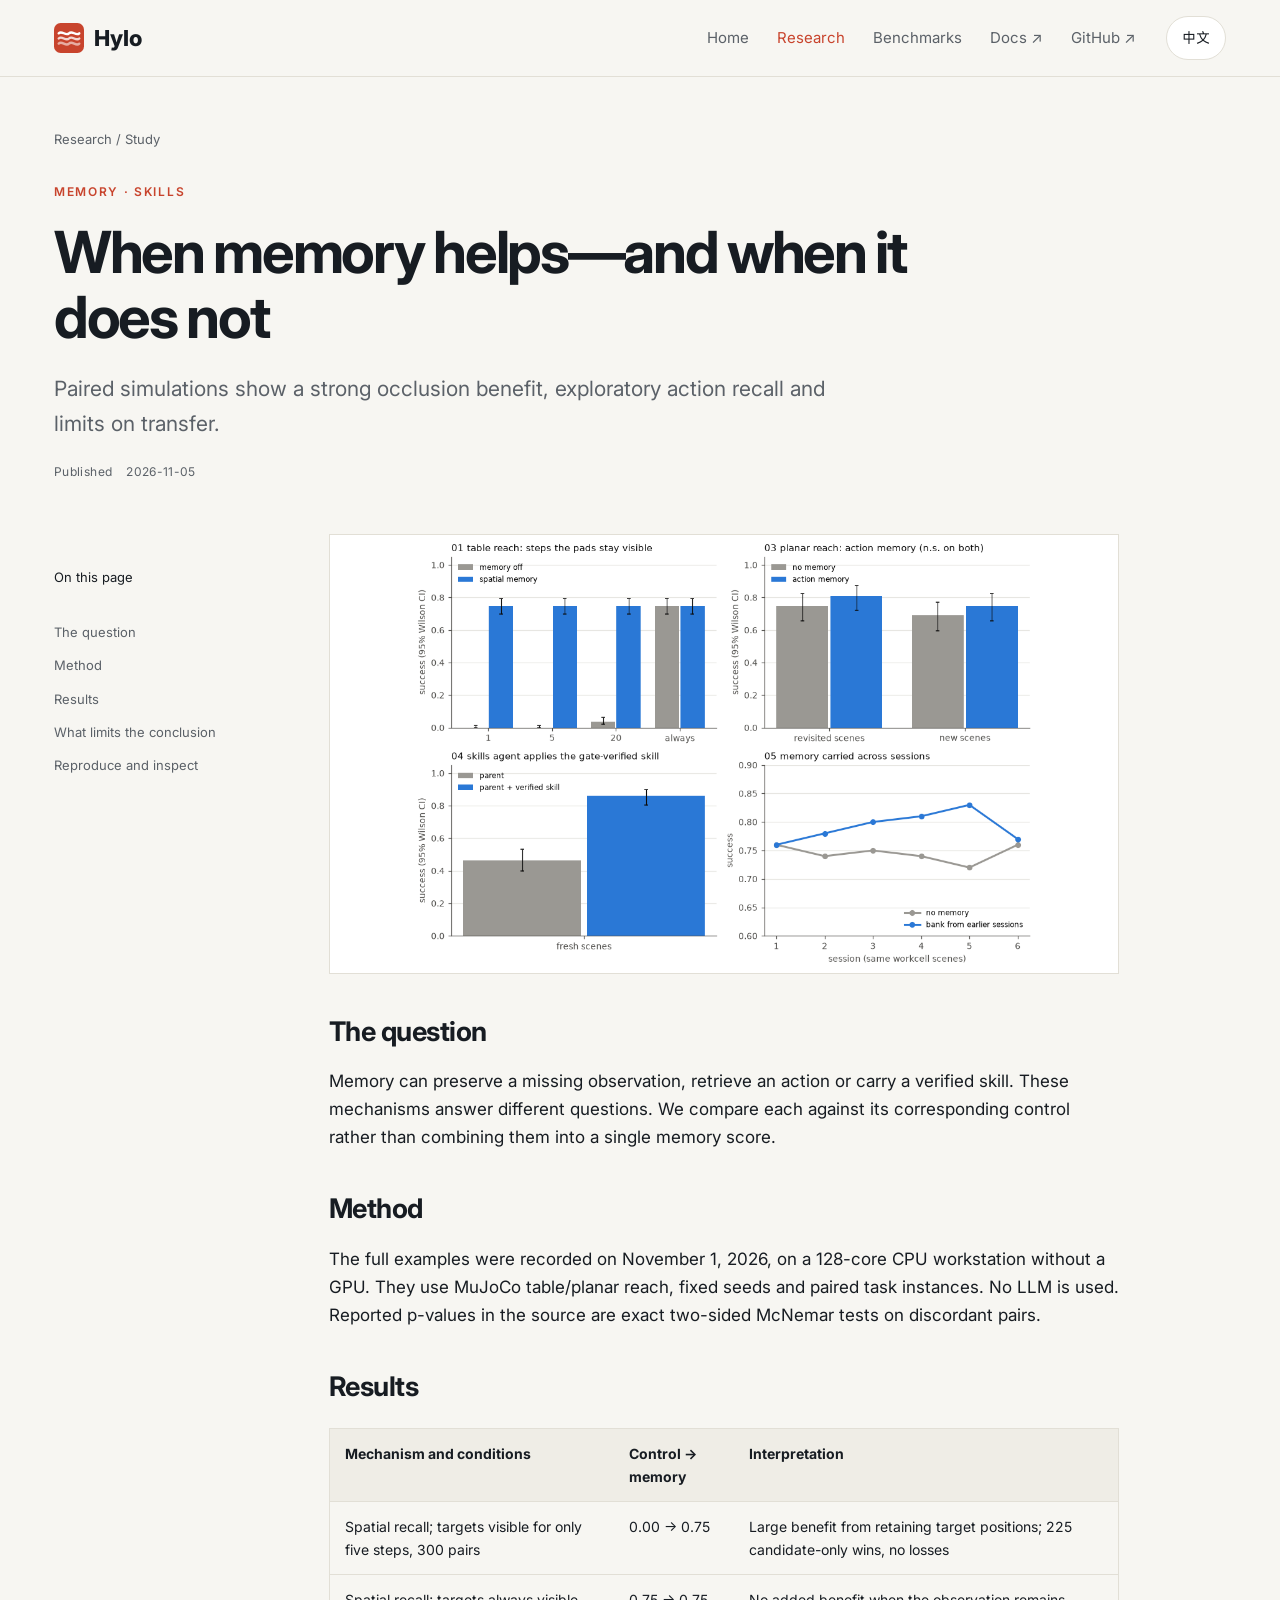
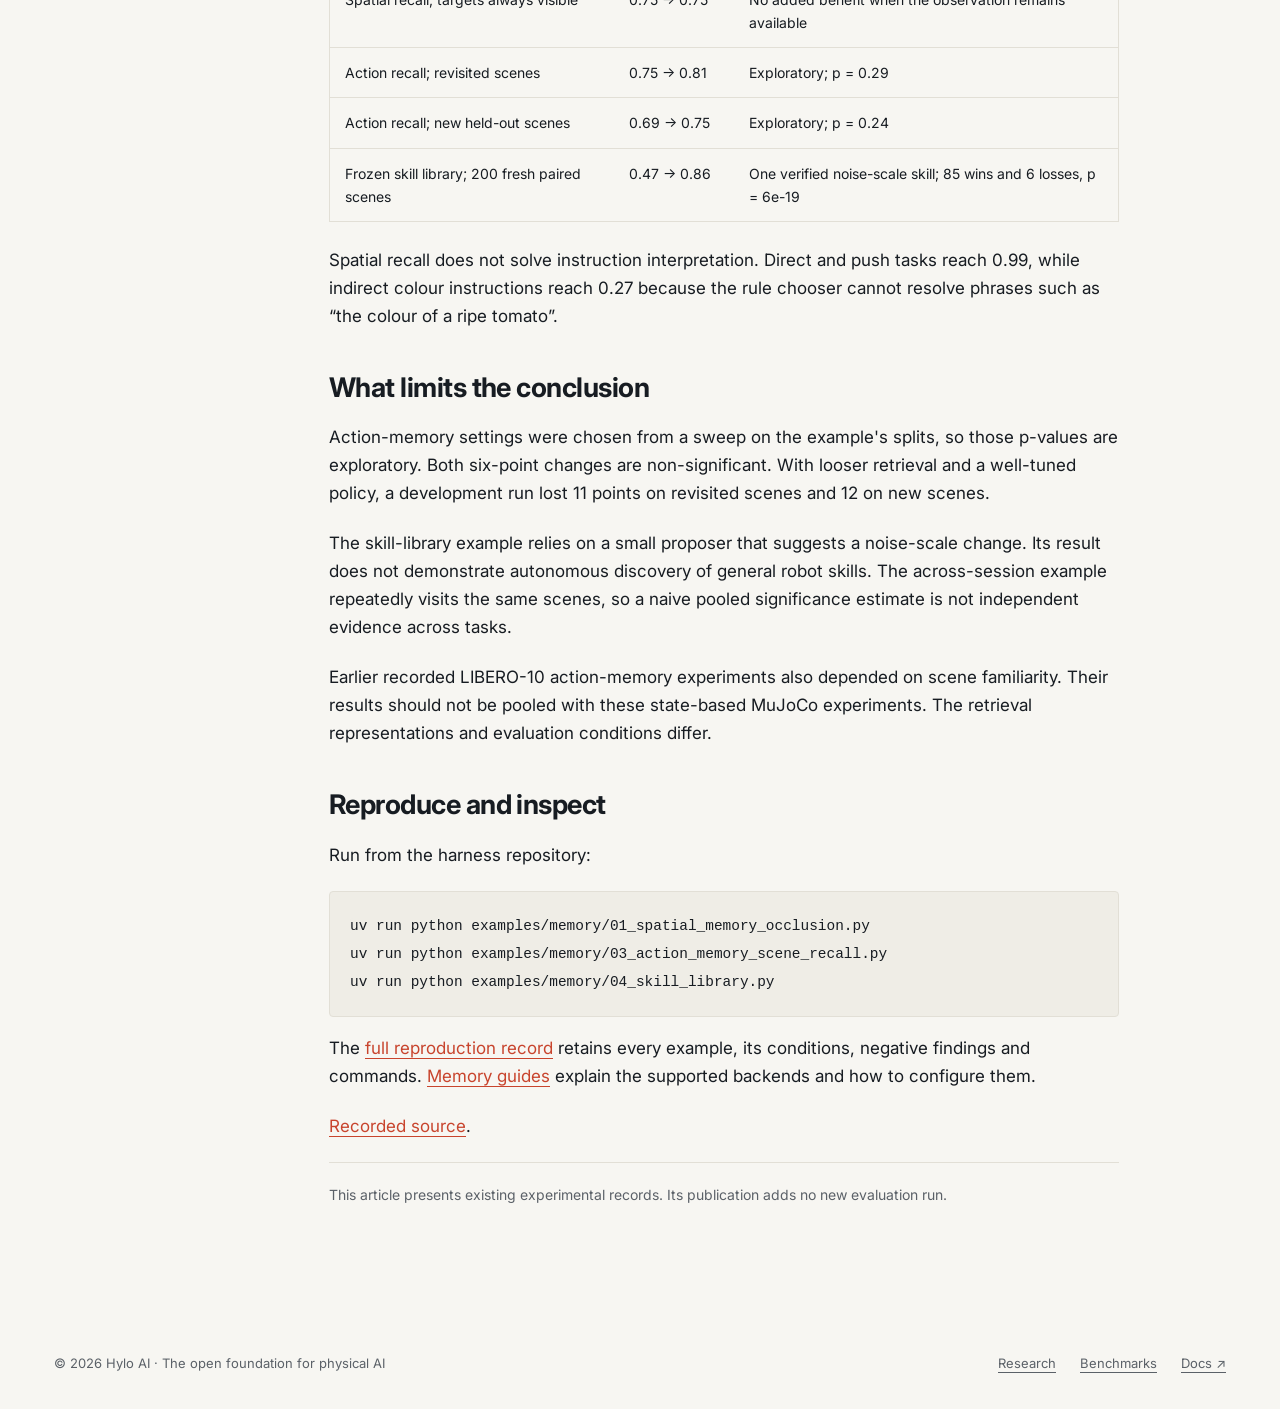
<file: research/articles/when-memory-helps/index.html>
<!doctype html>
<html lang="en"><head><meta charset="utf-8"><meta name="viewport" content="width=device-width, initial-scale=1">
<title>When memory helps—and when it does not · Hylo Research</title><meta name="description" content="Paired simulations show a strong occlusion benefit, exploratory action recall and limits on transfer.">
<link rel="canonical" href="https://hyloai.github.io/research/articles/when-memory-helps/"><meta property="og:title" content="When memory helps—and when it does not · Hylo Research">
<meta property="og:description" content="Paired simulations show a strong occlusion benefit, exploratory action recall and limits on transfer."><meta property="og:url" content="https://hyloai.github.io/research/articles/when-memory-helps/">
<link rel="icon" href="/assets/logo.svg" type="image/svg+xml"><link rel="stylesheet" href="/assets/research.css">
<link rel="preconnect" href="https://fonts.googleapis.com"><link rel="preconnect" href="https://fonts.gstatic.com" crossorigin>
<link rel="stylesheet" href="https://fonts.googleapis.com/css2?family=Inter:wght@400;500;600;700;800&display=swap">
</head><body><a class="skip" href="#main" data-i18n="skip">Skip to content</a>
<header class="top"><div class="wrap"><a class="brand" href="/" aria-label="Hylo home"><img src="/assets/logo.svg" alt="" width="30" height="30">Hylo</a>
<nav class="links" id="site-nav" aria-label="Main navigation"><a href="/" data-i18n="home">Home</a><a href="/research/" data-i18n="research" aria-current="true">Research</a><a href="/research/benchmarks/" data-i18n="benchmarks" >Benchmarks</a><a href="/hylo-docs/" data-i18n="docs">Docs ↗</a><a href="https://github.com/HyloAI">GitHub ↗</a></nav>
<button class="lang" id="lang" aria-label="切换到中文" type="button">中文</button><button class="menu" id="menu" type="button" aria-expanded="false" aria-controls="site-nav" data-i18n="menu">Menu</button></div></header>
<main id="main" class="wrap"><div class="article-head"><div class="breadcrumb"><a href="/research/" data-i18n="research">Research</a> / <span data-i18n="Study">Study</span></div>
<div class="eyebrow">Memory · Skills</div><h1 data-i18n="title">When memory helps—and when it does not</h1><p class="summary" data-i18n="summary">Paired simulations show a strong occlusion benefit, exploratory action recall and limits on transfer.</p>
<div class="meta"><span data-i18n="published">Published</span> <time datetime="2026-11-05">2026-11-05</time></div><p class="language-note" data-zh-only hidden>以下研究正文为英文，实验日期见正文。</p></div><div class="article-layout"><aside class="toc" aria-label="On this page"><p data-i18n="contents">On this page</p><div class="toc">
<ul>
<li><a href="#the-question">The question</a></li>
<li><a href="#method">Method</a></li>
<li><a href="#results">Results</a></li>
<li><a href="#what-limits-the-conclusion">What limits the conclusion</a></li>
<li><a href="#reproduce-and-inspect">Reproduce and inspect</a></li>
</ul>
</div>
</aside><article class="article-body" lang="en"><img class="article-cover" src="/research/assets/memory-results.png" alt="Recorded memory comparisons with confidence intervals"><h2 id="the-question">The question</h2>
<p>Memory can preserve a missing observation, retrieve an action or carry a verified skill. These mechanisms answer different questions. We compare each against its corresponding control rather than combining them into a single memory score.</p>
<h2 id="method">Method</h2>
<p>The full examples were recorded on November 1, 2026, on a 128-core CPU workstation without a GPU. They use MuJoCo table/planar reach, fixed seeds and paired task instances. No LLM is used. Reported p-values in the source are exact two-sided McNemar tests on discordant pairs.</p>
<h2 id="results">Results</h2>
<div class="table-scroll" role="region" aria-label="Results table" tabindex="0"><table>
<thead>
<tr>
<th>Mechanism and conditions</th>
<th>Control → memory</th>
<th>Interpretation</th>
</tr>
</thead>
<tbody>
<tr>
<td>Spatial recall; targets visible for only five steps, 300 pairs</td>
<td>0.00 → 0.75</td>
<td>Large benefit from retaining target positions; 225 candidate-only wins, no losses</td>
</tr>
<tr>
<td>Spatial recall; targets always visible</td>
<td>0.75 → 0.75</td>
<td>No added benefit when the observation remains available</td>
</tr>
<tr>
<td>Action recall; revisited scenes</td>
<td>0.75 → 0.81</td>
<td>Exploratory; p = 0.29</td>
</tr>
<tr>
<td>Action recall; new held-out scenes</td>
<td>0.69 → 0.75</td>
<td>Exploratory; p = 0.24</td>
</tr>
<tr>
<td>Frozen skill library; 200 fresh paired scenes</td>
<td>0.47 → 0.86</td>
<td>One verified noise-scale skill; 85 wins and 6 losses, p = 6e-19</td>
</tr>
</tbody>
</table></div>
<p>Spatial recall does not solve instruction interpretation. Direct and push tasks reach 0.99, while indirect colour instructions reach 0.27 because the rule chooser cannot resolve phrases such as “the colour of a ripe tomato”.</p>
<h2 id="what-limits-the-conclusion">What limits the conclusion</h2>
<p>Action-memory settings were chosen from a sweep on the example's splits, so those p-values are exploratory. Both six-point changes are non-significant. With looser retrieval and a well-tuned policy, a development run lost 11 points on revisited scenes and 12 on new scenes.</p>
<p>The skill-library example relies on a small proposer that suggests a noise-scale change. Its result does not demonstrate autonomous discovery of general robot skills. The across-session example repeatedly visits the same scenes, so a naive pooled significance estimate is not independent evidence across tasks.</p>
<p>Earlier recorded LIBERO-10 action-memory experiments also depended on scene familiarity. Their results should not be pooled with these state-based MuJoCo experiments. The retrieval representations and evaluation conditions differ.</p>
<h2 id="reproduce-and-inspect">Reproduce and inspect</h2>
<p>Run from the harness repository:</p>
<pre><code class="language-bash">uv run python examples/memory/01_spatial_memory_occlusion.py
uv run python examples/memory/03_action_memory_scene_recall.py
uv run python examples/memory/04_skill_library.py
</code></pre>
<p>The <a href="/hylo-docs/developer-guide/validation/memory/">full reproduction record</a> retains every example, its conditions, negative findings and commands. <a href="/hylo-docs/user-guide/memory/">Memory guides</a> explain the supported backends and how to configure them.</p>
<p><a href="https://github.com/HyloAI/hylo-harness/blob/9c3138b645ba7ee25f663d26807898f4b5374cb6/examples/memory/README.md">Recorded source</a>.</p><p class="evidence-note" data-i18n="evidence">This article presents existing experimental records. Its publication adds no new evaluation run.</p></article></div></main>
<footer><div class="wrap"><span>© 2026 Hylo AI · <span data-i18n="footer">The open foundation for physical AI</span></span><nav aria-label="Footer"><a href="/research/" data-i18n="research">Research</a><a href="/research/benchmarks/" data-i18n="benchmarks">Benchmarks</a><a href="/hylo-docs/" data-i18n="docs">Docs ↗</a></nav></div></footer>
<script id="translations" type="application/json">{"home": "首页", "research": "研究", "benchmarks": "评测", "docs": "文档 ↗", "menu": "菜单", "skip": "跳到正文", "kicker": "Hylo Research", "hero": "在交互中学习。", "intro": "研究智能体如何行动、从经验中学习，并复用已验证的技能。每项结果都保留实验条件、证据和局限。", "featured": "精选研究", "all": "全部研究", "read": "阅读研究 →", "explore": "查看评测 →", "benchmark.title": "统一协议，分别评测", "benchmark.desc": "查看 MuJoCo reach 的已记录结果。不同协议版本单独展示，附带来源和复现方法。", "benchmark.hero": "Benchmarks", "benchmark.intro": "按任务和评测协议组织的实验结果。每份记录说明测量范围、版本和来源。", "All": "全部", "Skills": "技能", "Agents": "智能体", "Memory": "记忆", "Physical RSI": "Physical RSI", "Study": "研究", "Experiment": "实验", "overview": "研究概览", "contents": "本文内容", "published": "发布于", "footer": "开源的物理 AI 平台", "evidence": "本文整理已有实验记录；发布这篇文章没有产生新的评测结果。", "data": "下载结果数据 →", "mujoco.title": "MuJoCo reach：参考策略评测", "mujoco.summary": "两个协议版本的结果分别列出，保留各自的测量条件与来源。", "title": "记忆何时有效，何时无效", "summary": "配对仿真实验展示遮挡下的收益、动作检索的探索性结果，以及迁移的边界。"}</script><script src="/assets/research.js" defer></script></body></html>
</file>
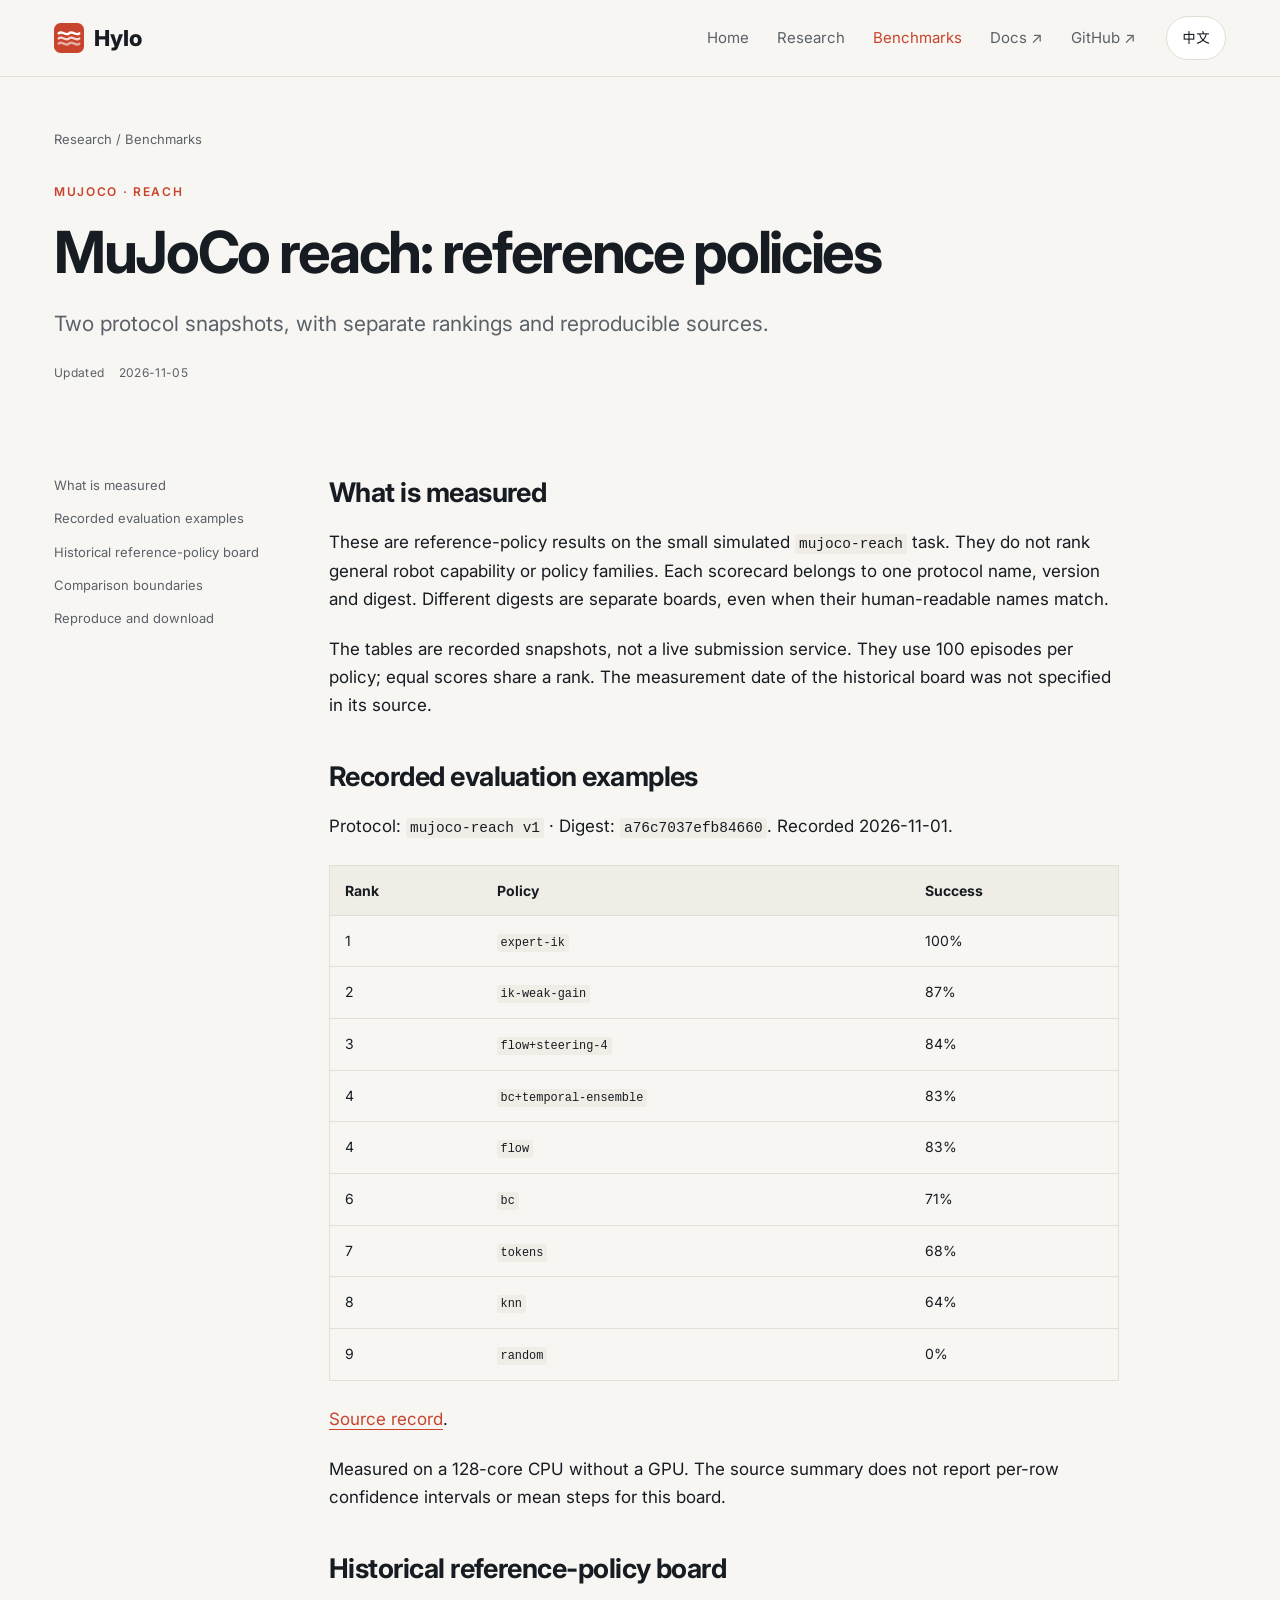
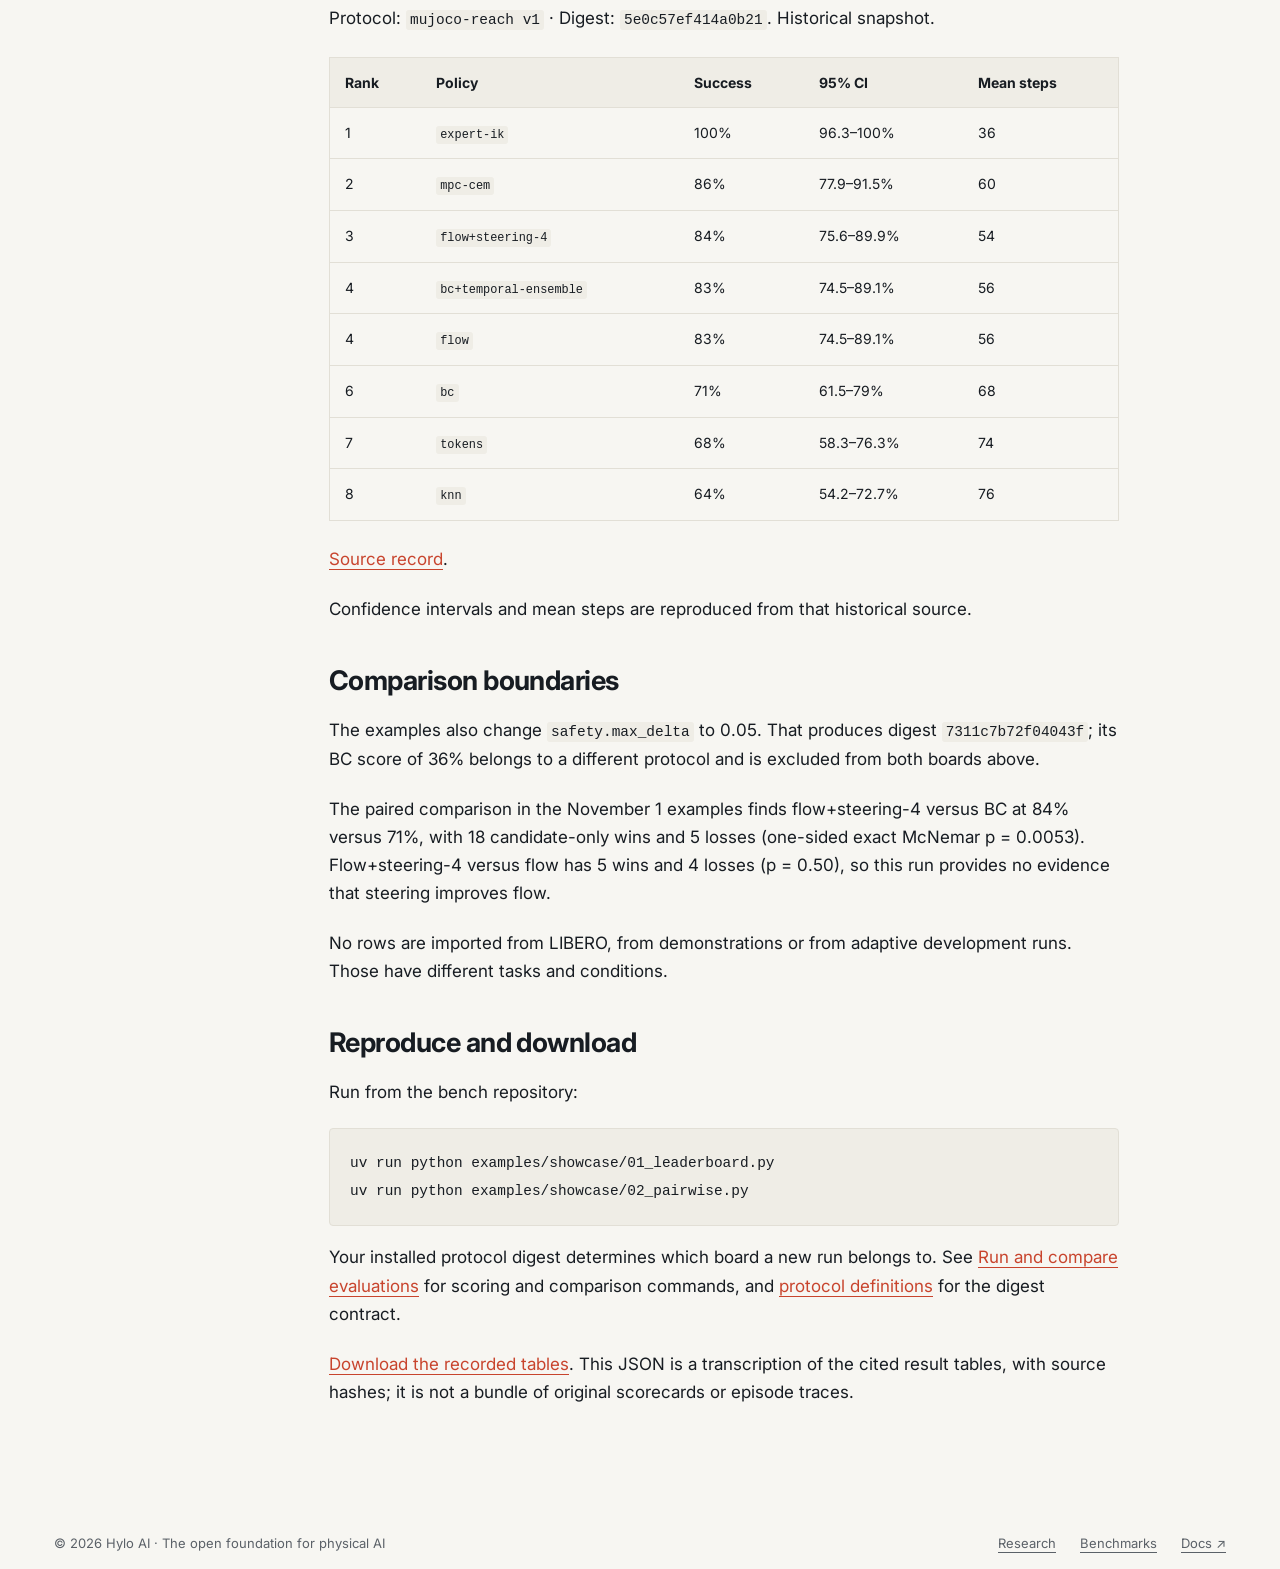
<file: research/benchmarks/mujoco-reach/index.html>
<!doctype html>
<html lang="en"><head><meta charset="utf-8"><meta name="viewport" content="width=device-width, initial-scale=1">
<title>MuJoCo reach: reference policies · Hylo Research</title><meta name="description" content="Recorded reference-policy results, separated by protocol digest.">
<link rel="canonical" href="https://hyloai.github.io/research/benchmarks/mujoco-reach/"><meta property="og:title" content="MuJoCo reach: reference policies · Hylo Research">
<meta property="og:description" content="Recorded reference-policy results, separated by protocol digest."><meta property="og:url" content="https://hyloai.github.io/research/benchmarks/mujoco-reach/">
<link rel="icon" href="/assets/logo.svg" type="image/svg+xml"><link rel="stylesheet" href="/assets/research.css">
<link rel="preconnect" href="https://fonts.googleapis.com"><link rel="preconnect" href="https://fonts.gstatic.com" crossorigin>
<link rel="stylesheet" href="https://fonts.googleapis.com/css2?family=Inter:wght@400;500;600;700;800&display=swap">
</head><body><a class="skip" href="#main" data-i18n="skip">Skip to content</a>
<header class="top"><div class="wrap"><a class="brand" href="/" aria-label="Hylo home"><img src="/assets/logo.svg" alt="" width="30" height="30">Hylo</a>
<nav class="links" id="site-nav" aria-label="Main navigation"><a href="/" data-i18n="home">Home</a><a href="/research/" data-i18n="research" >Research</a><a href="/research/benchmarks/" data-i18n="benchmarks" aria-current="true">Benchmarks</a><a href="/hylo-docs/" data-i18n="docs">Docs ↗</a><a href="https://github.com/HyloAI">GitHub ↗</a></nav>
<button class="lang" id="lang" aria-label="切换到中文" type="button">中文</button><button class="menu" id="menu" type="button" aria-expanded="false" aria-controls="site-nav" data-i18n="menu">Menu</button></div></header>
<main id="main" class="wrap"><div class="article-head"><div class="breadcrumb"><a href="/research/">Research</a> / <a href="/research/benchmarks/">Benchmarks</a></div><div class="eyebrow">MuJoCo · Reach</div><h1 data-i18n="mujoco.title">MuJoCo reach: reference policies</h1><p class="summary" data-i18n="mujoco.summary">Two protocol snapshots, with separate rankings and reproducible sources.</p><div class="meta">Updated <time datetime="2026-11-05">2026-11-05</time></div><p class="language-note" data-zh-only hidden>以下评测说明为英文。</p></div><div class="article-layout"><aside class="toc" aria-label="On this page"><div class="toc">
<ul>
<li><a href="#what-is-measured">What is measured</a></li>
<li><a href="#recorded-evaluation-examples">Recorded evaluation examples</a></li>
<li><a href="#historical-reference-policy-board">Historical reference-policy board</a></li>
<li><a href="#comparison-boundaries">Comparison boundaries</a></li>
<li><a href="#reproduce-and-download">Reproduce and download</a></li>
</ul>
</div>
</aside><article class="article-body" lang="en"><h2 id="what-is-measured">What is measured</h2>
<p>These are reference-policy results on the small simulated <code>mujoco-reach</code> task. They do not rank general robot capability or policy families. Each scorecard belongs to one protocol name, version and digest. Different digests are separate boards, even when their human-readable names match.</p>
<p>The tables are recorded snapshots, not a live submission service. They use 100 episodes per policy; equal scores share a rank. The measurement date of the historical board was not specified in its source.</p>
<h2 id="recorded-evaluation-examples">Recorded evaluation examples</h2>
<p>Protocol: <code>mujoco-reach v1</code> · Digest: <code>a76c7037efb84660</code>. Recorded 2026-11-01.</p>
<div class="table-scroll" role="region" aria-label="Results table" tabindex="0"><table>
<thead>
<tr>
<th>Rank</th>
<th>Policy</th>
<th>Success</th>
</tr>
</thead>
<tbody>
<tr>
<td>1</td>
<td><code>expert-ik</code></td>
<td>100%</td>
</tr>
<tr>
<td>2</td>
<td><code>ik-weak-gain</code></td>
<td>87%</td>
</tr>
<tr>
<td>3</td>
<td><code>flow+steering-4</code></td>
<td>84%</td>
</tr>
<tr>
<td>4</td>
<td><code>bc+temporal-ensemble</code></td>
<td>83%</td>
</tr>
<tr>
<td>4</td>
<td><code>flow</code></td>
<td>83%</td>
</tr>
<tr>
<td>6</td>
<td><code>bc</code></td>
<td>71%</td>
</tr>
<tr>
<td>7</td>
<td><code>tokens</code></td>
<td>68%</td>
</tr>
<tr>
<td>8</td>
<td><code>knn</code></td>
<td>64%</td>
</tr>
<tr>
<td>9</td>
<td><code>random</code></td>
<td>0%</td>
</tr>
</tbody>
</table></div>
<p><a href="https://github.com/HyloAI/hylo-bench/blob/f6aa505b1dde62632ec7671f5529166b02c0d49f/examples/showcase/README.md">Source record</a>.</p>
<p>Measured on a 128-core CPU without a GPU. The source summary does not report per-row confidence intervals or mean steps for this board.</p>
<h2 id="historical-reference-policy-board">Historical reference-policy board</h2>
<p>Protocol: <code>mujoco-reach v1</code> · Digest: <code>5e0c57ef414a0b21</code>. Historical snapshot.</p>
<div class="table-scroll" role="region" aria-label="Results table" tabindex="0"><table>
<thead>
<tr>
<th>Rank</th>
<th>Policy</th>
<th>Success</th>
<th>95% CI</th>
<th>Mean steps</th>
</tr>
</thead>
<tbody>
<tr>
<td>1</td>
<td><code>expert-ik</code></td>
<td>100%</td>
<td>96.3–100%</td>
<td>36</td>
</tr>
<tr>
<td>2</td>
<td><code>mpc-cem</code></td>
<td>86%</td>
<td>77.9–91.5%</td>
<td>60</td>
</tr>
<tr>
<td>3</td>
<td><code>flow+steering-4</code></td>
<td>84%</td>
<td>75.6–89.9%</td>
<td>54</td>
</tr>
<tr>
<td>4</td>
<td><code>bc+temporal-ensemble</code></td>
<td>83%</td>
<td>74.5–89.1%</td>
<td>56</td>
</tr>
<tr>
<td>4</td>
<td><code>flow</code></td>
<td>83%</td>
<td>74.5–89.1%</td>
<td>56</td>
</tr>
<tr>
<td>6</td>
<td><code>bc</code></td>
<td>71%</td>
<td>61.5–79%</td>
<td>68</td>
</tr>
<tr>
<td>7</td>
<td><code>tokens</code></td>
<td>68%</td>
<td>58.3–76.3%</td>
<td>74</td>
</tr>
<tr>
<td>8</td>
<td><code>knn</code></td>
<td>64%</td>
<td>54.2–72.7%</td>
<td>76</td>
</tr>
</tbody>
</table></div>
<p><a href="https://github.com/HyloAI/hylo-docs/blob/c2de438c9219ac27106067f10b83f3c9c3010dcb/docs/benchmarking/leaderboard.md">Source record</a>.</p>
<p>Confidence intervals and mean steps are reproduced from that historical source.</p>
<h2 id="comparison-boundaries">Comparison boundaries</h2>
<p>The examples also change <code>safety.max_delta</code> to 0.05. That produces digest <code>7311c7b72f04043f</code>; its BC score of 36% belongs to a different protocol and is excluded from both boards above.</p>
<p>The paired comparison in the November 1 examples finds flow+steering-4 versus BC at 84% versus 71%, with 18 candidate-only wins and 5 losses (one-sided exact McNemar p = 0.0053). Flow+steering-4 versus flow has 5 wins and 4 losses (p = 0.50), so this run provides no evidence that steering improves flow.</p>
<p>No rows are imported from LIBERO, from demonstrations or from adaptive development runs. Those have different tasks and conditions.</p>
<h2 id="reproduce-and-download">Reproduce and download</h2>
<p>Run from the bench repository:</p>
<pre><code class="language-bash">uv run python examples/showcase/01_leaderboard.py
uv run python examples/showcase/02_pairwise.py
</code></pre>
<p>Your installed protocol digest determines which board a new run belongs to. See <a href="/hylo-docs/benchmarking/leaderboard/">Run and compare evaluations</a> for scoring and comparison commands, and <a href="/hylo-docs/benchmarking/protocols/">protocol definitions</a> for the digest contract.</p>
<p><a href="/research/data/mujoco-reach.json">Download the recorded tables</a>. This JSON is a transcription of the cited result tables, with source hashes; it is not a bundle of original scorecards or episode traces.</p></article></div></main>
<footer><div class="wrap"><span>© 2026 Hylo AI · <span data-i18n="footer">The open foundation for physical AI</span></span><nav aria-label="Footer"><a href="/research/" data-i18n="research">Research</a><a href="/research/benchmarks/" data-i18n="benchmarks">Benchmarks</a><a href="/hylo-docs/" data-i18n="docs">Docs ↗</a></nav></div></footer>
<script id="translations" type="application/json">{"home": "首页", "research": "研究", "benchmarks": "评测", "docs": "文档 ↗", "menu": "菜单", "skip": "跳到正文", "kicker": "Hylo Research", "hero": "在交互中学习。", "intro": "研究智能体如何行动、从经验中学习，并复用已验证的技能。每项结果都保留实验条件、证据和局限。", "featured": "精选研究", "all": "全部研究", "read": "阅读研究 →", "explore": "查看评测 →", "benchmark.title": "统一协议，分别评测", "benchmark.desc": "查看 MuJoCo reach 的已记录结果。不同协议版本单独展示，附带来源和复现方法。", "benchmark.hero": "Benchmarks", "benchmark.intro": "按任务和评测协议组织的实验结果。每份记录说明测量范围、版本和来源。", "All": "全部", "Skills": "技能", "Agents": "智能体", "Memory": "记忆", "Physical RSI": "Physical RSI", "Study": "研究", "Experiment": "实验", "overview": "研究概览", "contents": "本文内容", "published": "发布于", "footer": "开源的物理 AI 平台", "evidence": "本文整理已有实验记录；发布这篇文章没有产生新的评测结果。", "data": "下载结果数据 →", "mujoco.title": "MuJoCo reach：参考策略评测", "mujoco.summary": "两个协议版本的结果分别列出，保留各自的测量条件与来源。"}</script><script src="/assets/research.js" defer></script></body></html>
</file>
<file: assets/research.css>
@font-face{font-family:MiSans;src:url('/assets/fonts/misans-400.woff2') format('woff2');font-weight:400;font-display:swap}
@font-face{font-family:MiSans;src:url('/assets/fonts/misans-600.woff2') format('woff2');font-weight:600 900;font-display:swap}
:root{--bg:#f7f6f2;--surface:#fff;--ink:#171c22;--muted:#5b6168;--line:#e2dfd6;--accent:#c8442d;--sunk:#efede6;--font:Inter,MiSans,Arial,sans-serif}
@media(prefers-color-scheme:dark){:root{--bg:#121416;--surface:#1a1d21;--ink:#eceae4;--muted:#a2a6ab;--line:#2b2f34;--accent:#e8664d;--sunk:#24282d;color-scheme:dark}}
*{box-sizing:border-box}body{margin:0;background:var(--bg);color:var(--ink);font:400 17px/1.65 var(--font)}a{color:inherit;text-underline-offset:4px}img{max-width:100%;height:auto;display:block}button{font:inherit;color:inherit}button,a{-webkit-tap-highlight-color:transparent}:focus-visible{outline:2px solid var(--accent);outline-offset:5px}[hidden]{display:none!important}.wrap{max-width:1220px;padding-inline:24px;margin:auto}.top{border-bottom:1px solid var(--line);background:var(--bg);position:sticky;top:0;z-index:10}.top .wrap{display:flex;align-items:center;gap:30px;min-height:76px}.brand{display:flex;align-items:center;gap:10px;font-size:22px;font-weight:800;text-decoration:none;white-space:nowrap}.brand img{width:30px;height:30px}.links{display:flex;gap:28px;align-items:center;margin-left:auto;font-size:15px}.links a{text-decoration:none;color:var(--muted)}.links a[aria-current],.links a:hover{color:var(--accent)}.lang,.menu{border:1px solid var(--line);background:var(--surface);border-radius:30px;padding:8px 15px;min-height:44px;cursor:pointer;font-size:14px}.menu{display:none}.skip{position:absolute;left:16px;top:-80px;background:var(--surface);padding:12px;z-index:20}.skip:focus{top:8px}.eyebrow{color:var(--accent);font-size:12px;font-weight:600;letter-spacing:.14em;text-transform:uppercase}.hero{padding:80px 0 52px;border-bottom:1px solid var(--line)}.hero h1{font-size:clamp(46px,7vw,84px);line-height:1.06;letter-spacing:-.05em;margin:16px 0 24px;font-weight:800}.hero .intro{max-width:670px;font-size:21px;color:var(--muted)}.hero-links{display:flex;gap:24px;flex-wrap:wrap;margin-top:28px}.hero-links a,.text-link{color:var(--accent);font-weight:600;text-decoration:none}.hero-links a:hover,.text-link:hover{text-decoration:underline}.section{padding:48px 0;border-bottom:1px solid var(--line);scroll-margin-top:90px}.section-head{display:flex;align-items:baseline;justify-content:space-between;gap:24px;margin-bottom:25px}.section-head h2{font-size:26px;letter-spacing:-.03em;margin:0}.featured{display:grid;grid-template-columns:1.45fr 1fr;gap:36px}.feature-main{grid-row:span 2}.feature{min-width:0}.feature a{text-decoration:none}.feature a:hover h3{text-decoration:underline;text-decoration-color:var(--accent);text-underline-offset:5px}.feature h3{font-size:25px;line-height:1.25;letter-spacing:-.025em;margin:12px 0}.feature-main h3{font-size:32px}.feature p{color:var(--muted);font-size:15px;margin:12px 0}.feature img{width:100%;aspect-ratio:16/9;object-fit:cover;border:1px solid var(--line);border-radius:4px}.feature:not(.feature-main){padding-bottom:24px;border-bottom:1px solid var(--line)}.feature:not(.feature-main) img{display:none}.meta{color:var(--muted);font-size:12px;letter-spacing:.03em;display:flex;gap:14px;flex-wrap:wrap;margin:16px 0}.benchmark-banner{display:grid;grid-template-columns:1fr auto;align-items:center;gap:30px;background:var(--sunk);padding:32px;border-left:3px solid var(--accent)}.benchmark-banner h3{font-size:26px;line-height:1.25;margin:0 0 12px;letter-spacing:-.02em}.benchmark-banner p{color:var(--muted);margin:0;max-width:700px}.filters{display:flex;gap:10px;flex-wrap:wrap;margin:24px 0}.filter{border:1px solid var(--line);background:transparent;border-radius:25px;min-height:42px;padding:7px 17px;cursor:pointer;font-size:14px}.filter[aria-pressed=true]{background:var(--ink);color:var(--bg);border-color:var(--ink)}.research-row{display:grid;grid-template-columns:130px 1fr 170px;gap:25px;padding:24px 0;border-top:1px solid var(--line)}.research-row h3{font-size:22px;letter-spacing:-.02em;line-height:1.3;margin:0 0 8px}.research-row h3 a{text-decoration:none}.research-row h3 a:hover{color:var(--accent)}.research-row p{color:var(--muted);margin:0;font-size:15px}.research-row time,.research-row .topics{font-size:13px;color:var(--muted)}.results-count{font-size:13px;color:var(--muted)}.article-head{padding:52px 0 36px;max-width:900px}.breadcrumb{font-size:13px;color:var(--muted);margin-bottom:32px}.breadcrumb a{text-decoration:none}.article-head h1{font-size:clamp(35px,5vw,58px);line-height:1.12;letter-spacing:-.04em;margin:18px 0 22px}.article-head .summary{font-size:21px;color:var(--muted);max-width:780px}.article-layout{display:grid;grid-template-columns:220px minmax(0,790px);gap:55px;padding:0 0 70px}.toc{position:sticky;top:106px;align-self:start;font-size:13px;padding-top:20px}.toc ul{list-style:none;margin:0;padding:0}.toc li{margin-bottom:12px}.toc a{text-decoration:none;color:var(--muted)}.toc a:hover{color:var(--accent)}.article-body{min-width:0;overflow-wrap:anywhere}.article-body h2{font-size:27px;line-height:1.3;letter-spacing:-.02em;margin:40px 0 18px;scroll-margin-top:100px}.article-body h3{font-size:21px;scroll-margin-top:100px}.article-body p{margin:0 0 22px}.article-body a{color:var(--accent)}.article-body li{margin:10px 0}.article-body code{font-size:.85em;background:var(--sunk);padding:2px 4px;border-radius:3px}.article-body pre{background:var(--sunk);padding:20px;overflow:auto;border:1px solid var(--line);border-radius:4px}.article-body pre code{padding:0;white-space:pre;overflow-wrap:normal}.table-scroll{overflow-x:auto;margin:24px 0;border:1px solid var(--line)}table{border-collapse:collapse;width:100%;font-size:14px}td,th{padding:13px 15px;text-align:left;border-bottom:1px solid var(--line);vertical-align:top}thead{background:var(--sunk)}tr:last-child td{border-bottom:0}.article-cover{margin:0 0 30px;max-height:440px;object-fit:contain;background:var(--surface);border:1px solid var(--line);width:100%}.language-note{font-size:13px;color:var(--muted);border-left:2px solid var(--accent);padding-left:14px}.evidence-note{color:var(--muted);font-size:14px;padding:20px 0;border-top:1px solid var(--line)}footer{padding:35px 0;color:var(--muted);font-size:13px}footer .wrap{display:flex;justify-content:space-between;gap:24px;flex-wrap:wrap}footer nav{display:flex;gap:24px}.empty{padding:30px 0;color:var(--muted)}@media(max-width:800px){.top .wrap{gap:14px;flex-wrap:wrap;padding-block:12px;min-height:70px}.lang{margin-left:auto}.menu{display:block}.links{display:none;order:4;flex-basis:100%;margin:0;flex-direction:column;align-items:stretch;gap:0;border-top:1px solid var(--line)}.top.open .links{display:flex}.links a{padding:12px 0}.hero{padding:48px 0 35px}.hero .intro{font-size:18px}.featured{grid-template-columns:1fr;gap:20px}.feature-main{grid-row:auto}.feature-main h3{font-size:27px}.section{padding:32px 0}.section-head{align-items:start;flex-direction:column;gap:12px}.benchmark-banner{grid-template-columns:1fr;padding:24px}.research-row{grid-template-columns:1fr;gap:8px}.research-row .topics{order:0}.research-row h3{font-size:21px}.article-layout{grid-template-columns:1fr;gap:0}.toc{position:static;border-block:1px solid var(--line);padding:18px 0}.toc ul{display:flex;gap:15px;flex-wrap:wrap}.toc li{margin:0}.article-head{padding:32px 0}.article-head .summary{font-size:18px}.article-body h2{font-size:24px}.wrap{padding-inline:20px}footer nav{flex-wrap:wrap}}
@media(prefers-reduced-motion:no-preference){html{scroll-behavior:smooth}}
</file>
